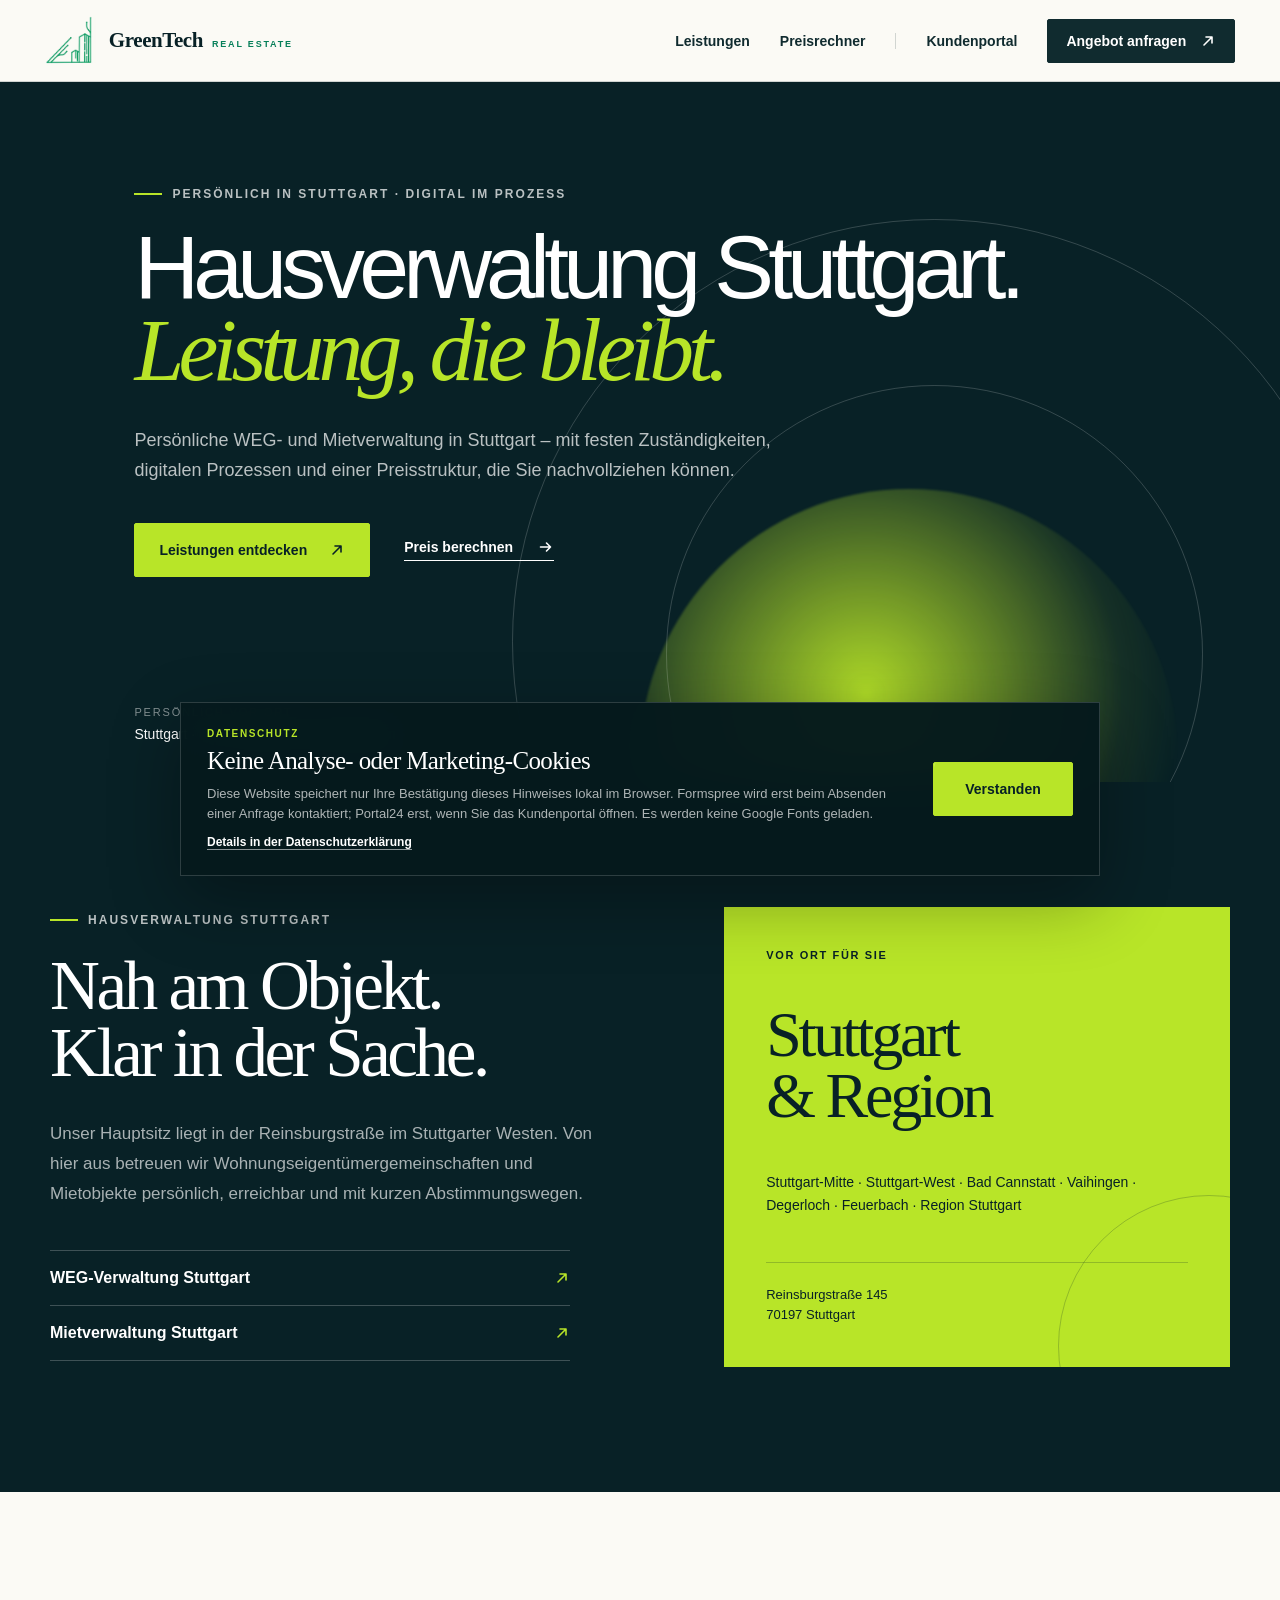
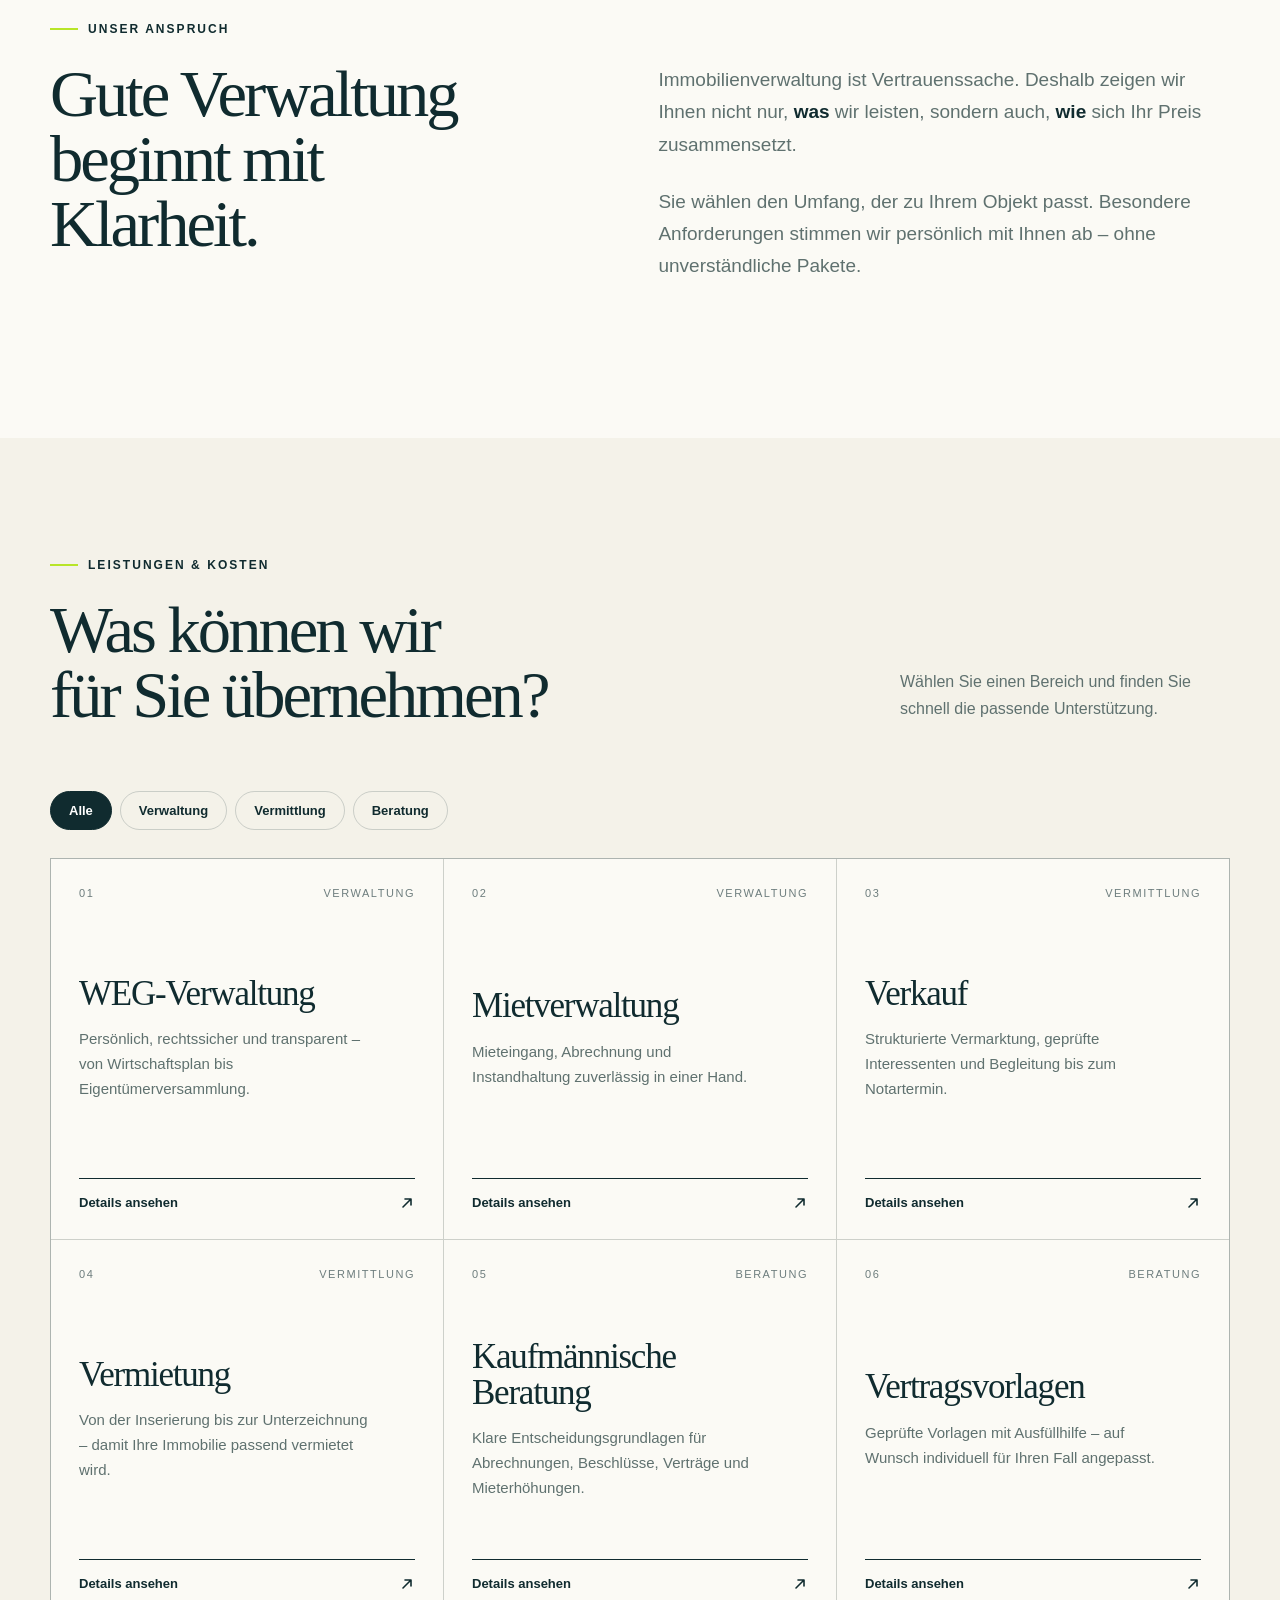
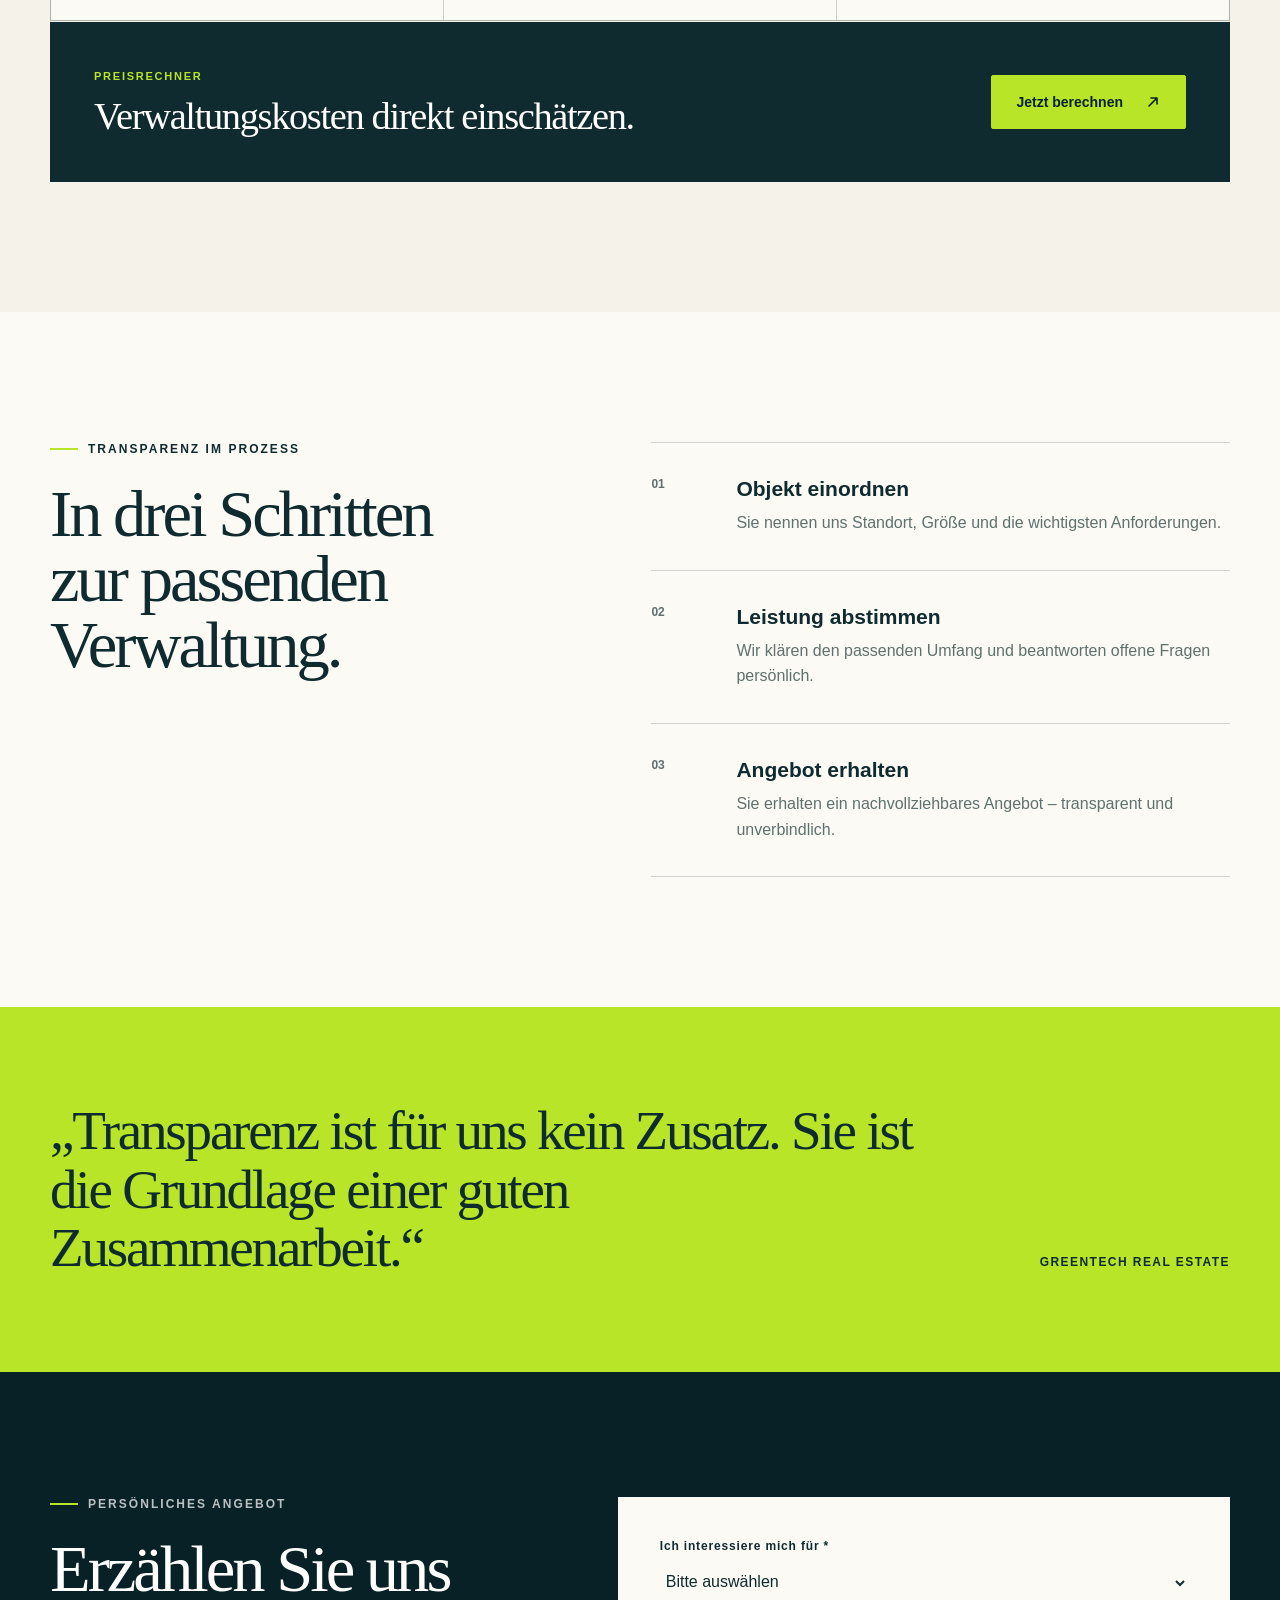
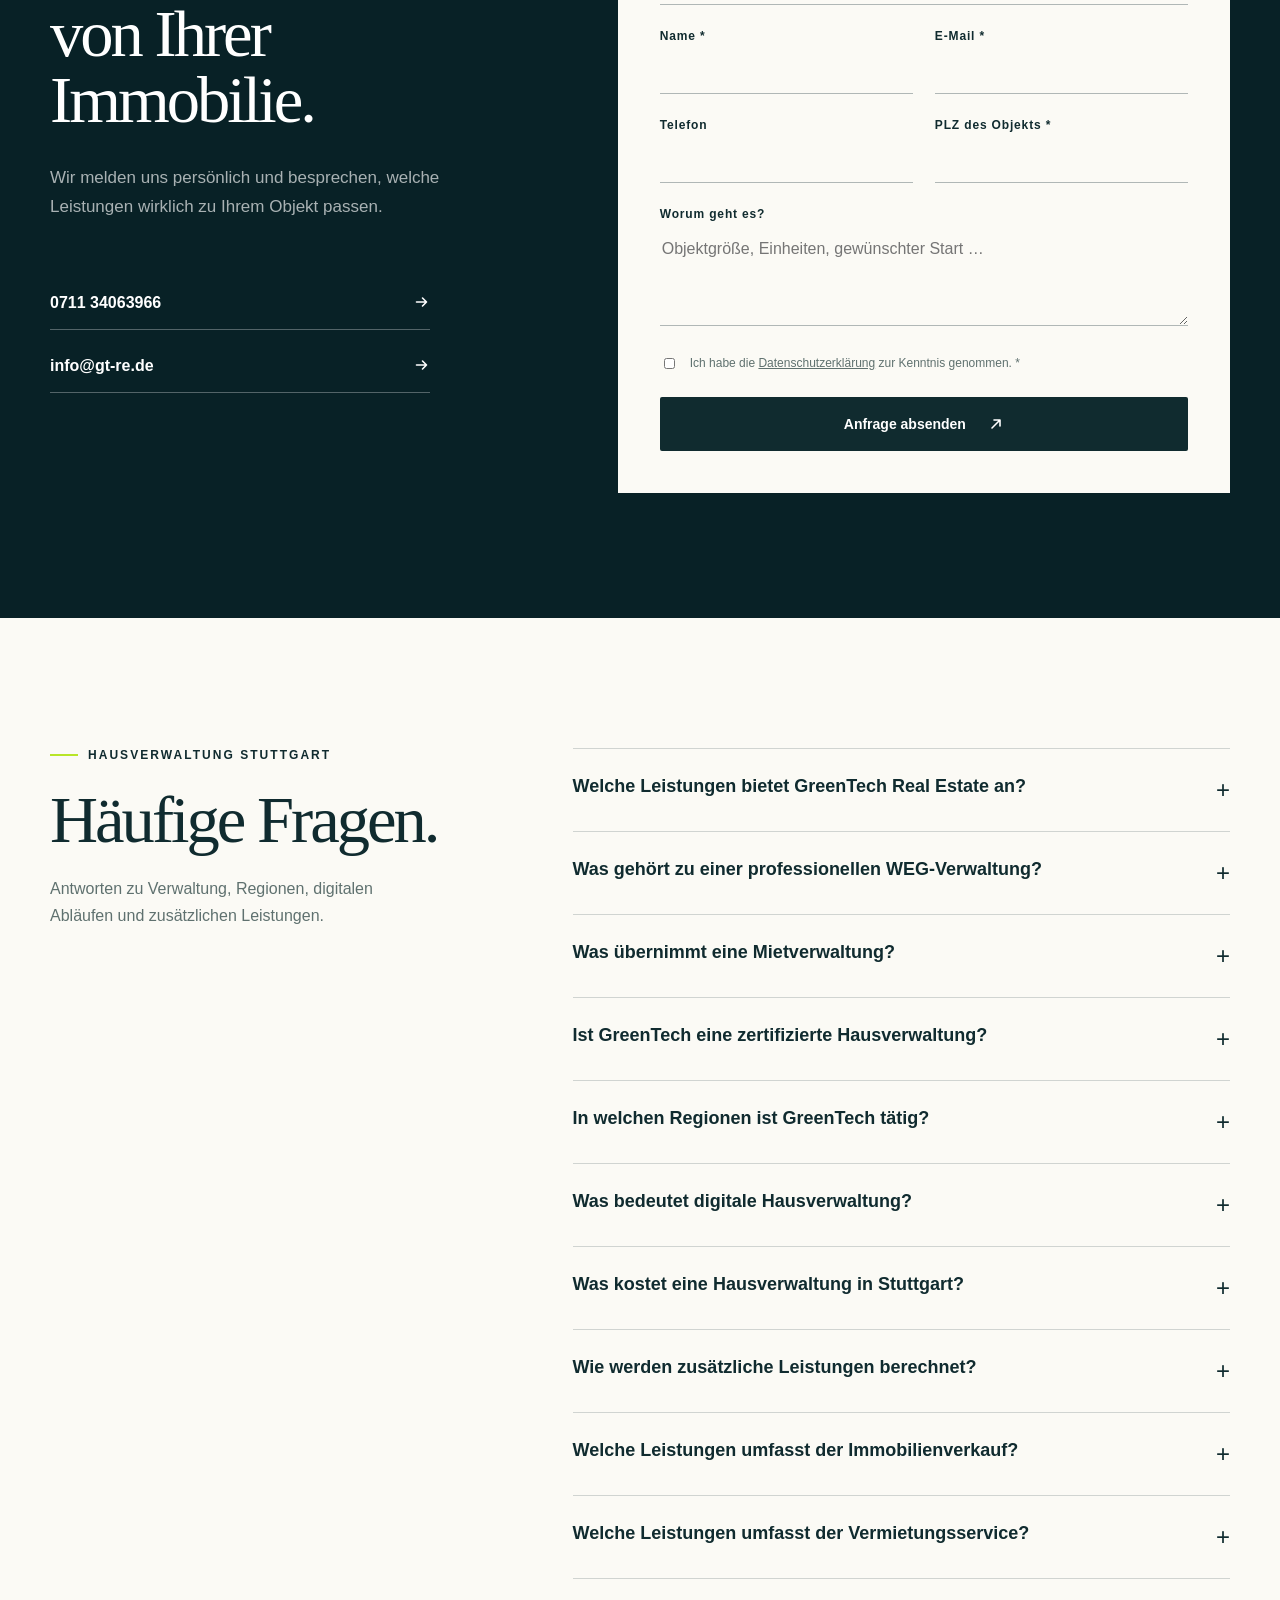
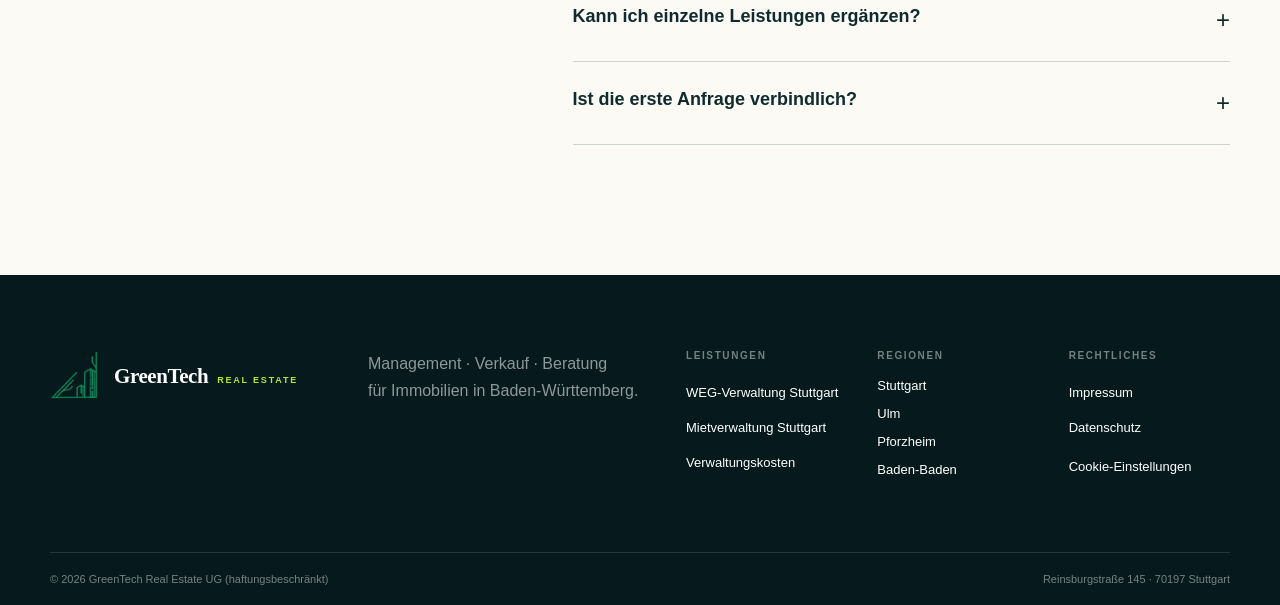
<file: index.html>
<!doctype html>
<html lang="de">
<head>
  <meta charset="utf-8">
  <meta name="viewport" content="width=device-width, initial-scale=1">
  <title>Hausverwaltung Stuttgart | GreenTech Real Estate</title>
  <meta name="description" content="Hausverwaltung in Stuttgart für WEGs und Mietobjekte: persönlich, transparent und digital. Leistungen und Verwaltungskosten direkt vergleichen.">
  <meta name="robots" content="index,follow,max-image-preview:large">
  <link rel="canonical" href="https://www.greentechrealestate.de/">
  <meta property="og:locale" content="de_DE"><meta property="og:type" content="website">
  <meta property="og:title" content="Hausverwaltung Stuttgart | GreenTech Real Estate">
  <meta property="og:description" content="Persönliche und transparente Hausverwaltung für WEGs und Mietobjekte in Stuttgart und der Region.">
  <meta property="og:url" content="https://www.greentechrealestate.de/">
  <script type="application/ld+json">{"@context":"https://schema.org","@type":["RealEstateAgent","LocalBusiness"],"@id":"https://www.greentechrealestate.de/#unternehmen","name":"GreenTech Real Estate UG (haftungsbeschränkt)","url":"https://www.greentechrealestate.de","telephone":"+49 711 34063966","email":"info@gt-re.de","address":{"@type":"PostalAddress","streetAddress":"Reinsburgstraße 145","postalCode":"70197","addressLocality":"Stuttgart","addressRegion":"Baden-Württemberg","addressCountry":"DE"},"areaServed":["Stuttgart","Ulm","Baden-Baden"]}</script>
  <link rel="stylesheet" href="styles.css?v=26">
  <script src="form-config.js" defer></script><script src="script.js" defer></script>
<script id="faq-schema" type="application/ld+json">{"@context":"https://schema.org","@type":"FAQPage","mainEntity":[{"@type":"Question","name":"Welche Leistungen bietet GreenTech Real Estate an?","acceptedAnswer":{"@type":"Answer","text":"Unser Portfolio umfasst WEG-Verwaltung, Mietverwaltung, Immobilienverkauf, Immobilienvermietung, kaufmännische Beratung und Vertragsvorlagen. Den passenden Umfang stimmen wir objektbezogen mit Ihnen ab."}},{"@type":"Question","name":"Was gehört zu einer professionellen WEG-Verwaltung?","acceptedAnswer":{"@type":"Answer","text":"Dazu zählen insbesondere Wirtschaftsplan und Hausgeldabrechnung, Konten- und Rücklagenverwaltung, die Organisation von Eigentümerversammlungen, Dienstleistersteuerung sowie die Begleitung von Instandhaltungs- und Versicherungsangelegenheiten."}},{"@type":"Question","name":"Was übernimmt eine Mietverwaltung?","acceptedAnswer":{"@type":"Answer","text":"Wir übernehmen unter anderem Mieteingangskontrolle, Mahnmanagement, Mietabrechnungen, laufende Kommunikation mit Mietparteien sowie die Koordination notwendiger Instandhaltungsmaßnahmen."}},{"@type":"Question","name":"Ist GreenTech eine zertifizierte Hausverwaltung?","acceptedAnswer":{"@type":"Answer","text":"Ja. Unsere fachliche Qualifikation basiert auf immobilienwirtschaftlichen Ausbildungen und weiterführenden Qualifikationen. Außerdem verfügen wir über die erforderlichen Erlaubnisse nach § 34c Gewerbeordnung für Immobilienmakler und Wohnimmobilienverwalter."}},{"@type":"Question","name":"In welchen Regionen ist GreenTech tätig?","acceptedAnswer":{"@type":"Answer","text":"Unser Hauptsitz ist in Stuttgart. Wir betreuen Immobilien in Baden-Württemberg, insbesondere in Stuttgart und der Region sowie unter anderem in Ulm, Pforzheim und Baden-Baden. Ob Ihr Objekt in unser aktuelles Betreuungsgebiet passt, prüfen wir gerne unverbindlich."}},{"@type":"Question","name":"Was bedeutet digitale Hausverwaltung?","acceptedAnswer":{"@type":"Answer","text":"Dokumente, Abrechnungen und Vorgänge werden strukturiert digital bereitgestellt und bearbeitet. Das schafft nachvollziehbare Abläufe, erleichtert die Kommunikation und ermöglicht Eigentümern einen ortsunabhängigen Zugriff auf wichtige Unterlagen."}},{"@type":"Question","name":"Was kostet eine Hausverwaltung in Stuttgart?","acceptedAnswer":{"@type":"Answer","text":"Der Preis hängt von Anzahl und Art der Einheiten, Alter, Zustand, Nutzung, Rücklagen und Leistungsumfang ab. Unser Preisrechner liefert eine erste unverbindliche Orientierung; anschließend erhalten Sie ein objektbezogenes Angebot."}},{"@type":"Question","name":"Wie werden zusätzliche Leistungen berechnet?","acceptedAnswer":{"@type":"Answer","text":"Zusätzliche Leistungen, die nicht im vereinbarten Grundumfang enthalten sind, werden nach vorheriger Abstimmung mit 119,00 € brutto je Stunde berechnet, sofern im individuellen Angebot nichts Abweichendes vereinbart wurde."}},{"@type":"Question","name":"Welche Leistungen umfasst der Immobilienverkauf?","acceptedAnswer":{"@type":"Answer","text":"Wir begleiten den Prozess von der Wertermittlung und Unterlagenaufbereitung über Exposé, Vermarktung und Interessentenauswahl bis zu Verhandlung, Notartermin und Kaufvertragsabwicklung."}},{"@type":"Question","name":"Welche Leistungen umfasst der Vermietungsservice?","acceptedAnswer":{"@type":"Answer","text":"Wir übernehmen Inserierung, Bearbeitung und Vorauswahl der Anfragen, Solvenzprüfung, Besichtigungskoordination sowie Mietvertragsverhandlung und Vertragsvorbereitung."}},{"@type":"Question","name":"Kann ich einzelne Leistungen ergänzen?","acceptedAnswer":{"@type":"Answer","text":"Ja. Zusätzliche Leistungen werden passend zum Objekt abgestimmt und transparent im Angebot beziehungsweise vor der Beauftragung ausgewiesen."}},{"@type":"Question","name":"Ist die erste Anfrage verbindlich?","acceptedAnswer":{"@type":"Answer","text":"Nein. Die erste Anfrage und das persönliche Kennenlernen sind unverbindlich."}}]}</script></head>
<body>
  <header class="site-header">
    <a class="brand brand-logo" href="index.html" aria-label="GreenTech Real Estate – Startseite"><span class="brand-symbol" aria-hidden="true"><img src="[data-uri]" alt="" width="380" height="132"></span><span class="brand-name"><strong>GreenTech</strong><span>Real Estate</span></span></a>
    <button class="menu-button" type="button" aria-label="Menü öffnen" aria-expanded="false"><span></span><span></span></button>
    <nav class="main-nav" aria-label="Hauptnavigation">
      <a href="#leistungen">Leistungen</a><a href="preise.html">Preisrechner</a>
      <a class="nav-login" href="https://portal.greentechrealestate.de/user/auth/login">Kundenportal</a>
      <a class="button button-small" href="#anfrage">Angebot anfragen <span class="arrow-icon" aria-hidden="true"><svg viewBox="0 0 16 16" focusable="false"><path d="M4 12 12 4M6 4h6v6"></path></svg></span></a>
    </nav><span class="scroll-progress" aria-hidden="true"></span>
  </header>

  <main>
    <section class="hero" id="top">
      <div class="hero-orbit orbit-one"></div><div class="hero-orbit orbit-two"></div>
      <div class="hero-content">
        <p class="eyebrow light"><span></span> Persönlich in Stuttgart · digital im Prozess</p>
        <h1>Hausverwaltung Stuttgart.<br><em>Leistung, die bleibt.</em></h1>
        <p class="hero-copy">Persönliche WEG- und Mietverwaltung in Stuttgart – mit festen Zuständigkeiten, digitalen Prozessen und einer Preisstruktur, die Sie nachvollziehen können.</p>
        <div class="hero-actions">
          <a class="button button-light" href="#leistungen">Leistungen entdecken <span class="arrow-icon" aria-hidden="true"><svg viewBox="0 0 16 16" focusable="false"><path d="M4 12 12 4M6 4h6v6"></path></svg></span></a>
          <a class="text-link light-link" href="preise.html">Preis berechnen <span class="arrow-icon arrow-icon-right" aria-hidden="true"><svg viewBox="0 0 16 16" focusable="false"><path d="M3 8h10M9 4l4 4-4 4"></path></svg></span></a>
        </div>
      </div>
      <div class="hero-meta"><span>Persönlich vor Ort</span><p>Stuttgart · Ulm · Pforzheim · Baden-Baden</p></div>
    </section>

    <section class="location-section" id="stuttgart"><div class="section-shell location-grid">
      <div class="location-copy reveal"><p class="eyebrow light"><span></span> Hausverwaltung Stuttgart</p><h2>Nah am Objekt.<br>Klar in der Sache.</h2><p>Unser Hauptsitz liegt in der Reinsburgstraße im Stuttgarter Westen. Von hier aus betreuen wir Wohnungseigentümergemeinschaften und Mietobjekte persönlich, erreichbar und mit kurzen Abstimmungswegen.</p><div class="location-links"><a href="weg-verwaltung.html">WEG-Verwaltung Stuttgart <span class="arrow-icon" aria-hidden="true"><svg viewBox="0 0 16 16" focusable="false"><path d="M4 12 12 4M6 4h6v6"></path></svg></span></a><a href="mietverwaltung.html">Mietverwaltung Stuttgart <span class="arrow-icon" aria-hidden="true"><svg viewBox="0 0 16 16" focusable="false"><path d="M4 12 12 4M6 4h6v6"></path></svg></span></a></div></div>
      <div class="location-card reveal"><span>Vor Ort für Sie</span><strong>Stuttgart<br>&amp; Region</strong><p>Stuttgart-Mitte · Stuttgart-West · Bad Cannstatt · Vaihingen · Degerloch · Feuerbach · Region Stuttgart</p><address>Reinsburgstraße 145<br>70197 Stuttgart</address></div>
    </div></section>

    <section class="intro section-shell">
      <div><p class="eyebrow"><span></span> Unser Anspruch</p><h2>Gute Verwaltung beginnt mit Klarheit.</h2></div>
      <div class="intro-copy">
        <p>Immobilienverwaltung ist Vertrauenssache. Deshalb zeigen wir Ihnen nicht nur, <strong>was</strong> wir leisten, sondern auch, <strong>wie</strong> sich Ihr Preis zusammensetzt.</p>
        <p>Sie wählen den Umfang, der zu Ihrem Objekt passt. Besondere Anforderungen stimmen wir persönlich mit Ihnen ab – ohne unverständliche Pakete.</p>
      </div>
    </section>

    <section class="services-section" id="leistungen">
      <div class="section-shell">
        <div class="section-heading">
          <div><p class="eyebrow"><span></span> Leistungen &amp; Kosten</p><h2>Was können wir<br>für Sie übernehmen?</h2></div>
          <p>Wählen Sie einen Bereich und finden Sie schnell die passende Unterstützung.</p>
        </div>
        <div class="filter-row" role="group" aria-label="Leistungen filtern" aria-controls="service-results">
          <button class="filter active" type="button" data-filter="Alle" aria-pressed="true">Alle</button>
          <button class="filter" type="button" data-filter="Verwaltung" aria-pressed="false">Verwaltung</button>
          <button class="filter" type="button" data-filter="Vermittlung" aria-pressed="false">Vermittlung</button>
          <button class="filter" type="button" data-filter="Beratung" aria-pressed="false">Beratung</button>
        </div>
        <div class="service-grid" id="service-results" aria-live="polite">
          <article class="service-card featured" data-category="Verwaltung"><div class="card-topline"><span>01</span><span>Verwaltung</span></div><div><h3>WEG-Verwaltung</h3><p>Persönlich, rechtssicher und transparent – von Wirtschaftsplan bis Eigentümerversammlung.</p></div><a href="weg-verwaltung.html">Details ansehen <span class="arrow-icon" aria-hidden="true"><svg viewBox="0 0 16 16" focusable="false"><path d="M4 12 12 4M6 4h6v6"></path></svg></span></a></article>
          <article class="service-card" data-category="Verwaltung"><div class="card-topline"><span>02</span><span>Verwaltung</span></div><div><h3>Mietverwaltung</h3><p>Mieteingang, Abrechnung und Instandhaltung zuverlässig in einer Hand.</p></div><a href="mietverwaltung.html">Details ansehen <span class="arrow-icon" aria-hidden="true"><svg viewBox="0 0 16 16" focusable="false"><path d="M4 12 12 4M6 4h6v6"></path></svg></span></a></article>
          <article class="service-card" data-category="Vermittlung"><div class="card-topline"><span>03</span><span>Vermittlung</span></div><div><h3>Verkauf</h3><p>Strukturierte Vermarktung, geprüfte Interessenten und Begleitung bis zum Notartermin.</p></div><a href="immobilienverkauf.html">Details ansehen <span class="arrow-icon" aria-hidden="true"><svg viewBox="0 0 16 16" focusable="false"><path d="M4 12 12 4M6 4h6v6"></path></svg></span></a></article>
          <article class="service-card" data-category="Vermittlung"><div class="card-topline"><span>04</span><span>Vermittlung</span></div><div><h3>Vermietung</h3><p>Von der Inserierung bis zur Unterzeichnung – damit Ihre Immobilie passend vermietet wird.</p></div><a href="immobilienvermietung.html">Details ansehen <span class="arrow-icon" aria-hidden="true"><svg viewBox="0 0 16 16" focusable="false"><path d="M4 12 12 4M6 4h6v6"></path></svg></span></a></article>
          <article class="service-card" data-category="Beratung"><div class="card-topline"><span>05</span><span>Beratung</span></div><div><h3>Kaufmännische Beratung</h3><p>Klare Entscheidungsgrundlagen für Abrechnungen, Beschlüsse, Verträge und Mieterhöhungen.</p></div><a href="kaufmaennische-beratung.html">Details ansehen <span class="arrow-icon" aria-hidden="true"><svg viewBox="0 0 16 16" focusable="false"><path d="M4 12 12 4M6 4h6v6"></path></svg></span></a></article>
          <article class="service-card" data-category="Beratung"><div class="card-topline"><span>06</span><span>Beratung</span></div><div><h3>Vertragsvorlagen</h3><p>Geprüfte Vorlagen mit Ausfüllhilfe – auf Wunsch individuell für Ihren Fall angepasst.</p></div><a href="vertragsvorlagen.html">Details ansehen <span class="arrow-icon" aria-hidden="true"><svg viewBox="0 0 16 16" focusable="false"><path d="M4 12 12 4M6 4h6v6"></path></svg></span></a></article>
        </div>
        <div class="price-teaser"><div><span>Preisrechner</span><h3>Verwaltungskosten direkt einschätzen.</h3></div><a class="button button-light" href="preise.html">Jetzt berechnen <span class="arrow-icon" aria-hidden="true"><svg viewBox="0 0 16 16" focusable="false"><path d="M4 12 12 4M6 4h6v6"></path></svg></span></a></div>
      </div>
    </section>

    <section class="transparency section-shell" id="ablauf">
      <div><p class="eyebrow"><span></span> Transparenz im Prozess</p><h2>In drei Schritten<br>zur passenden Verwaltung.</h2></div>
      <ol class="steps">
        <li><span>01</span><div><h3>Objekt einordnen</h3><p>Sie nennen uns Standort, Größe und die wichtigsten Anforderungen.</p></div></li>
        <li><span>02</span><div><h3>Leistung abstimmen</h3><p>Wir klären den passenden Umfang und beantworten offene Fragen persönlich.</p></div></li>
        <li><span>03</span><div><h3>Angebot erhalten</h3><p>Sie erhalten ein nachvollziehbares Angebot – transparent und unverbindlich.</p></div></li>
      </ol>
    </section>

    <section class="quote-band"><div class="section-shell quote-inner"><p>„Transparenz ist für uns kein Zusatz. Sie ist die Grundlage einer guten Zusammenarbeit.“</p><span>GreenTech Real Estate</span></div></section>

    <section class="contact-section" id="anfrage">
      <div class="section-shell contact-grid">
        <div class="contact-copy">
          <p class="eyebrow light"><span></span> Persönliches Angebot</p><h2>Erzählen Sie uns<br>von Ihrer Immobilie.</h2>
          <p>Wir melden uns persönlich und besprechen, welche Leistungen wirklich zu Ihrem Objekt passen.</p>
          <div class="contact-direct"><a href="tel:+4971134063966">0711 34063966 <span class="arrow-icon arrow-icon-right" aria-hidden="true"><svg viewBox="0 0 16 16" focusable="false"><path d="M3 8h10M9 4l4 4-4 4"></path></svg></span></a><a href="mailto:info@gt-re.de">info@gt-re.de <span class="arrow-icon arrow-icon-right" aria-hidden="true"><svg viewBox="0 0 16 16" focusable="false"><path d="M3 8h10M9 4l4 4-4 4"></path></svg></span></a></div>
        </div>
        <div class="form-success" data-form-success hidden role="status" tabindex="-1">
          <span class="form-success-icon" aria-hidden="true"><svg viewBox="0 0 24 24" focusable="false"><path d="m5 12.5 4.2 4.2L19 7"></path></svg></span>
          <p class="eyebrow"><span></span> Anfrage gesendet</p>
          <h3>Vielen Dank!</h3>
          <p>Ihre Anfrage wurde erfolgreich übermittelt. Wir melden uns persönlich bei Ihnen.</p>
          <button class="button button-submit" type="button" data-form-reset>Weitere Anfrage senden <span class="arrow-icon arrow-icon-right" aria-hidden="true"><svg viewBox="0 0 16 16" focusable="false"><path d="M3 8h10M9 4l4 4-4 4"></path></svg></span></button>
        </div>
        <form class="inquiry-form" action="https://formspree.io/f/xyezyrjy" method="POST" accept-charset="UTF-8">
          <input type="text" name="_gotcha" class="honeypot" tabindex="-1" autocomplete="off">
          <input type="hidden" name="_subject" value="Neue Anfrage über greentechrealestate.de">
          <label><span>Ich interessiere mich für *</span><select name="Leistung" required><option value="" selected disabled>Bitte auswählen</option><option>WEG-Verwaltung</option><option>Mietverwaltung</option><option>Immobilienverkauf</option><option>Immobilienvermietung</option><option>Kaufmännische Beratung</option><option>Sonstiges</option></select></label>
          <div class="form-row"><label><span>Name *</span><input type="text" name="Name" autocomplete="name" required></label><label><span>E-Mail *</span><input type="email" name="email" autocomplete="email" required></label></div>
          <div class="form-row"><label><span>Telefon</span><input type="tel" name="Telefon" autocomplete="tel"></label><label><span>PLZ des Objekts *</span><input type="text" name="PLZ" inputmode="numeric" pattern="[0-9]{5}" required></label></div>
          <label><span>Worum geht es?</span><textarea name="Nachricht" rows="4" placeholder="Objektgröße, Einheiten, gewünschter Start …"></textarea></label>
          <label class="checkbox-label"><input type="checkbox" name="Datenschutz" value="zur Kenntnis genommen" required><span>Ich habe die <a href="datenschutz.html">Datenschutzerklärung</a> zur Kenntnis genommen. *</span></label>
          <button class="button button-submit" type="submit"><span data-submit-text>Anfrage absenden</span> <span class="arrow-icon" aria-hidden="true"><svg viewBox="0 0 16 16" focusable="false"><path d="M4 12 12 4M6 4h6v6"></path></svg></span></button>
          <p class="form-error" data-form-error role="alert" hidden>Die Anfrage konnte gerade nicht gesendet werden. Bitte versuchen Sie es erneut oder schreiben Sie uns an <a href="mailto:info@gt-re.de">info@gt-re.de</a>.</p>
        </form>
      </div>
    </section>

    <section class="faq-section section-shell" id="faq"><div><p class="eyebrow"><span></span> Hausverwaltung Stuttgart</p><h2>Häufige Fragen.</h2><p class="faq-intro">Antworten zu Verwaltung, Regionen, digitalen Abläufen und zusätzlichen Leistungen.</p></div><div class="faq-list"><details><summary>Welche Leistungen bietet GreenTech Real Estate an?<span>+</span></summary><p>Unser Portfolio umfasst WEG-Verwaltung, Mietverwaltung, Immobilienverkauf, Immobilienvermietung, kaufmännische Beratung und Vertragsvorlagen. Den passenden Umfang stimmen wir objektbezogen mit Ihnen ab.</p></details><details><summary>Was gehört zu einer professionellen WEG-Verwaltung?<span>+</span></summary><p>Dazu zählen insbesondere Wirtschaftsplan und Hausgeldabrechnung, Konten- und Rücklagenverwaltung, die Organisation von Eigentümerversammlungen, Dienstleistersteuerung sowie die Begleitung von Instandhaltungs- und Versicherungsangelegenheiten.</p></details><details><summary>Was übernimmt eine Mietverwaltung?<span>+</span></summary><p>Wir übernehmen unter anderem Mieteingangskontrolle, Mahnmanagement, Mietabrechnungen, laufende Kommunikation mit Mietparteien sowie die Koordination notwendiger Instandhaltungsmaßnahmen.</p></details><details><summary>Ist GreenTech eine zertifizierte Hausverwaltung?<span>+</span></summary><p>Ja. Unsere fachliche Qualifikation basiert auf immobilienwirtschaftlichen Ausbildungen und weiterführenden Qualifikationen. Außerdem verfügen wir über die erforderlichen Erlaubnisse nach § 34c Gewerbeordnung für Immobilienmakler und Wohnimmobilienverwalter.</p></details><details><summary>In welchen Regionen ist GreenTech tätig?<span>+</span></summary><p>Unser Hauptsitz ist in Stuttgart. Wir betreuen Immobilien in Baden-Württemberg, insbesondere in Stuttgart und der Region sowie unter anderem in Ulm, Pforzheim und Baden-Baden. Ob Ihr Objekt in unser aktuelles Betreuungsgebiet passt, prüfen wir gerne unverbindlich.</p></details><details><summary>Was bedeutet digitale Hausverwaltung?<span>+</span></summary><p>Dokumente, Abrechnungen und Vorgänge werden strukturiert digital bereitgestellt und bearbeitet. Das schafft nachvollziehbare Abläufe, erleichtert die Kommunikation und ermöglicht Eigentümern einen ortsunabhängigen Zugriff auf wichtige Unterlagen.</p></details><details><summary>Was kostet eine Hausverwaltung in Stuttgart?<span>+</span></summary><p>Der Preis hängt von Anzahl und Art der Einheiten, Alter, Zustand, Nutzung, Rücklagen und Leistungsumfang ab. Unser Preisrechner liefert eine erste unverbindliche Orientierung; anschließend erhalten Sie ein objektbezogenes Angebot.</p></details><details><summary>Wie werden zusätzliche Leistungen berechnet?<span>+</span></summary><p>Zusätzliche Leistungen, die nicht im vereinbarten Grundumfang enthalten sind, werden nach vorheriger Abstimmung mit 119,00 € brutto je Stunde berechnet, sofern im individuellen Angebot nichts Abweichendes vereinbart wurde.</p></details><details><summary>Welche Leistungen umfasst der Immobilienverkauf?<span>+</span></summary><p>Wir begleiten den Prozess von der Wertermittlung und Unterlagenaufbereitung über Exposé, Vermarktung und Interessentenauswahl bis zu Verhandlung, Notartermin und Kaufvertragsabwicklung.</p></details><details><summary>Welche Leistungen umfasst der Vermietungsservice?<span>+</span></summary><p>Wir übernehmen Inserierung, Bearbeitung und Vorauswahl der Anfragen, Solvenzprüfung, Besichtigungskoordination sowie Mietvertragsverhandlung und Vertragsvorbereitung.</p></details><details><summary>Kann ich einzelne Leistungen ergänzen?<span>+</span></summary><p>Ja. Zusätzliche Leistungen werden passend zum Objekt abgestimmt und transparent im Angebot beziehungsweise vor der Beauftragung ausgewiesen.</p></details><details><summary>Ist die erste Anfrage verbindlich?<span>+</span></summary><p>Nein. Die erste Anfrage und das persönliche Kennenlernen sind unverbindlich.</p></details></div></section>
  </main>

  <footer>
    <div class="footer-top section-shell">
      <a class="brand brand-logo footer-logo" href="index.html" aria-label="GreenTech Real Estate – Startseite"><span class="brand-symbol" aria-hidden="true"><img src="[data-uri]" alt="" width="380" height="132"></span><span class="brand-name"><strong>GreenTech</strong><span>Real Estate</span></span></a>
      <p>Management · Verkauf · Beratung<br>für Immobilien in Baden-Württemberg.</p>
      <div class="footer-navigation"><nav class="footer-links" aria-label="Leistungen"><strong>Leistungen</strong><a href="weg-verwaltung.html">WEG-Verwaltung Stuttgart</a><a href="mietverwaltung.html">Mietverwaltung Stuttgart</a><a href="preise.html">Verwaltungskosten</a></nav><nav class="footer-links" aria-label="Regionen"><strong>Regionen</strong><a href="index.html#stuttgart">Stuttgart</a><a href="hausverwaltung-ulm.html">Ulm</a><a href="hausverwaltung-pforzheim.html">Pforzheim</a><a href="hausverwaltung-baden-baden.html">Baden-Baden</a></nav><nav class="footer-links" aria-label="Rechtliches"><strong>Rechtliches</strong><a href="impressum.html">Impressum</a><a href="datenschutz.html">Datenschutz</a><button class="footer-cookie-button" type="button" data-cookie-settings>Cookie-Einstellungen</button></nav></div>
    </div>
    <div class="footer-bottom section-shell"><span>© 2026 GreenTech Real Estate UG (haftungsbeschränkt)</span><span>Reinsburgstraße 145 · 70197 Stuttgart</span></div>
  </footer>
</body>
</html>
</file>
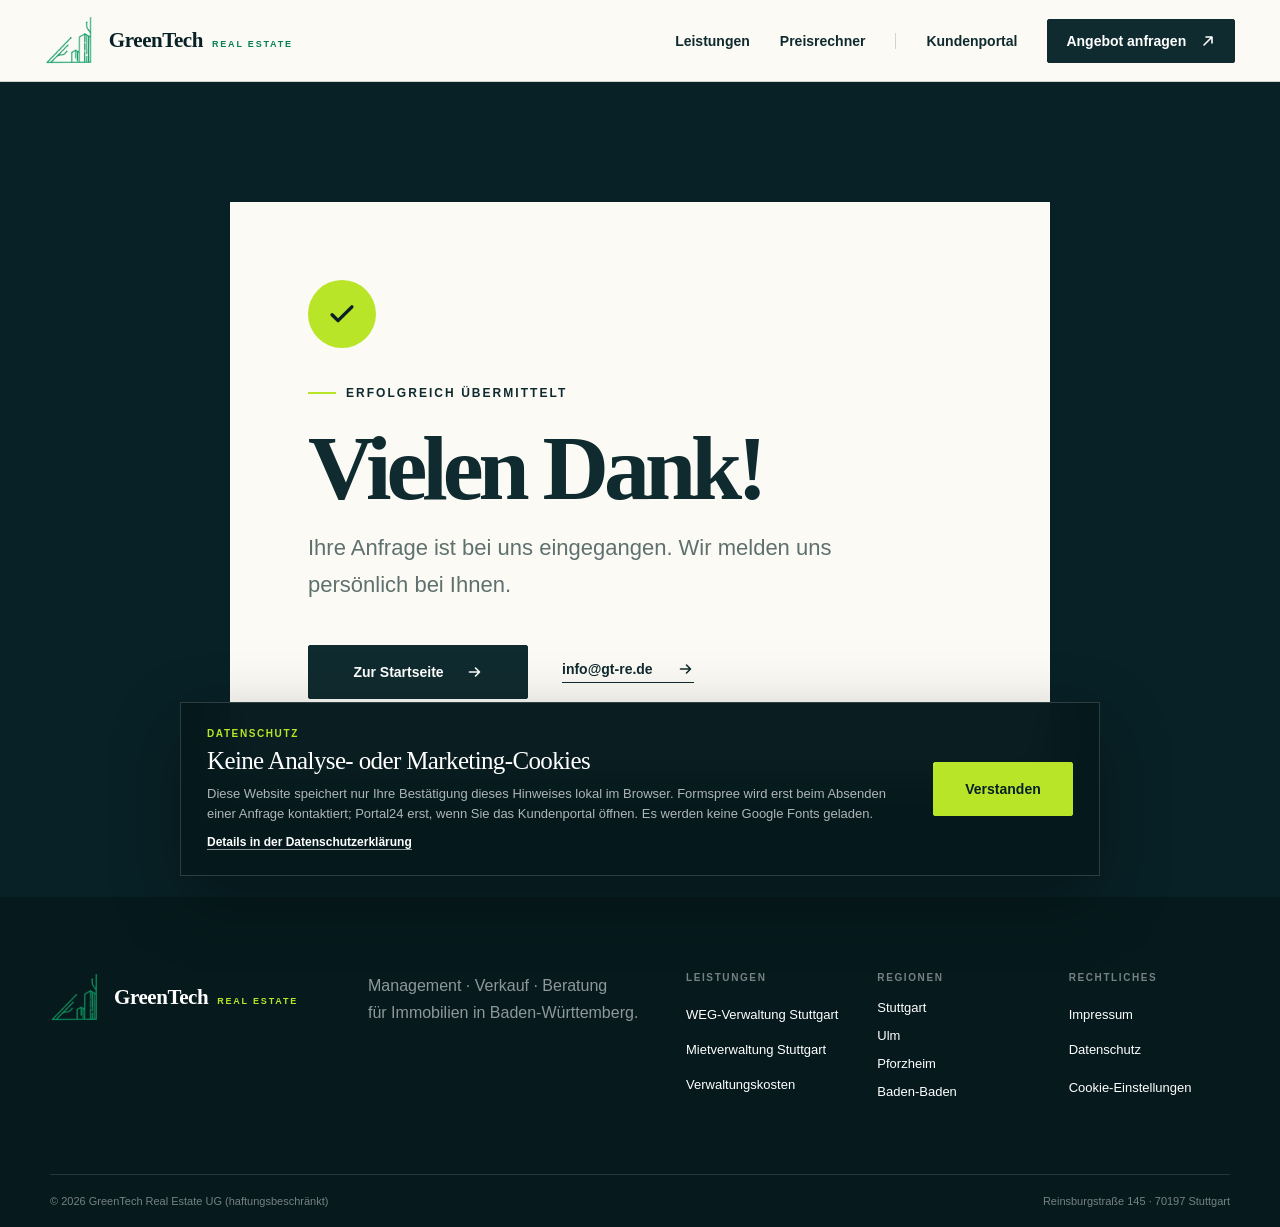
<file: danke.html>
<!doctype html><html lang="de"><head><meta charset="utf-8"><meta name="viewport" content="width=device-width,initial-scale=1"><title>Vielen Dank für Ihre Anfrage | GreenTech Real Estate</title><meta name="description" content="Ihre Anfrage an GreenTech Real Estate wurde erfolgreich übermittelt."><meta name="robots" content="noindex,follow"><link rel="canonical" href="https://www.greentechrealestate.de/danke.html"><meta property="og:locale" content="de_DE"><meta property="og:type" content="website"><meta property="og:title" content="Vielen Dank für Ihre Anfrage | GreenTech Real Estate"><meta property="og:description" content="Ihre Anfrage an GreenTech Real Estate wurde erfolgreich übermittelt."><meta property="og:url" content="https://www.greentechrealestate.de/danke.html"><script type="application/ld+json">{"@context":"https://schema.org","@type":["RealEstateAgent","LocalBusiness"],"@id":"https://www.greentechrealestate.de/#unternehmen","name":"GreenTech Real Estate UG (haftungsbeschränkt)","url":"https://www.greentechrealestate.de","logo":"https://www.greentechrealestate.de/assets/greentech-logo.png","telephone":"+49 711 34063966","email":"info@gt-re.de","address":{"@type":"PostalAddress","streetAddress":"Reinsburgstraße 145","postalCode":"70197","addressLocality":"Stuttgart","addressRegion":"Baden-Württemberg","addressCountry":"DE"},"areaServed":["Stuttgart","Ulm","Pforzheim","Baden-Baden"]}</script><link rel="stylesheet" href="styles.css?v=26"><style>@media(max-width:960px){.calculator-layout{gap:0!important;row-gap:0!important}.calculator-controls{margin-bottom:0!important}.result-card{margin-top:0!important}}</style><script src="form-config.js" defer></script><script src="script.js" defer></script></head><body><header class="site-header"><a class="brand brand-logo" href="index.html" aria-label="GreenTech Real Estate – Startseite"><span class="brand-symbol" aria-hidden="true"><img src="[data-uri]" alt="" width="380" height="132"></span><span class="brand-name"><strong>GreenTech</strong><span>Real Estate</span></span></a><button class="menu-button" type="button" aria-label="Menü öffnen" aria-expanded="false"><span></span><span></span></button><nav class="main-nav"><a href="index.html#leistungen">Leistungen</a><a href="preise.html">Preisrechner</a><a class="nav-login" href="https://portal.greentechrealestate.de/user/auth/login">Kundenportal</a><a class="button button-small" href="index.html#anfrage">Angebot anfragen <span class="arrow-icon" aria-hidden="true"><svg viewBox="0 0 16 16" focusable="false"><path d="M4 12 12 4M6 4h6v6"></path></svg></span></a></nav><span class="scroll-progress" aria-hidden="true"></span></header><main class="page-transition"><section class="thank-you-page"><div class="thank-you-section section-shell"><div class="thank-you-card"><span class="thank-you-icon" aria-hidden="true"><svg viewBox="0 0 24 24" focusable="false"><path d="m5 12.5 4.2 4.2L19 7"></path></svg></span><p class="eyebrow"><span></span> Erfolgreich übermittelt</p><h1>Vielen Dank!</h1><p class="thank-you-lead">Ihre Anfrage ist bei uns eingegangen. Wir melden uns persönlich bei Ihnen.</p><div class="thank-you-actions"><a class="button" href="index.html">Zur Startseite <span class="arrow-icon arrow-icon-right" aria-hidden="true"><svg viewBox="0 0 16 16" focusable="false"><path d="M3 8h10M9 4l4 4-4 4"></path></svg></span></a><a class="text-link" href="mailto:info@gt-re.de">info@gt-re.de <span class="arrow-icon arrow-icon-right" aria-hidden="true"><svg viewBox="0 0 16 16" focusable="false"><path d="M3 8h10M9 4l4 4-4 4"></path></svg></span></a></div></div></div></section></main><footer><div class="footer-top section-shell"><a class="brand brand-logo footer-logo" href="index.html" aria-label="GreenTech Real Estate – Startseite"><span class="brand-symbol" aria-hidden="true"><img src="[data-uri]" alt="" width="380" height="132"></span><span class="brand-name"><strong>GreenTech</strong><span>Real Estate</span></span></a><p>Management · Verkauf · Beratung<br>für Immobilien in Baden-Württemberg.</p><div class="footer-navigation"><nav class="footer-links" aria-label="Leistungen"><strong>Leistungen</strong><a href="weg-verwaltung.html">WEG-Verwaltung Stuttgart</a><a href="mietverwaltung.html">Mietverwaltung Stuttgart</a><a href="preise.html">Verwaltungskosten</a></nav><nav class="footer-links" aria-label="Regionen"><strong>Regionen</strong><a href="index.html#stuttgart">Stuttgart</a><a href="hausverwaltung-ulm.html">Ulm</a><a href="hausverwaltung-pforzheim.html">Pforzheim</a><a href="hausverwaltung-baden-baden.html">Baden-Baden</a></nav><nav class="footer-links" aria-label="Rechtliches"><strong>Rechtliches</strong><a href="impressum.html">Impressum</a><a href="datenschutz.html">Datenschutz</a><button class="footer-cookie-button" type="button" data-cookie-settings>Cookie-Einstellungen</button></nav></div></div><div class="footer-bottom section-shell"><span>© 2026 GreenTech Real Estate UG (haftungsbeschränkt)</span><span>Reinsburgstraße 145 · 70197 Stuttgart</span></div></footer></body></html>
</file>
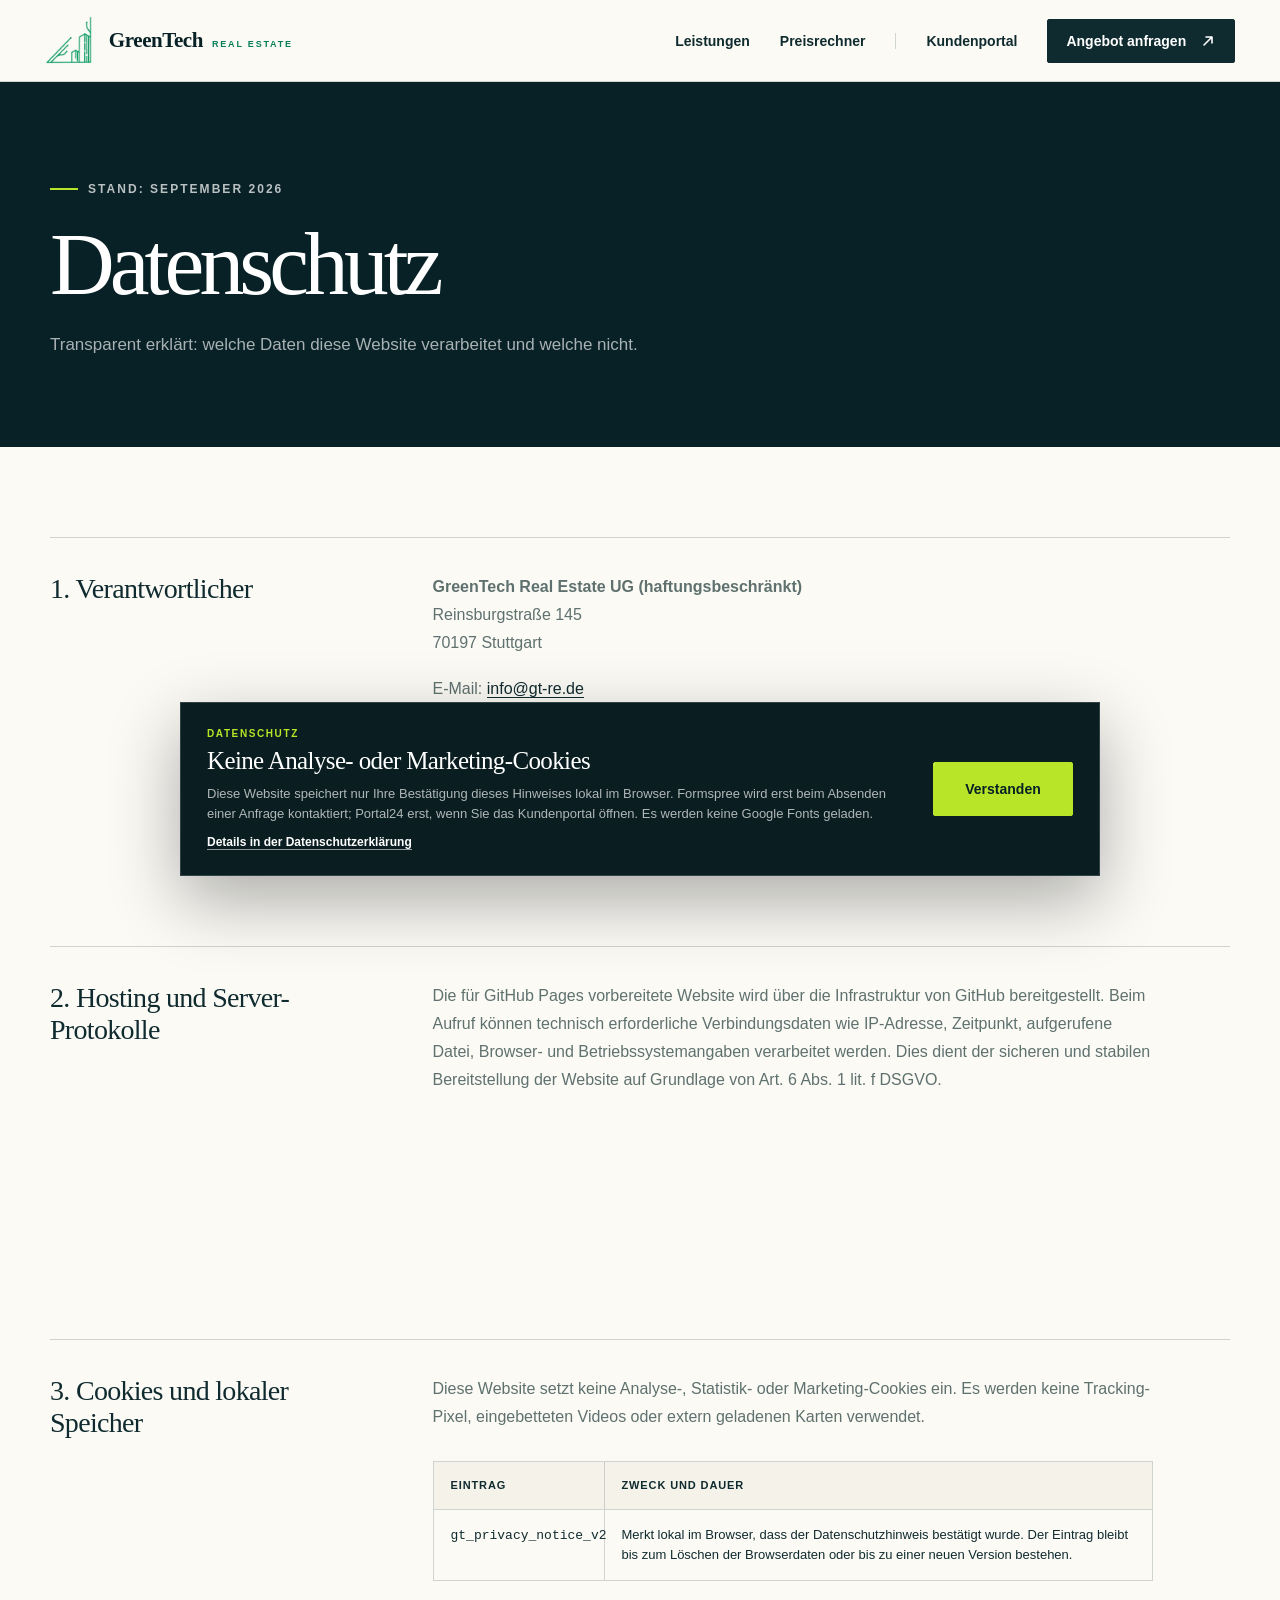
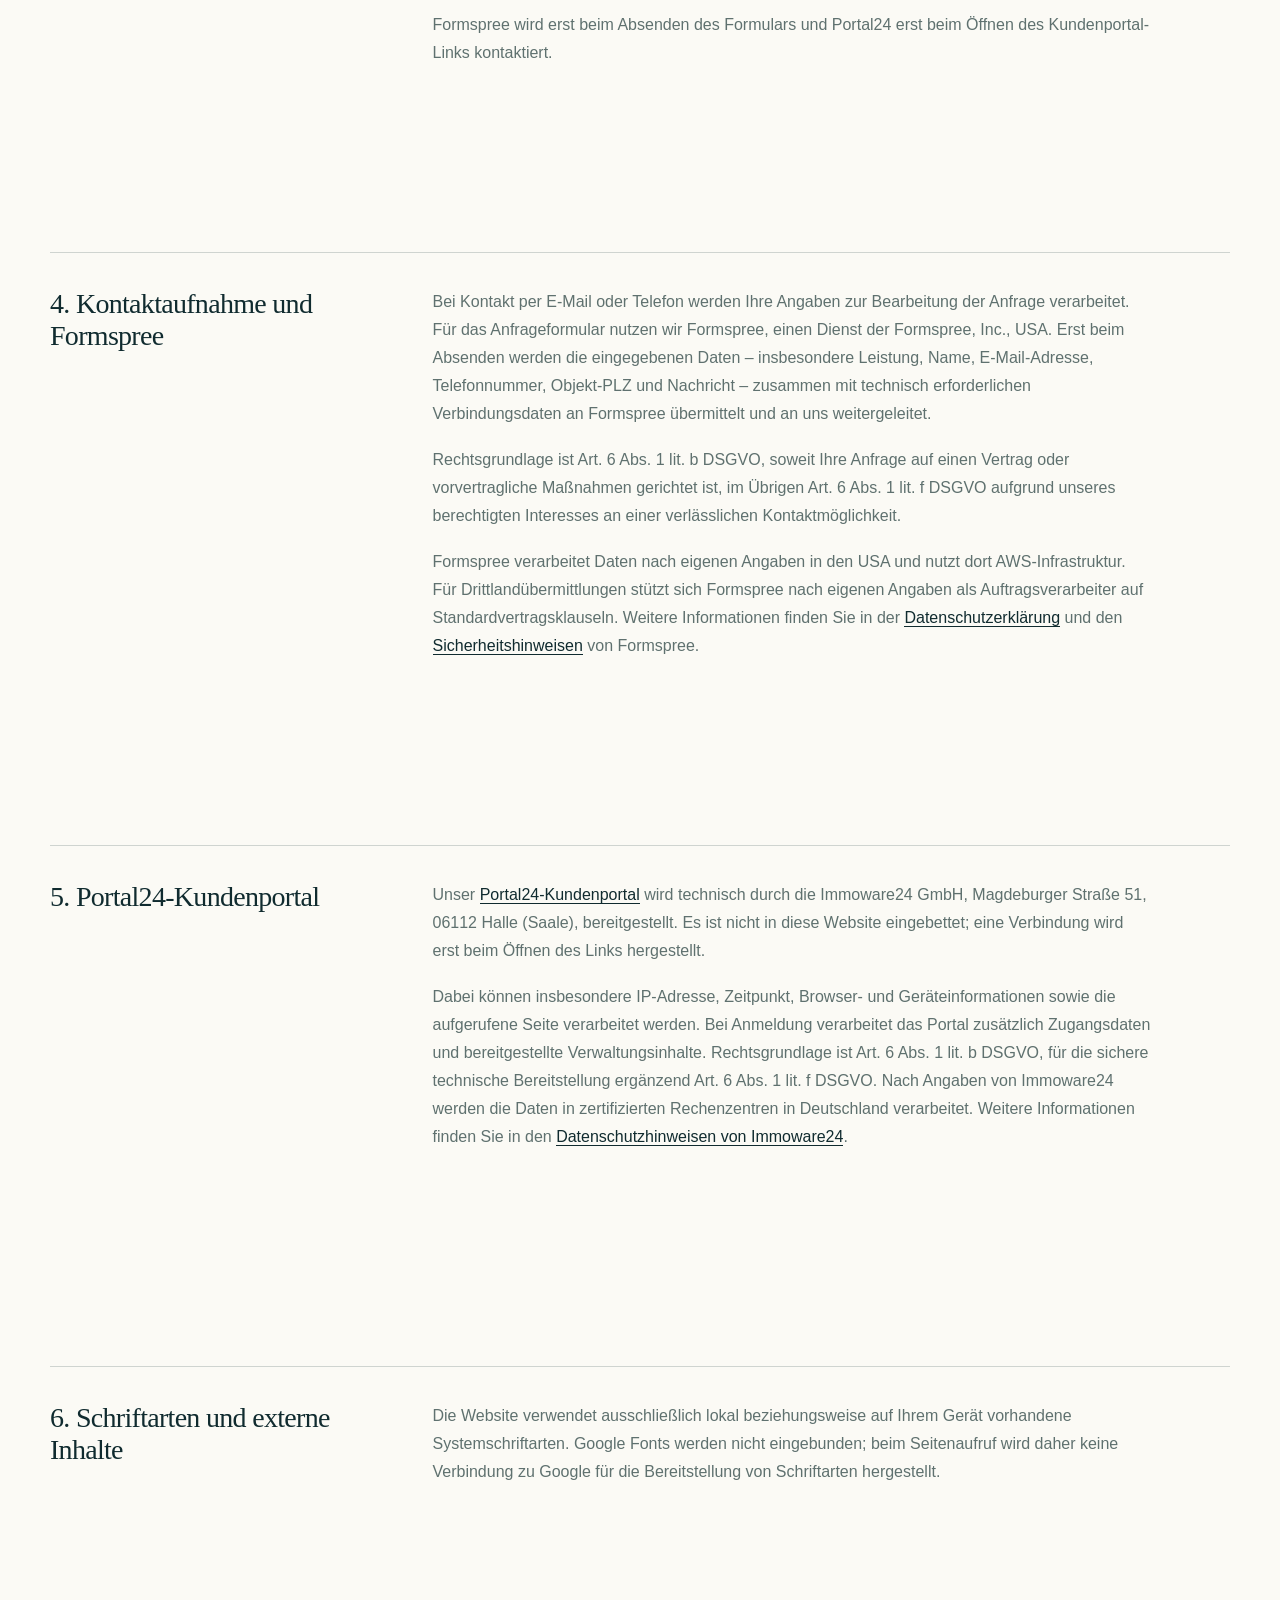
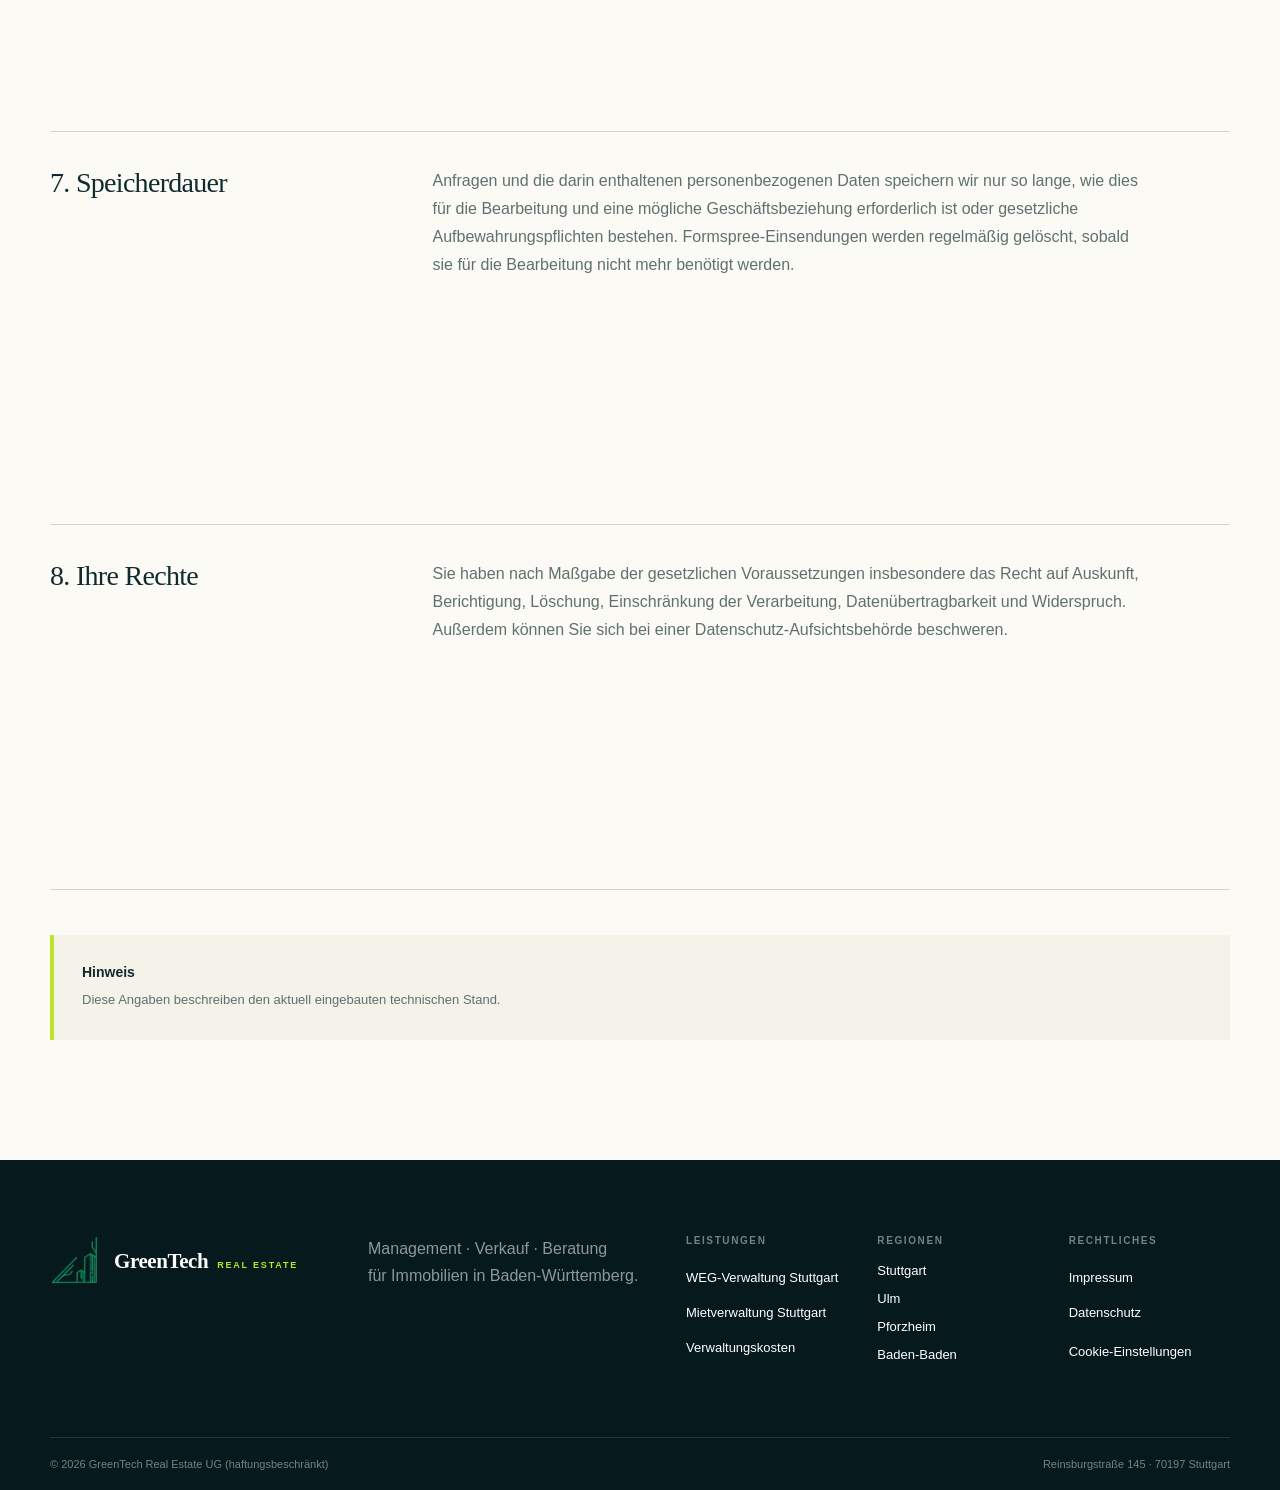
<file: datenschutz.html>
<!doctype html><html lang="de"><head><meta charset="utf-8"><meta name="viewport" content="width=device-width,initial-scale=1"><title>Datenschutz | GreenTech Real Estate</title><meta name="description" content="Transparent erklärt: welche Daten diese Website verarbeitet und welche nicht."><meta name="robots" content="index,follow,max-image-preview:large"><link rel="canonical" href="https://www.greentechrealestate.de/datenschutz.html"><meta property="og:locale" content="de_DE"><meta property="og:type" content="website"><meta property="og:title" content="Datenschutz | GreenTech Real Estate"><meta property="og:description" content="Transparent erklärt: welche Daten diese Website verarbeitet und welche nicht."><meta property="og:url" content="https://www.greentechrealestate.de/datenschutz.html"><script type="application/ld+json">{"@context":"https://schema.org","@type":["RealEstateAgent","LocalBusiness"],"@id":"https://www.greentechrealestate.de/#unternehmen","name":"GreenTech Real Estate UG (haftungsbeschränkt)","url":"https://www.greentechrealestate.de","logo":"https://www.greentechrealestate.de/assets/greentech-logo.png","telephone":"+49 711 34063966","email":"info@gt-re.de","address":{"@type":"PostalAddress","streetAddress":"Reinsburgstraße 145","postalCode":"70197","addressLocality":"Stuttgart","addressRegion":"Baden-Württemberg","addressCountry":"DE"},"areaServed":["Stuttgart","Ulm","Pforzheim","Baden-Baden"]}</script><link rel="stylesheet" href="styles.css?v=26"><style>@media(max-width:960px){.calculator-layout{gap:0!important;row-gap:0!important}.calculator-controls{margin-bottom:0!important}.result-card{margin-top:0!important}}</style><script src="form-config.js" defer></script><script src="script.js" defer></script></head><body><header class="site-header"><a class="brand brand-logo" href="index.html" aria-label="GreenTech Real Estate – Startseite"><span class="brand-symbol" aria-hidden="true"><img src="[data-uri]" alt="" width="380" height="132"></span><span class="brand-name"><strong>GreenTech</strong><span>Real Estate</span></span></a><button class="menu-button" type="button" aria-label="Menü öffnen" aria-expanded="false"><span></span><span></span></button><nav class="main-nav"><a href="index.html#leistungen">Leistungen</a><a href="preise.html">Preisrechner</a><a class="nav-login" href="https://portal.greentechrealestate.de/user/auth/login">Kundenportal</a><a class="button button-small" href="index.html#anfrage">Angebot anfragen <span class="arrow-icon" aria-hidden="true"><svg viewBox="0 0 16 16" focusable="false"><path d="M4 12 12 4M6 4h6v6"></path></svg></span></a></nav><span class="scroll-progress" aria-hidden="true"></span></header><main class="page-transition"><header class="legal-hero"><div class="section-shell"><p class="eyebrow light"><span></span>Stand: September 2026</p><h1>Datenschutz</h1><p>Transparent erklärt: welche Daten diese Website verarbeitet und welche nicht.</p></div></header><article class="legal-content section-shell"><section><h2>1. Verantwortlicher</h2><p><strong>GreenTech Real Estate UG (haftungsbeschränkt)</strong><br>Reinsburgstraße 145<br>70197 Stuttgart</p><p>E-Mail: <a href="mailto:info@gt-re.de">info@gt-re.de</a><br>Telefon: <a href="tel:+4971134063966">+49 711 34063966</a></p></section><section><h2>2. Hosting und Server-Protokolle</h2><p>Die für GitHub Pages vorbereitete Website wird über die Infrastruktur von GitHub bereitgestellt. Beim Aufruf können technisch erforderliche Verbindungsdaten wie IP-Adresse, Zeitpunkt, aufgerufene Datei, Browser- und Betriebssystemangaben verarbeitet werden. Dies dient der sicheren und stabilen Bereitstellung der Website auf Grundlage von Art. 6 Abs. 1 lit. f DSGVO.</p></section><section><h2>3. Cookies und lokaler Speicher</h2><p>Diese Website setzt keine Analyse-, Statistik- oder Marketing-Cookies ein. Es werden keine Tracking-Pixel, eingebetteten Videos oder extern geladenen Karten verwendet.</p><div class="legal-table"><div><strong>Eintrag</strong><strong>Zweck und Dauer</strong></div><div><span><code>gt_privacy_notice_v2</code></span><span>Merkt lokal im Browser, dass der Datenschutzhinweis bestätigt wurde. Der Eintrag bleibt bis zum Löschen der Browserdaten oder bis zu einer neuen Version bestehen.</span></div></div><p>Formspree wird erst beim Absenden des Formulars und Portal24 erst beim Öffnen des Kundenportal-Links kontaktiert.</p></section><section><h2>4. Kontaktaufnahme und Formspree</h2><p>Bei Kontakt per E-Mail oder Telefon werden Ihre Angaben zur Bearbeitung der Anfrage verarbeitet. Für das Anfrageformular nutzen wir Formspree, einen Dienst der Formspree, Inc., USA. Erst beim Absenden werden die eingegebenen Daten – insbesondere Leistung, Name, E-Mail-Adresse, Telefonnummer, Objekt-PLZ und Nachricht – zusammen mit technisch erforderlichen Verbindungsdaten an Formspree übermittelt und an uns weitergeleitet.</p><p>Rechtsgrundlage ist Art. 6 Abs. 1 lit. b DSGVO, soweit Ihre Anfrage auf einen Vertrag oder vorvertragliche Maßnahmen gerichtet ist, im Übrigen Art. 6 Abs. 1 lit. f DSGVO aufgrund unseres berechtigten Interesses an einer verlässlichen Kontaktmöglichkeit.</p><p>Formspree verarbeitet Daten nach eigenen Angaben in den USA und nutzt dort AWS-Infrastruktur. Für Drittlandübermittlungen stützt sich Formspree nach eigenen Angaben als Auftragsverarbeiter auf Standardvertragsklauseln. Weitere Informationen finden Sie in der <a href="https://formspree.io/legal/privacy-policy/">Datenschutzerklärung</a> und den <a href="https://formspree.io/security/">Sicherheitshinweisen</a> von Formspree.</p></section><section><h2>5. Portal24-Kundenportal</h2><p>Unser <a href="https://portal.greentechrealestate.de/user/auth/login">Portal24-Kundenportal</a> wird technisch durch die Immoware24 GmbH, Magdeburger Straße 51, 06112 Halle (Saale), bereitgestellt. Es ist nicht in diese Website eingebettet; eine Verbindung wird erst beim Öffnen des Links hergestellt.</p><p>Dabei können insbesondere IP-Adresse, Zeitpunkt, Browser- und Geräteinformationen sowie die aufgerufene Seite verarbeitet werden. Bei Anmeldung verarbeitet das Portal zusätzlich Zugangsdaten und bereitgestellte Verwaltungsinhalte. Rechtsgrundlage ist Art. 6 Abs. 1 lit. b DSGVO, für die sichere technische Bereitstellung ergänzend Art. 6 Abs. 1 lit. f DSGVO. Nach Angaben von Immoware24 werden die Daten in zertifizierten Rechenzentren in Deutschland verarbeitet. Weitere Informationen finden Sie in den <a href="https://www.immoware24.de/datenschutz/">Datenschutzhinweisen von Immoware24</a>.</p></section><section><h2>6. Schriftarten und externe Inhalte</h2><p>Die Website verwendet ausschließlich lokal beziehungsweise auf Ihrem Gerät vorhandene Systemschriftarten. Google Fonts werden nicht eingebunden; beim Seitenaufruf wird daher keine Verbindung zu Google für die Bereitstellung von Schriftarten hergestellt.</p></section><section><h2>7. Speicherdauer</h2><p>Anfragen und die darin enthaltenen personenbezogenen Daten speichern wir nur so lange, wie dies für die Bearbeitung und eine mögliche Geschäftsbeziehung erforderlich ist oder gesetzliche Aufbewahrungspflichten bestehen. Formspree-Einsendungen werden regelmäßig gelöscht, sobald sie für die Bearbeitung nicht mehr benötigt werden.</p></section><section><h2>8. Ihre Rechte</h2><p>Sie haben nach Maßgabe der gesetzlichen Voraussetzungen insbesondere das Recht auf Auskunft, Berichtigung, Löschung, Einschränkung der Verarbeitung, Datenübertragbarkeit und Widerspruch. Außerdem können Sie sich bei einer Datenschutz-Aufsichtsbehörde beschweren.</p></section><aside class="legal-note"><strong>Hinweis</strong><p>Diese Angaben beschreiben den aktuell eingebauten technischen Stand.</p></aside></article></main><footer><div class="footer-top section-shell"><a class="brand brand-logo footer-logo" href="index.html" aria-label="GreenTech Real Estate – Startseite"><span class="brand-symbol" aria-hidden="true"><img src="[data-uri]" alt="" width="380" height="132"></span><span class="brand-name"><strong>GreenTech</strong><span>Real Estate</span></span></a><p>Management · Verkauf · Beratung<br>für Immobilien in Baden-Württemberg.</p><div class="footer-navigation"><nav class="footer-links" aria-label="Leistungen"><strong>Leistungen</strong><a href="weg-verwaltung.html">WEG-Verwaltung Stuttgart</a><a href="mietverwaltung.html">Mietverwaltung Stuttgart</a><a href="preise.html">Verwaltungskosten</a></nav><nav class="footer-links" aria-label="Regionen"><strong>Regionen</strong><a href="index.html#stuttgart">Stuttgart</a><a href="hausverwaltung-ulm.html">Ulm</a><a href="hausverwaltung-pforzheim.html">Pforzheim</a><a href="hausverwaltung-baden-baden.html">Baden-Baden</a></nav><nav class="footer-links" aria-label="Rechtliches"><strong>Rechtliches</strong><a href="impressum.html">Impressum</a><a href="datenschutz.html">Datenschutz</a><button class="footer-cookie-button" type="button" data-cookie-settings>Cookie-Einstellungen</button></nav></div></div><div class="footer-bottom section-shell"><span>© 2026 GreenTech Real Estate UG (haftungsbeschränkt)</span><span>Reinsburgstraße 145 · 70197 Stuttgart</span></div></footer></body></html>
</file>
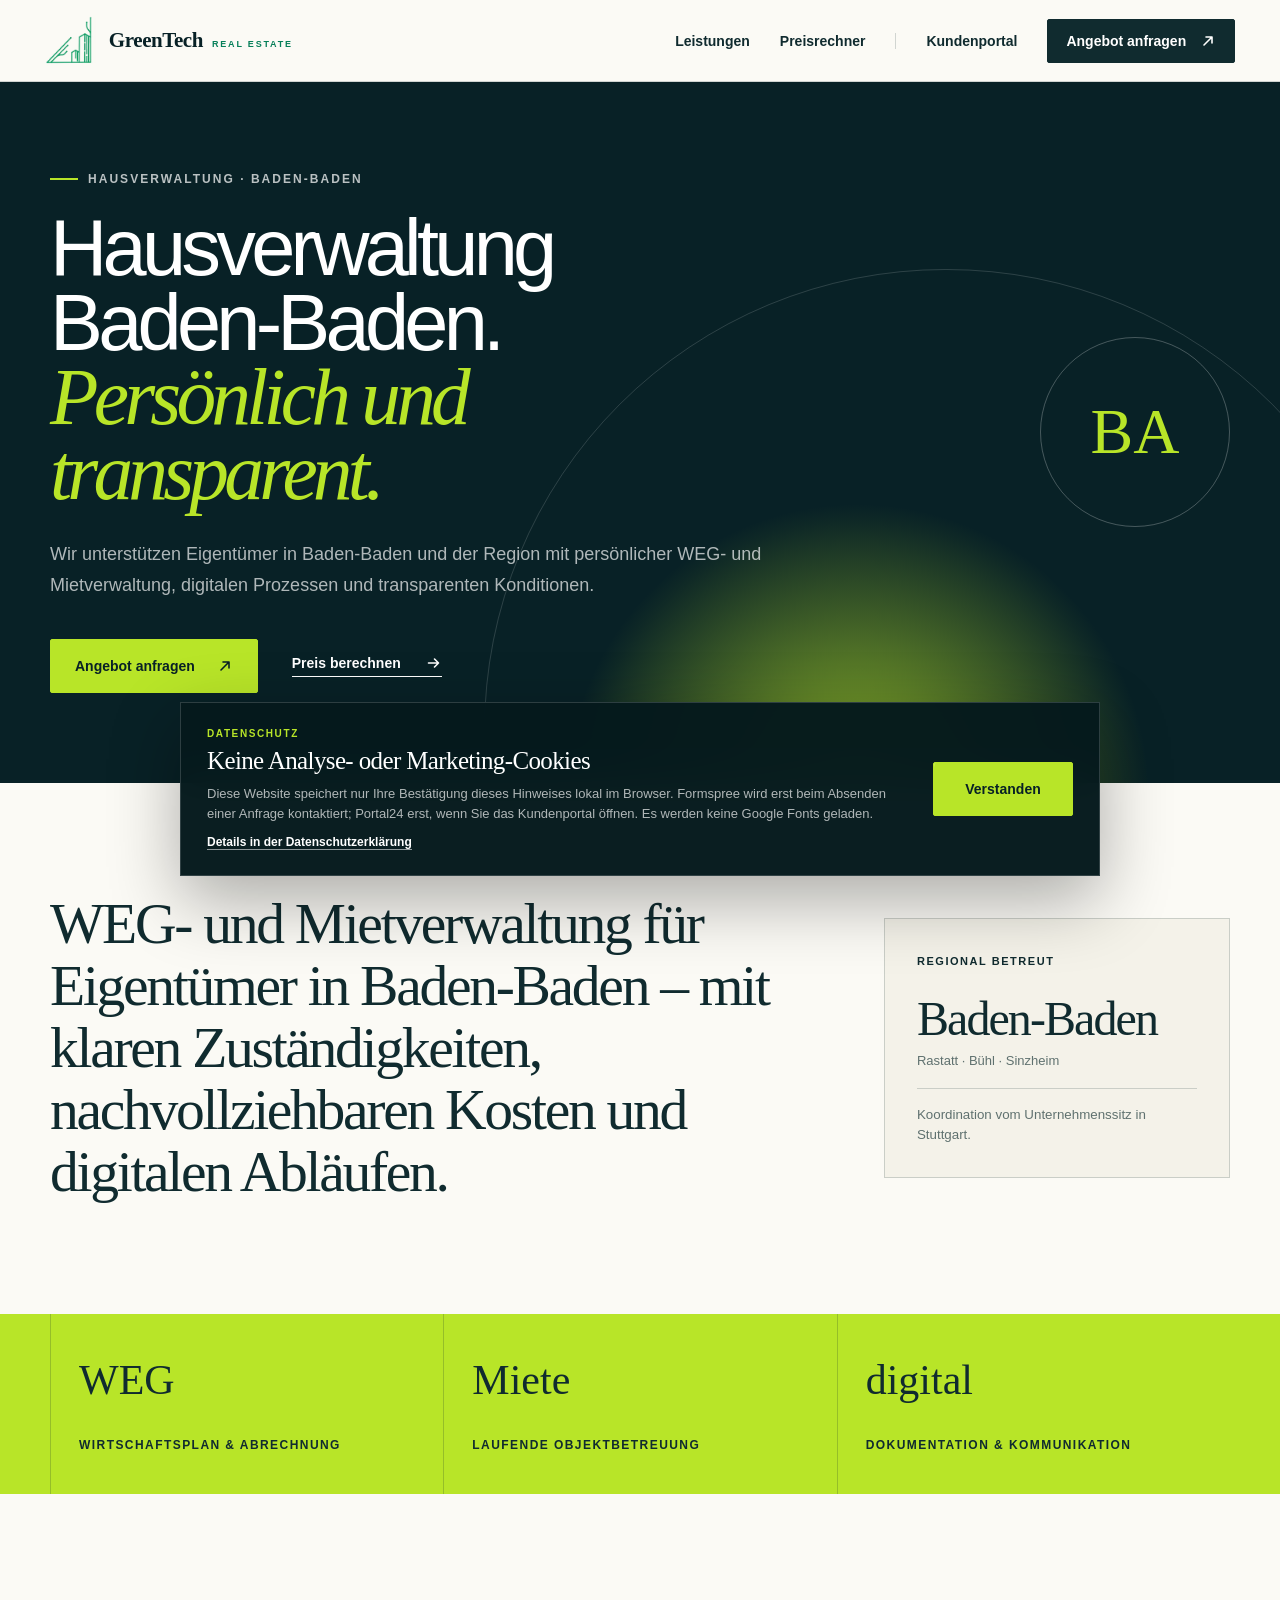
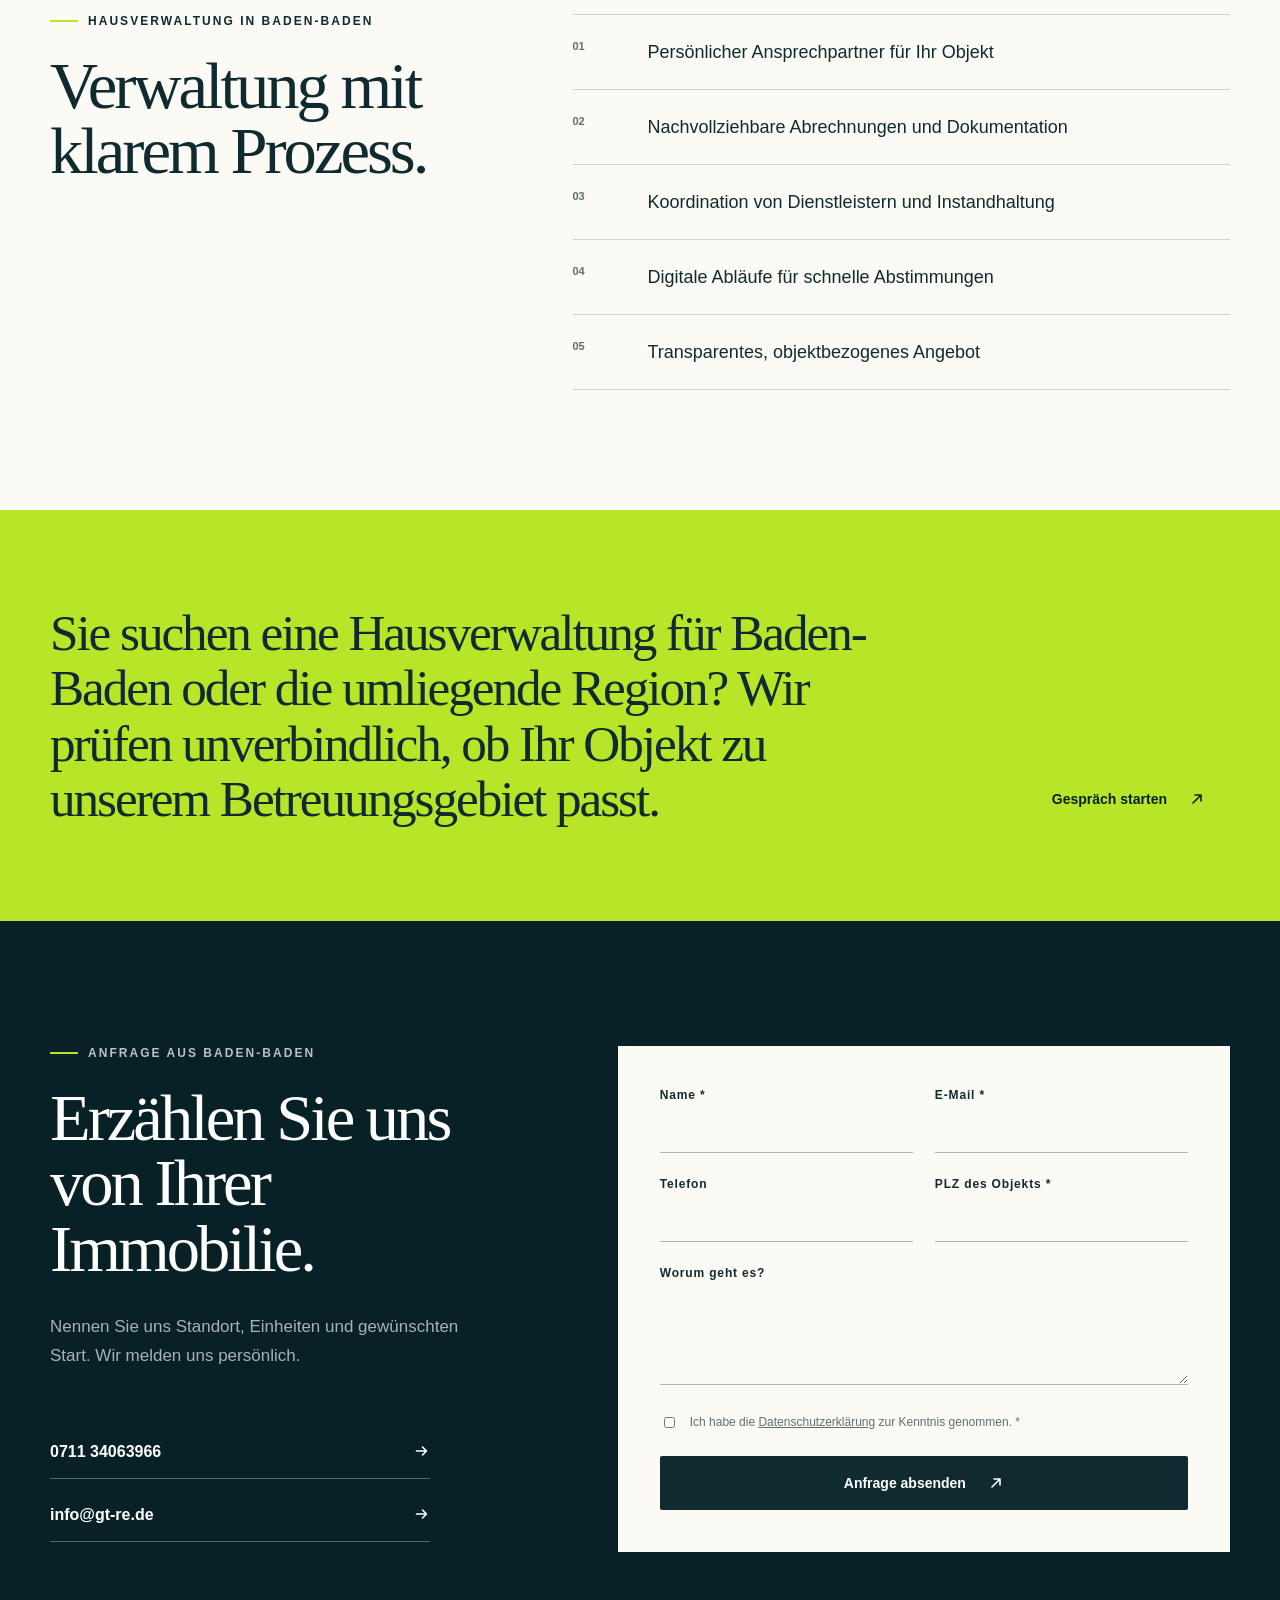
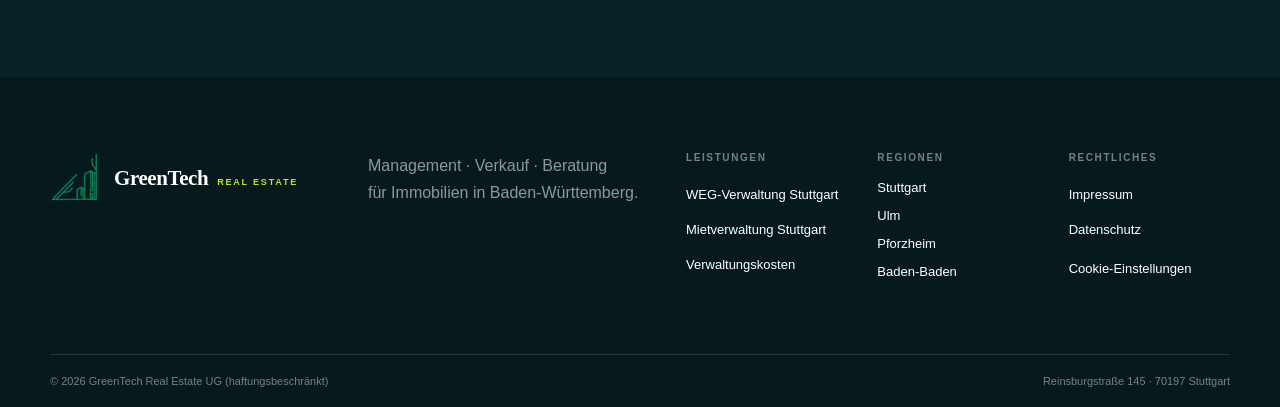
<file: hausverwaltung-baden-baden.html>
<!doctype html><html lang="de"><head><meta charset="utf-8"><meta name="viewport" content="width=device-width,initial-scale=1"><title>Hausverwaltung Baden-Baden | GreenTech Real Estate</title><meta name="description" content="Hausverwaltung in Baden-Baden und Umgebung für WEGs und Mietobjekte. Persönliche Betreuung, digitale Abläufe und transparente Kosten."><meta name="robots" content="index,follow,max-image-preview:large"><link rel="canonical" href="https://www.greentechrealestate.de/hausverwaltung-baden-baden.html"><meta property="og:locale" content="de_DE"><meta property="og:type" content="website"><meta property="og:title" content="Hausverwaltung Baden-Baden | GreenTech Real Estate"><meta property="og:description" content="Hausverwaltung in Baden-Baden und Umgebung für WEGs und Mietobjekte. Persönliche Betreuung, digitale Abläufe und transparente Kosten."><meta property="og:url" content="https://www.greentechrealestate.de/hausverwaltung-baden-baden.html"><script type="application/ld+json">{"@context":"https://schema.org","@type":["RealEstateAgent","LocalBusiness"],"@id":"https://www.greentechrealestate.de/#unternehmen","name":"GreenTech Real Estate UG (haftungsbeschränkt)","url":"https://www.greentechrealestate.de","logo":"https://www.greentechrealestate.de/assets/greentech-logo.png","telephone":"+49 711 34063966","email":"info@gt-re.de","address":{"@type":"PostalAddress","streetAddress":"Reinsburgstraße 145","postalCode":"70197","addressLocality":"Stuttgart","addressRegion":"Baden-Württemberg","addressCountry":"DE"},"areaServed":["Stuttgart","Ulm","Pforzheim","Baden-Baden"]}</script><link rel="stylesheet" href="styles.css?v=26"><style>@media(max-width:960px){.calculator-layout{gap:0!important;row-gap:0!important}.calculator-controls{margin-bottom:0!important}.result-card{margin-top:0!important}}</style><script src="form-config.js" defer></script><script src="script.js" defer></script></head><body><header class="site-header"><a class="brand brand-logo" href="index.html" aria-label="GreenTech Real Estate – Startseite"><span class="brand-symbol" aria-hidden="true"><img src="[data-uri]" alt="" width="380" height="132"></span><span class="brand-name"><strong>GreenTech</strong><span>Real Estate</span></span></a><button class="menu-button" type="button" aria-label="Menü öffnen" aria-expanded="false"><span></span><span></span></button><nav class="main-nav"><a href="index.html#leistungen">Leistungen</a><a href="preise.html">Preisrechner</a><a class="nav-login" href="https://portal.greentechrealestate.de/user/auth/login">Kundenportal</a><a class="button button-small" href="index.html#anfrage">Angebot anfragen <span class="arrow-icon" aria-hidden="true"><svg viewBox="0 0 16 16" focusable="false"><path d="M4 12 12 4M6 4h6v6"></path></svg></span></a></nav><span class="scroll-progress" aria-hidden="true"></span></header><main class="page-transition"><script type="application/ld+json">{"@context":"https://schema.org","@type":"Service","name":"Hausverwaltung Baden-Baden","serviceType":["WEG-Verwaltung","Mietverwaltung"],"provider":{"@id":"https://www.greentechrealestate.de/#unternehmen"},"areaServed":["Baden-Baden","Rastatt","Bühl","Sinzheim"]}</script><section class="subhero"><div class="subhero-grid section-shell"><div class="subhero-copy"><p class="eyebrow light"><span></span> Hausverwaltung · Baden-Baden</p><h1>Hausverwaltung Baden-Baden.<br><em>Persönlich und transparent.</em></h1><p>Wir unterstützen Eigentümer in Baden-Baden und der Region mit persönlicher WEG- und Mietverwaltung, digitalen Prozessen und transparenten Konditionen.</p><div class="hero-actions"><a class="button button-light" href="#anfrage">Angebot anfragen <span class="arrow-icon" aria-hidden="true"><svg viewBox="0 0 16 16" focusable="false"><path d="M4 12 12 4M6 4h6v6"></path></svg></span></a><a class="text-link light-link" href="preise.html">Preis berechnen <span class="arrow-icon arrow-icon-right" aria-hidden="true"><svg viewBox="0 0 16 16" focusable="false"><path d="M3 8h10M9 4l4 4-4 4"></path></svg></span></a></div></div><div class="subhero-mark"><span>BA</span></div></div></section><section class="service-intro section-shell"><p class="lead-quote">WEG- und Mietverwaltung für Eigentümer in Baden-Baden – mit klaren Zuständigkeiten, nachvollziehbaren Kosten und digitalen Abläufen.</p><div class="price-callout"><span>Regional betreut</span><strong>Baden-Baden</strong><p>Rastatt · Bühl · Sinzheim</p><small>Koordination vom Unternehmenssitz in Stuttgart.</small></div></section><section class="facts-band"><div class="section-shell facts-grid"><div class="fact"><strong>WEG</strong><span>Wirtschaftsplan &amp; Abrechnung</span></div><div class="fact"><strong>Miete</strong><span>Laufende Objektbetreuung</span></div><div class="fact"><strong>digital</strong><span>Dokumentation &amp; Kommunikation</span></div></div></section><section class="detail-section section-shell"><div><p class="eyebrow"><span></span> Hausverwaltung in Baden-Baden</p><h2>Verwaltung mit<br>klarem Prozess.</h2></div><ul class="feature-list"><li><span>01</span>Persönlicher Ansprechpartner für Ihr Objekt</li><li><span>02</span>Nachvollziehbare Abrechnungen und Dokumentation</li><li><span>03</span>Koordination von Dienstleistern und Instandhaltung</li><li><span>04</span>Digitale Abläufe für schnelle Abstimmungen</li><li><span>05</span>Transparentes, objektbezogenes Angebot</li></ul></section><section class="detail-closing"><div class="section-shell"><p>Sie suchen eine Hausverwaltung für Baden-Baden oder die umliegende Region? Wir prüfen unverbindlich, ob Ihr Objekt zu unserem Betreuungsgebiet passt.</p><a class="button button-light" href="#anfrage">Gespräch starten <span class="arrow-icon" aria-hidden="true"><svg viewBox="0 0 16 16" focusable="false"><path d="M4 12 12 4M6 4h6v6"></path></svg></span></a></div></section><section class="contact-section" id="anfrage"><div class="section-shell contact-grid"><div class="contact-copy"><p class="eyebrow light"><span></span> Anfrage aus Baden-Baden</p><h2>Erzählen Sie uns<br>von Ihrer Immobilie.</h2><p>Nennen Sie uns Standort, Einheiten und gewünschten Start. Wir melden uns persönlich.</p><div class="contact-direct"><a href="tel:+4971134063966">0711 34063966 <span class="arrow-icon arrow-icon-right" aria-hidden="true"><svg viewBox="0 0 16 16" focusable="false"><path d="M3 8h10M9 4l4 4-4 4"></path></svg></span></a><a href="mailto:info@gt-re.de">info@gt-re.de <span class="arrow-icon arrow-icon-right" aria-hidden="true"><svg viewBox="0 0 16 16" focusable="false"><path d="M3 8h10M9 4l4 4-4 4"></path></svg></span></a></div></div><div class="form-success" data-form-success hidden role="status" tabindex="-1"><span class="form-success-icon" aria-hidden="true"><svg viewBox="0 0 24 24" focusable="false"><path d="m5 12.5 4.2 4.2L19 7"></path></svg></span><p class="eyebrow"><span></span> Anfrage gesendet</p><h3>Vielen Dank!</h3><p>Ihre Anfrage wurde erfolgreich übermittelt. Wir melden uns persönlich bei Ihnen.</p><button class="button button-submit" type="button" data-form-reset>Weitere Anfrage senden <span class="arrow-icon arrow-icon-right" aria-hidden="true"><svg viewBox="0 0 16 16" focusable="false"><path d="M3 8h10M9 4l4 4-4 4"></path></svg></span></button></div><form class="inquiry-form" action="https://formspree.io/f/xyezyrjy" method="POST" accept-charset="UTF-8"><input type="text" name="_gotcha" class="honeypot" tabindex="-1" autocomplete="off"><input type="hidden" name="_subject" value="Neue Anfrage über greentechrealestate.de"><input type="hidden" name="Leistung" value="WEG-Verwaltung"><div class="form-row"><label><span>Name *</span><input type="text" name="Name" autocomplete="name" required></label><label><span>E-Mail *</span><input type="email" name="email" autocomplete="email" required></label></div><div class="form-row"><label><span>Telefon</span><input type="tel" name="Telefon" autocomplete="tel"></label><label><span>PLZ des Objekts *</span><input type="text" name="PLZ" inputmode="numeric" pattern="[0-9]{5}" required></label></div><label><span>Worum geht es?</span><textarea name="Nachricht" rows="4"></textarea></label><label class="checkbox-label"><input type="checkbox" name="Datenschutz" value="zur Kenntnis genommen" required><span>Ich habe die <a href="datenschutz.html">Datenschutzerklärung</a> zur Kenntnis genommen. *</span></label><button class="button button-submit" type="submit"><span data-submit-text>Anfrage absenden</span> <span class="arrow-icon" aria-hidden="true"><svg viewBox="0 0 16 16" focusable="false"><path d="M4 12 12 4M6 4h6v6"></path></svg></span></button><p class="form-error" data-form-error role="alert" hidden>Die Anfrage konnte gerade nicht gesendet werden. Bitte versuchen Sie es erneut oder schreiben Sie uns an <a href="mailto:info@gt-re.de">info@gt-re.de</a>.</p></form></div></section></main><footer><div class="footer-top section-shell"><a class="brand brand-logo footer-logo" href="index.html" aria-label="GreenTech Real Estate – Startseite"><span class="brand-symbol" aria-hidden="true"><img src="[data-uri]" alt="" width="380" height="132"></span><span class="brand-name"><strong>GreenTech</strong><span>Real Estate</span></span></a><p>Management · Verkauf · Beratung<br>für Immobilien in Baden-Württemberg.</p><div class="footer-navigation"><nav class="footer-links" aria-label="Leistungen"><strong>Leistungen</strong><a href="weg-verwaltung.html">WEG-Verwaltung Stuttgart</a><a href="mietverwaltung.html">Mietverwaltung Stuttgart</a><a href="preise.html">Verwaltungskosten</a></nav><nav class="footer-links" aria-label="Regionen"><strong>Regionen</strong><a href="index.html#stuttgart">Stuttgart</a><a href="hausverwaltung-ulm.html">Ulm</a><a href="hausverwaltung-pforzheim.html">Pforzheim</a><a href="hausverwaltung-baden-baden.html">Baden-Baden</a></nav><nav class="footer-links" aria-label="Rechtliches"><strong>Rechtliches</strong><a href="impressum.html">Impressum</a><a href="datenschutz.html">Datenschutz</a><button class="footer-cookie-button" type="button" data-cookie-settings>Cookie-Einstellungen</button></nav></div></div><div class="footer-bottom section-shell"><span>© 2026 GreenTech Real Estate UG (haftungsbeschränkt)</span><span>Reinsburgstraße 145 · 70197 Stuttgart</span></div></footer></body></html>
</file>
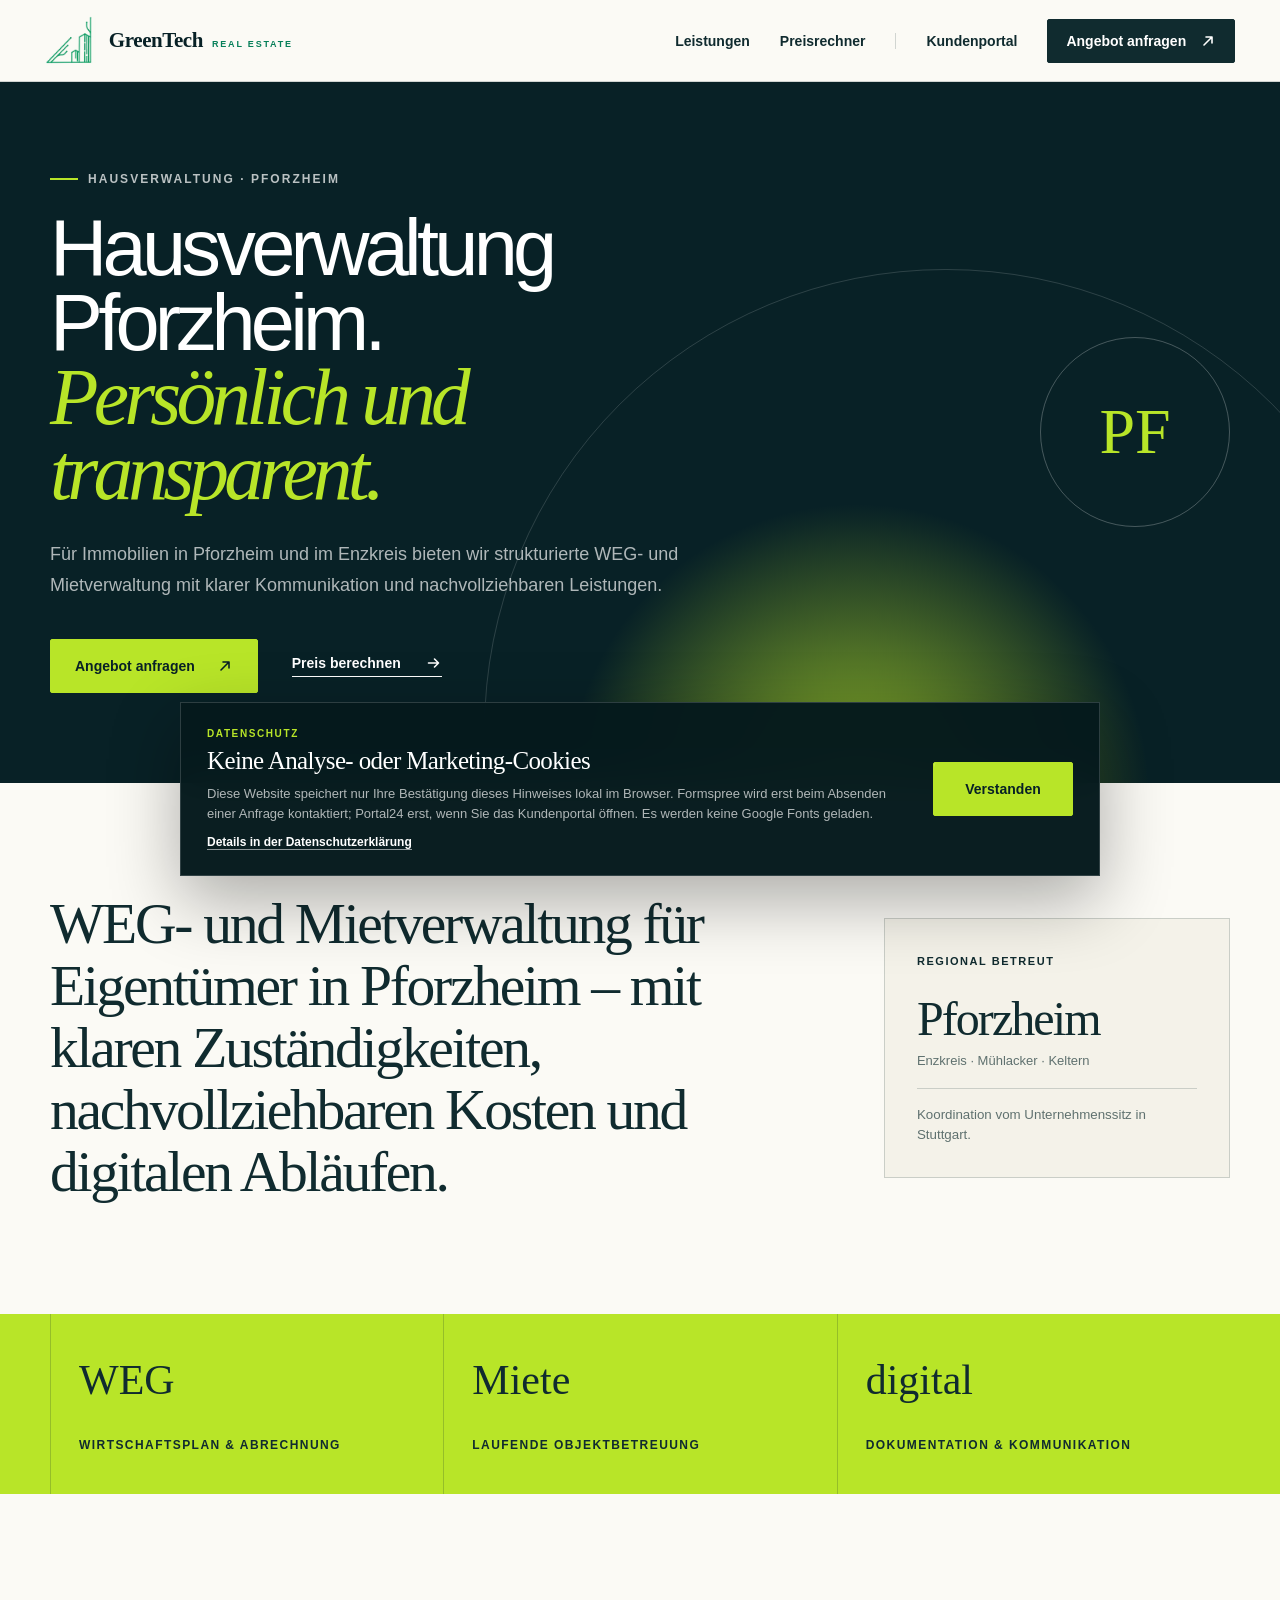
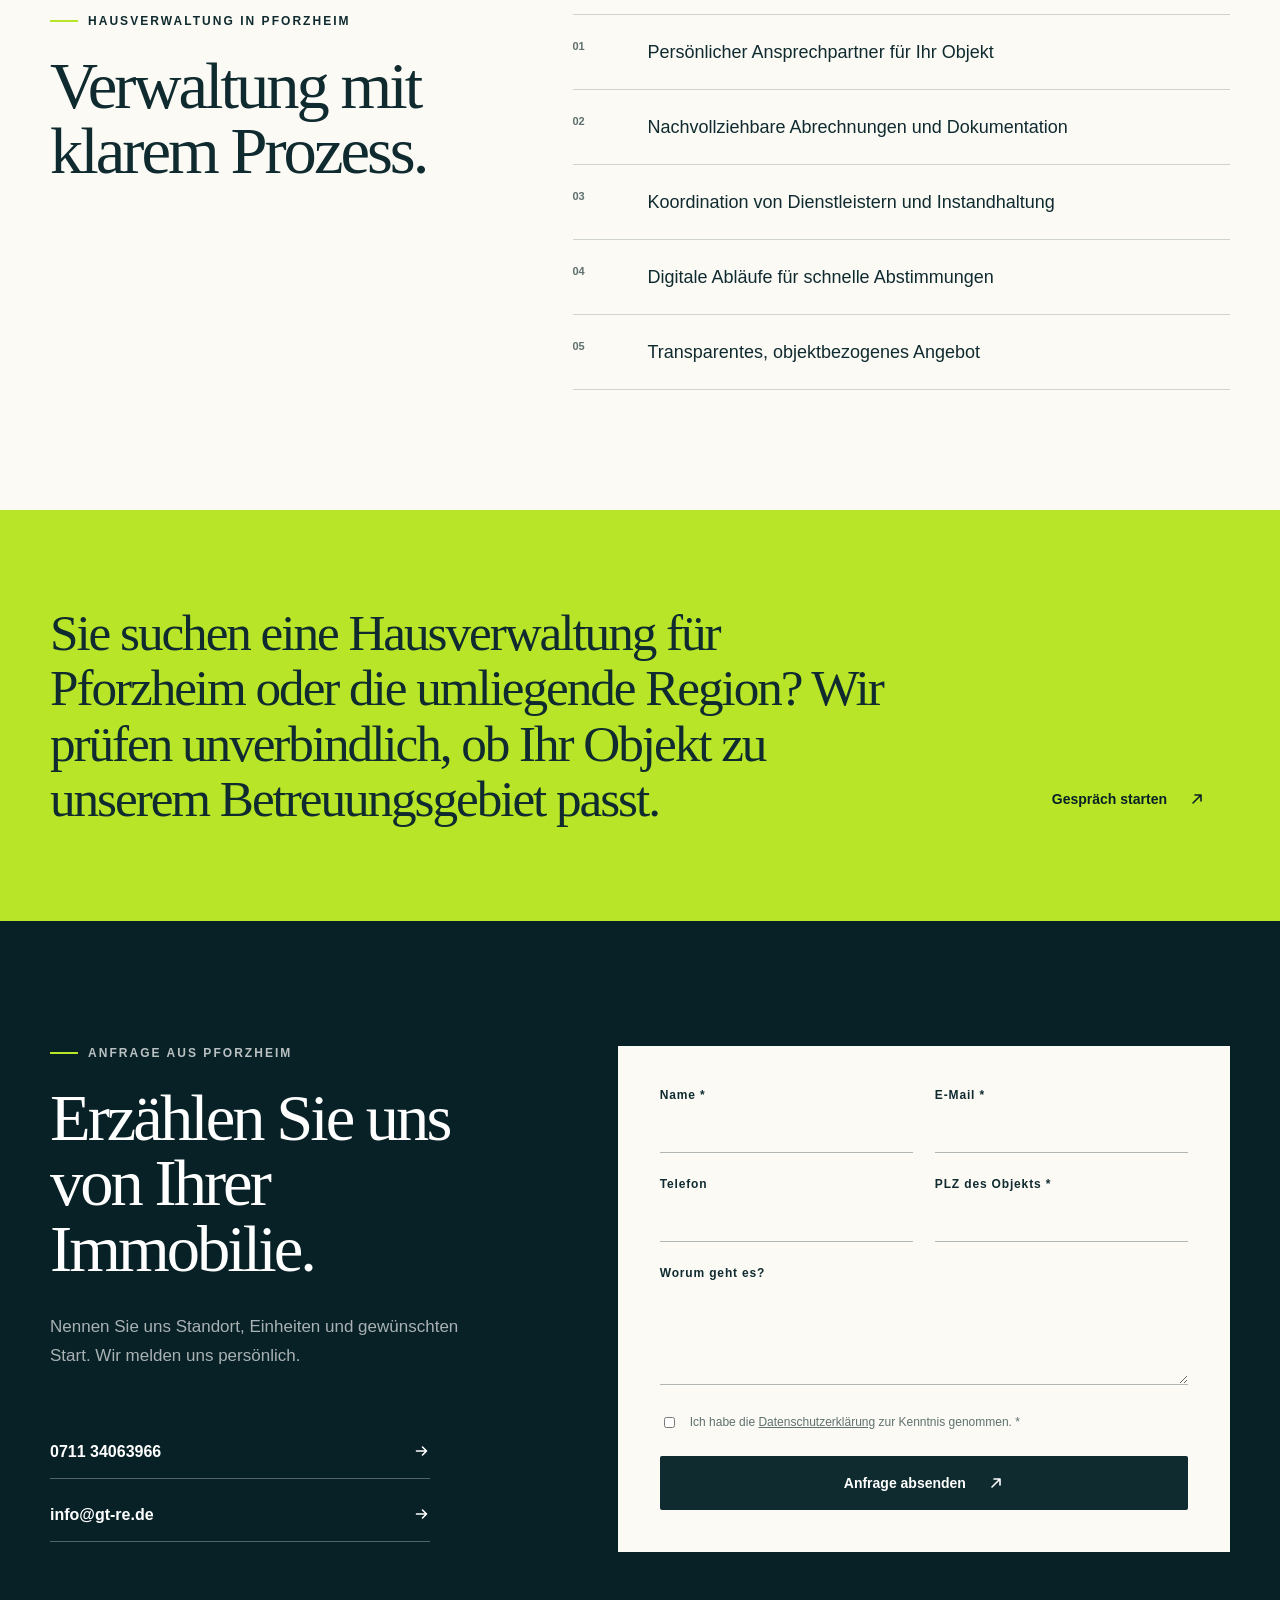
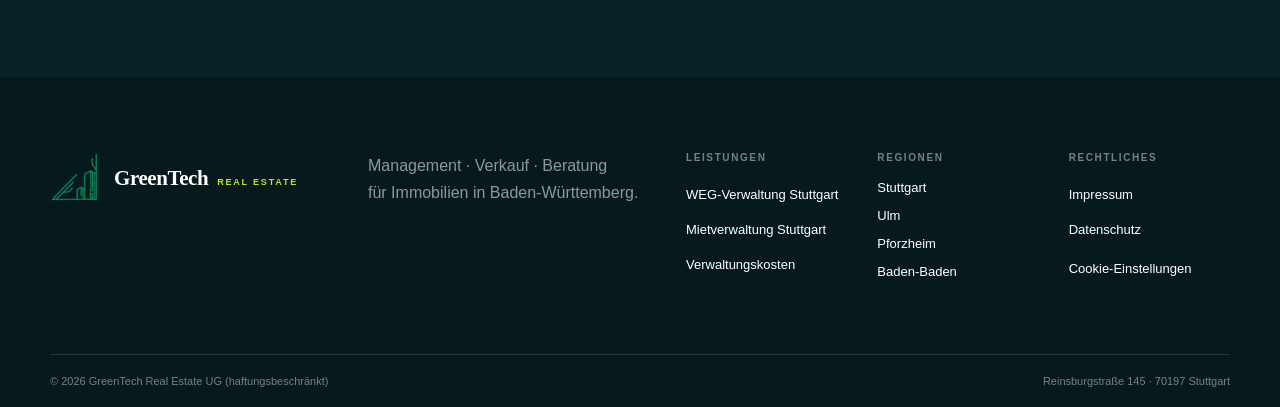
<file: hausverwaltung-pforzheim.html>
<!doctype html><html lang="de"><head><meta charset="utf-8"><meta name="viewport" content="width=device-width,initial-scale=1"><title>Hausverwaltung Pforzheim | GreenTech Real Estate</title><meta name="description" content="Hausverwaltung in Pforzheim und Umgebung für WEGs und Mietobjekte. Persönliche Betreuung, digitale Abläufe und transparente Kosten."><meta name="robots" content="index,follow,max-image-preview:large"><link rel="canonical" href="https://www.greentechrealestate.de/hausverwaltung-pforzheim.html"><meta property="og:locale" content="de_DE"><meta property="og:type" content="website"><meta property="og:title" content="Hausverwaltung Pforzheim | GreenTech Real Estate"><meta property="og:description" content="Hausverwaltung in Pforzheim und Umgebung für WEGs und Mietobjekte. Persönliche Betreuung, digitale Abläufe und transparente Kosten."><meta property="og:url" content="https://www.greentechrealestate.de/hausverwaltung-pforzheim.html"><script type="application/ld+json">{"@context":"https://schema.org","@type":["RealEstateAgent","LocalBusiness"],"@id":"https://www.greentechrealestate.de/#unternehmen","name":"GreenTech Real Estate UG (haftungsbeschränkt)","url":"https://www.greentechrealestate.de","logo":"https://www.greentechrealestate.de/assets/greentech-logo.png","telephone":"+49 711 34063966","email":"info@gt-re.de","address":{"@type":"PostalAddress","streetAddress":"Reinsburgstraße 145","postalCode":"70197","addressLocality":"Stuttgart","addressRegion":"Baden-Württemberg","addressCountry":"DE"},"areaServed":["Stuttgart","Ulm","Pforzheim","Baden-Baden"]}</script><link rel="stylesheet" href="styles.css?v=26"><style>@media(max-width:960px){.calculator-layout{gap:0!important;row-gap:0!important}.calculator-controls{margin-bottom:0!important}.result-card{margin-top:0!important}}</style><script src="form-config.js" defer></script><script src="script.js" defer></script></head><body><header class="site-header"><a class="brand brand-logo" href="index.html" aria-label="GreenTech Real Estate – Startseite"><span class="brand-symbol" aria-hidden="true"><img src="[data-uri]" alt="" width="380" height="132"></span><span class="brand-name"><strong>GreenTech</strong><span>Real Estate</span></span></a><button class="menu-button" type="button" aria-label="Menü öffnen" aria-expanded="false"><span></span><span></span></button><nav class="main-nav"><a href="index.html#leistungen">Leistungen</a><a href="preise.html">Preisrechner</a><a class="nav-login" href="https://portal.greentechrealestate.de/user/auth/login">Kundenportal</a><a class="button button-small" href="index.html#anfrage">Angebot anfragen <span class="arrow-icon" aria-hidden="true"><svg viewBox="0 0 16 16" focusable="false"><path d="M4 12 12 4M6 4h6v6"></path></svg></span></a></nav><span class="scroll-progress" aria-hidden="true"></span></header><main class="page-transition"><script type="application/ld+json">{"@context":"https://schema.org","@type":"Service","name":"Hausverwaltung Pforzheim","serviceType":["WEG-Verwaltung","Mietverwaltung"],"provider":{"@id":"https://www.greentechrealestate.de/#unternehmen"},"areaServed":["Pforzheim","Enzkreis","Mühlacker","Keltern"]}</script><section class="subhero"><div class="subhero-grid section-shell"><div class="subhero-copy"><p class="eyebrow light"><span></span> Hausverwaltung · Pforzheim</p><h1>Hausverwaltung Pforzheim.<br><em>Persönlich und transparent.</em></h1><p>Für Immobilien in Pforzheim und im Enzkreis bieten wir strukturierte WEG- und Mietverwaltung mit klarer Kommunikation und nachvollziehbaren Leistungen.</p><div class="hero-actions"><a class="button button-light" href="#anfrage">Angebot anfragen <span class="arrow-icon" aria-hidden="true"><svg viewBox="0 0 16 16" focusable="false"><path d="M4 12 12 4M6 4h6v6"></path></svg></span></a><a class="text-link light-link" href="preise.html">Preis berechnen <span class="arrow-icon arrow-icon-right" aria-hidden="true"><svg viewBox="0 0 16 16" focusable="false"><path d="M3 8h10M9 4l4 4-4 4"></path></svg></span></a></div></div><div class="subhero-mark"><span>PF</span></div></div></section><section class="service-intro section-shell"><p class="lead-quote">WEG- und Mietverwaltung für Eigentümer in Pforzheim – mit klaren Zuständigkeiten, nachvollziehbaren Kosten und digitalen Abläufen.</p><div class="price-callout"><span>Regional betreut</span><strong>Pforzheim</strong><p>Enzkreis · Mühlacker · Keltern</p><small>Koordination vom Unternehmenssitz in Stuttgart.</small></div></section><section class="facts-band"><div class="section-shell facts-grid"><div class="fact"><strong>WEG</strong><span>Wirtschaftsplan &amp; Abrechnung</span></div><div class="fact"><strong>Miete</strong><span>Laufende Objektbetreuung</span></div><div class="fact"><strong>digital</strong><span>Dokumentation &amp; Kommunikation</span></div></div></section><section class="detail-section section-shell"><div><p class="eyebrow"><span></span> Hausverwaltung in Pforzheim</p><h2>Verwaltung mit<br>klarem Prozess.</h2></div><ul class="feature-list"><li><span>01</span>Persönlicher Ansprechpartner für Ihr Objekt</li><li><span>02</span>Nachvollziehbare Abrechnungen und Dokumentation</li><li><span>03</span>Koordination von Dienstleistern und Instandhaltung</li><li><span>04</span>Digitale Abläufe für schnelle Abstimmungen</li><li><span>05</span>Transparentes, objektbezogenes Angebot</li></ul></section><section class="detail-closing"><div class="section-shell"><p>Sie suchen eine Hausverwaltung für Pforzheim oder die umliegende Region? Wir prüfen unverbindlich, ob Ihr Objekt zu unserem Betreuungsgebiet passt.</p><a class="button button-light" href="#anfrage">Gespräch starten <span class="arrow-icon" aria-hidden="true"><svg viewBox="0 0 16 16" focusable="false"><path d="M4 12 12 4M6 4h6v6"></path></svg></span></a></div></section><section class="contact-section" id="anfrage"><div class="section-shell contact-grid"><div class="contact-copy"><p class="eyebrow light"><span></span> Anfrage aus Pforzheim</p><h2>Erzählen Sie uns<br>von Ihrer Immobilie.</h2><p>Nennen Sie uns Standort, Einheiten und gewünschten Start. Wir melden uns persönlich.</p><div class="contact-direct"><a href="tel:+4971134063966">0711 34063966 <span class="arrow-icon arrow-icon-right" aria-hidden="true"><svg viewBox="0 0 16 16" focusable="false"><path d="M3 8h10M9 4l4 4-4 4"></path></svg></span></a><a href="mailto:info@gt-re.de">info@gt-re.de <span class="arrow-icon arrow-icon-right" aria-hidden="true"><svg viewBox="0 0 16 16" focusable="false"><path d="M3 8h10M9 4l4 4-4 4"></path></svg></span></a></div></div><div class="form-success" data-form-success hidden role="status" tabindex="-1"><span class="form-success-icon" aria-hidden="true"><svg viewBox="0 0 24 24" focusable="false"><path d="m5 12.5 4.2 4.2L19 7"></path></svg></span><p class="eyebrow"><span></span> Anfrage gesendet</p><h3>Vielen Dank!</h3><p>Ihre Anfrage wurde erfolgreich übermittelt. Wir melden uns persönlich bei Ihnen.</p><button class="button button-submit" type="button" data-form-reset>Weitere Anfrage senden <span class="arrow-icon arrow-icon-right" aria-hidden="true"><svg viewBox="0 0 16 16" focusable="false"><path d="M3 8h10M9 4l4 4-4 4"></path></svg></span></button></div><form class="inquiry-form" action="https://formspree.io/f/xyezyrjy" method="POST" accept-charset="UTF-8"><input type="text" name="_gotcha" class="honeypot" tabindex="-1" autocomplete="off"><input type="hidden" name="_subject" value="Neue Anfrage über greentechrealestate.de"><input type="hidden" name="Leistung" value="WEG-Verwaltung"><div class="form-row"><label><span>Name *</span><input type="text" name="Name" autocomplete="name" required></label><label><span>E-Mail *</span><input type="email" name="email" autocomplete="email" required></label></div><div class="form-row"><label><span>Telefon</span><input type="tel" name="Telefon" autocomplete="tel"></label><label><span>PLZ des Objekts *</span><input type="text" name="PLZ" inputmode="numeric" pattern="[0-9]{5}" required></label></div><label><span>Worum geht es?</span><textarea name="Nachricht" rows="4"></textarea></label><label class="checkbox-label"><input type="checkbox" name="Datenschutz" value="zur Kenntnis genommen" required><span>Ich habe die <a href="datenschutz.html">Datenschutzerklärung</a> zur Kenntnis genommen. *</span></label><button class="button button-submit" type="submit"><span data-submit-text>Anfrage absenden</span> <span class="arrow-icon" aria-hidden="true"><svg viewBox="0 0 16 16" focusable="false"><path d="M4 12 12 4M6 4h6v6"></path></svg></span></button><p class="form-error" data-form-error role="alert" hidden>Die Anfrage konnte gerade nicht gesendet werden. Bitte versuchen Sie es erneut oder schreiben Sie uns an <a href="mailto:info@gt-re.de">info@gt-re.de</a>.</p></form></div></section></main><footer><div class="footer-top section-shell"><a class="brand brand-logo footer-logo" href="index.html" aria-label="GreenTech Real Estate – Startseite"><span class="brand-symbol" aria-hidden="true"><img src="[data-uri]" alt="" width="380" height="132"></span><span class="brand-name"><strong>GreenTech</strong><span>Real Estate</span></span></a><p>Management · Verkauf · Beratung<br>für Immobilien in Baden-Württemberg.</p><div class="footer-navigation"><nav class="footer-links" aria-label="Leistungen"><strong>Leistungen</strong><a href="weg-verwaltung.html">WEG-Verwaltung Stuttgart</a><a href="mietverwaltung.html">Mietverwaltung Stuttgart</a><a href="preise.html">Verwaltungskosten</a></nav><nav class="footer-links" aria-label="Regionen"><strong>Regionen</strong><a href="index.html#stuttgart">Stuttgart</a><a href="hausverwaltung-ulm.html">Ulm</a><a href="hausverwaltung-pforzheim.html">Pforzheim</a><a href="hausverwaltung-baden-baden.html">Baden-Baden</a></nav><nav class="footer-links" aria-label="Rechtliches"><strong>Rechtliches</strong><a href="impressum.html">Impressum</a><a href="datenschutz.html">Datenschutz</a><button class="footer-cookie-button" type="button" data-cookie-settings>Cookie-Einstellungen</button></nav></div></div><div class="footer-bottom section-shell"><span>© 2026 GreenTech Real Estate UG (haftungsbeschränkt)</span><span>Reinsburgstraße 145 · 70197 Stuttgart</span></div></footer></body></html>
</file>
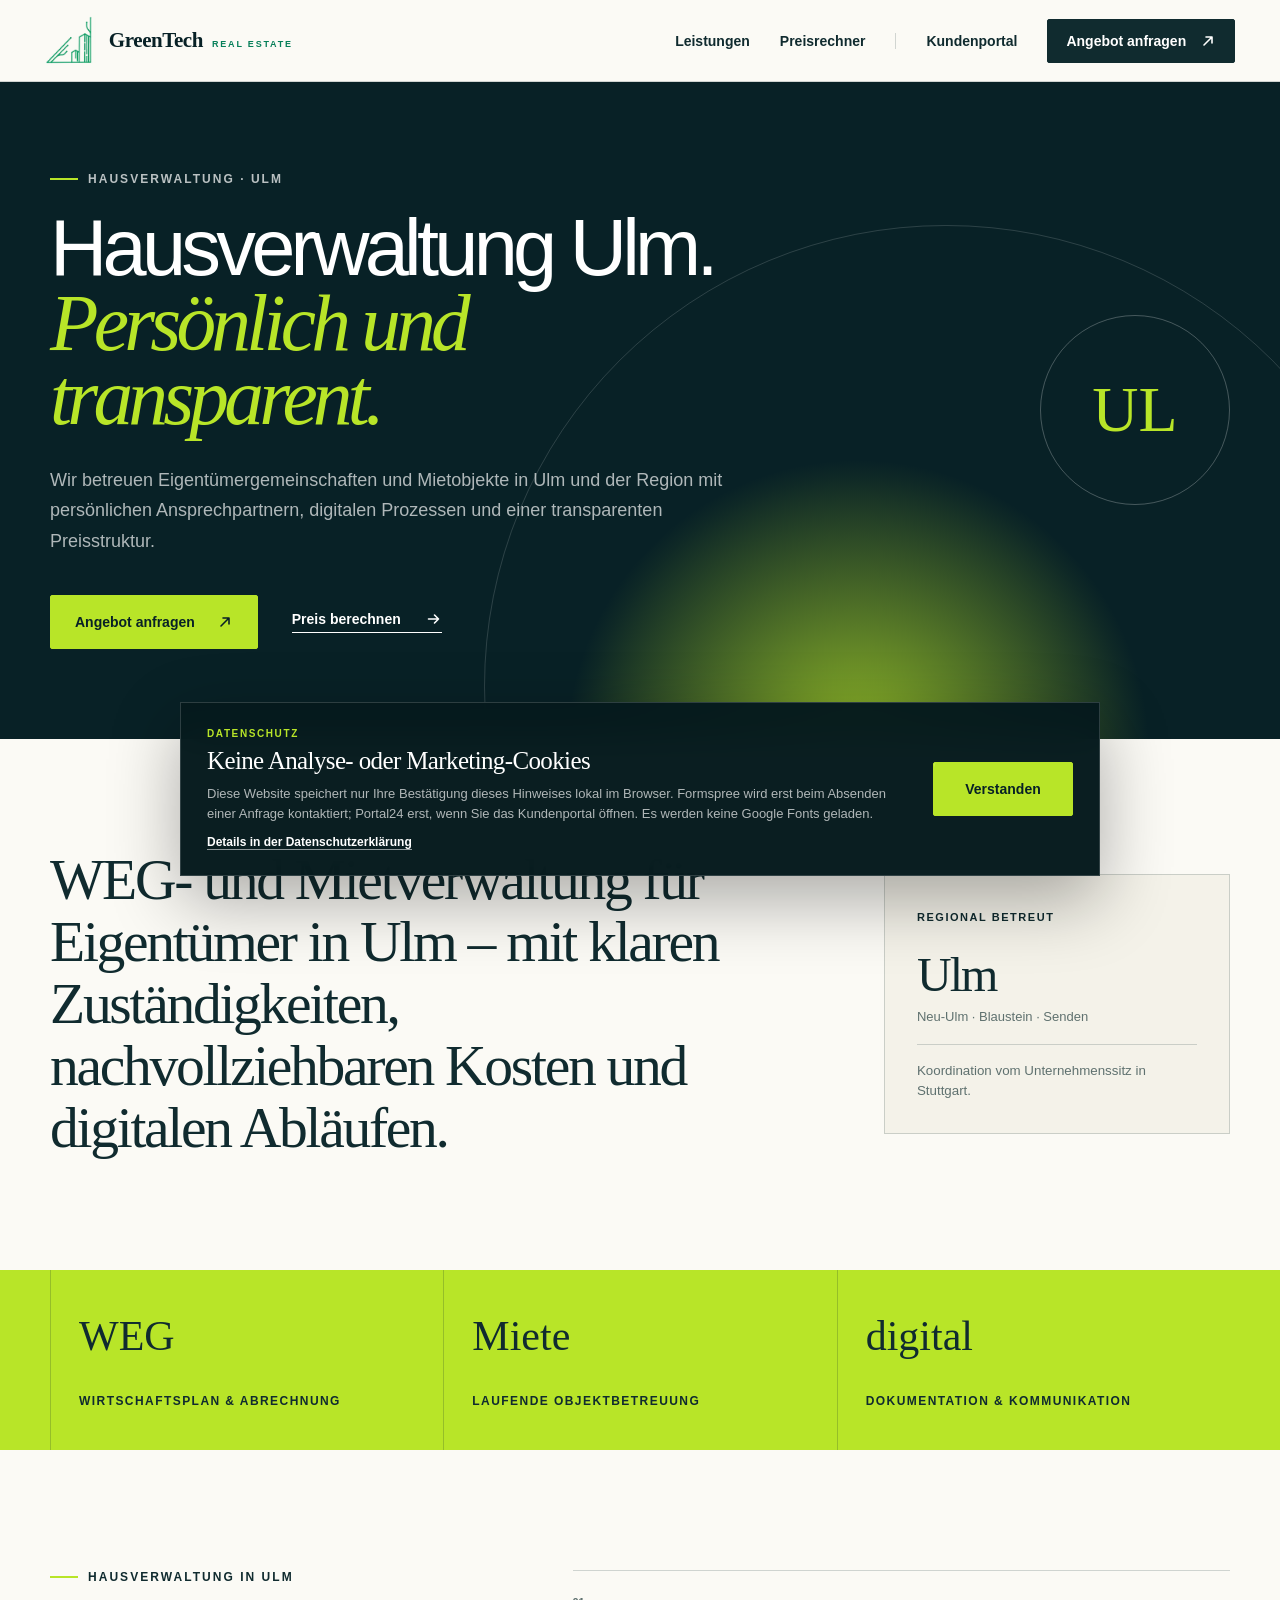
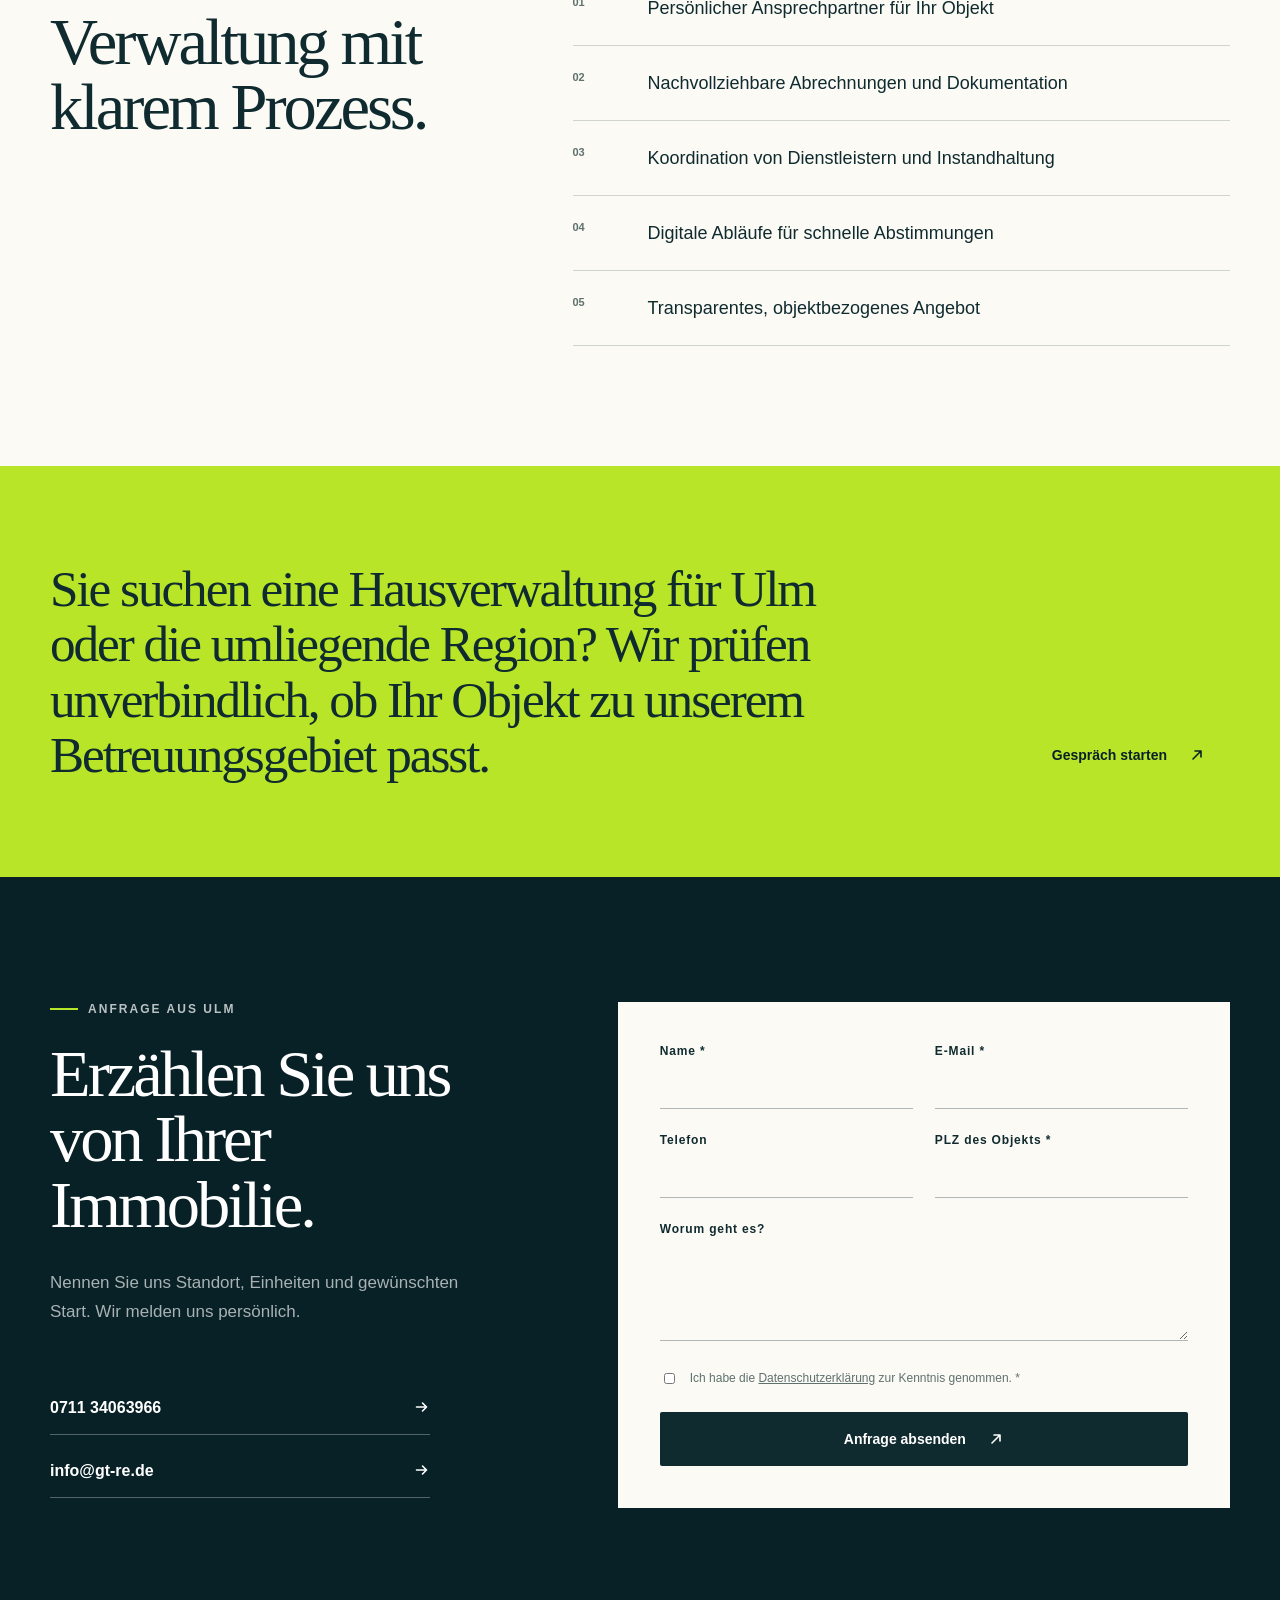
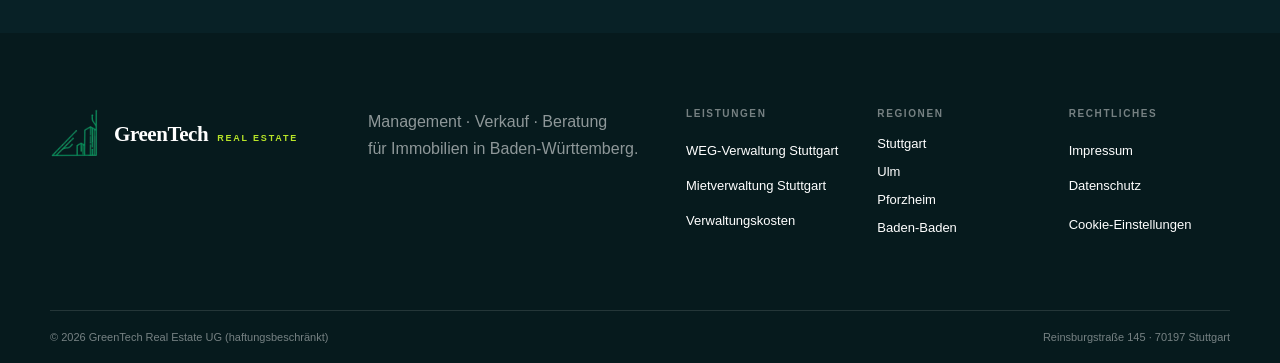
<file: hausverwaltung-ulm.html>
<!doctype html><html lang="de"><head><meta charset="utf-8"><meta name="viewport" content="width=device-width,initial-scale=1"><title>Hausverwaltung Ulm | GreenTech Real Estate</title><meta name="description" content="Hausverwaltung in Ulm und Umgebung für WEGs und Mietobjekte. Persönliche Betreuung, digitale Abläufe und transparente Kosten."><meta name="robots" content="index,follow,max-image-preview:large"><link rel="canonical" href="https://www.greentechrealestate.de/hausverwaltung-ulm.html"><meta property="og:locale" content="de_DE"><meta property="og:type" content="website"><meta property="og:title" content="Hausverwaltung Ulm | GreenTech Real Estate"><meta property="og:description" content="Hausverwaltung in Ulm und Umgebung für WEGs und Mietobjekte. Persönliche Betreuung, digitale Abläufe und transparente Kosten."><meta property="og:url" content="https://www.greentechrealestate.de/hausverwaltung-ulm.html"><script type="application/ld+json">{"@context":"https://schema.org","@type":["RealEstateAgent","LocalBusiness"],"@id":"https://www.greentechrealestate.de/#unternehmen","name":"GreenTech Real Estate UG (haftungsbeschränkt)","url":"https://www.greentechrealestate.de","logo":"https://www.greentechrealestate.de/assets/greentech-logo.png","telephone":"+49 711 34063966","email":"info@gt-re.de","address":{"@type":"PostalAddress","streetAddress":"Reinsburgstraße 145","postalCode":"70197","addressLocality":"Stuttgart","addressRegion":"Baden-Württemberg","addressCountry":"DE"},"areaServed":["Stuttgart","Ulm","Pforzheim","Baden-Baden"]}</script><link rel="stylesheet" href="styles.css?v=26"><style>@media(max-width:960px){.calculator-layout{gap:0!important;row-gap:0!important}.calculator-controls{margin-bottom:0!important}.result-card{margin-top:0!important}}</style><script src="form-config.js" defer></script><script src="script.js" defer></script></head><body><header class="site-header"><a class="brand brand-logo" href="index.html" aria-label="GreenTech Real Estate – Startseite"><span class="brand-symbol" aria-hidden="true"><img src="[data-uri]" alt="" width="380" height="132"></span><span class="brand-name"><strong>GreenTech</strong><span>Real Estate</span></span></a><button class="menu-button" type="button" aria-label="Menü öffnen" aria-expanded="false"><span></span><span></span></button><nav class="main-nav"><a href="index.html#leistungen">Leistungen</a><a href="preise.html">Preisrechner</a><a class="nav-login" href="https://portal.greentechrealestate.de/user/auth/login">Kundenportal</a><a class="button button-small" href="index.html#anfrage">Angebot anfragen <span class="arrow-icon" aria-hidden="true"><svg viewBox="0 0 16 16" focusable="false"><path d="M4 12 12 4M6 4h6v6"></path></svg></span></a></nav><span class="scroll-progress" aria-hidden="true"></span></header><main class="page-transition"><script type="application/ld+json">{"@context":"https://schema.org","@type":"Service","name":"Hausverwaltung Ulm","serviceType":["WEG-Verwaltung","Mietverwaltung"],"provider":{"@id":"https://www.greentechrealestate.de/#unternehmen"},"areaServed":["Ulm","Neu-Ulm","Blaustein","Senden"]}</script><section class="subhero"><div class="subhero-grid section-shell"><div class="subhero-copy"><p class="eyebrow light"><span></span> Hausverwaltung · Ulm</p><h1>Hausverwaltung Ulm.<br><em>Persönlich und transparent.</em></h1><p>Wir betreuen Eigentümergemeinschaften und Mietobjekte in Ulm und der Region mit persönlichen Ansprechpartnern, digitalen Prozessen und einer transparenten Preisstruktur.</p><div class="hero-actions"><a class="button button-light" href="#anfrage">Angebot anfragen <span class="arrow-icon" aria-hidden="true"><svg viewBox="0 0 16 16" focusable="false"><path d="M4 12 12 4M6 4h6v6"></path></svg></span></a><a class="text-link light-link" href="preise.html">Preis berechnen <span class="arrow-icon arrow-icon-right" aria-hidden="true"><svg viewBox="0 0 16 16" focusable="false"><path d="M3 8h10M9 4l4 4-4 4"></path></svg></span></a></div></div><div class="subhero-mark"><span>UL</span></div></div></section><section class="service-intro section-shell"><p class="lead-quote">WEG- und Mietverwaltung für Eigentümer in Ulm – mit klaren Zuständigkeiten, nachvollziehbaren Kosten und digitalen Abläufen.</p><div class="price-callout"><span>Regional betreut</span><strong>Ulm</strong><p>Neu-Ulm · Blaustein · Senden</p><small>Koordination vom Unternehmenssitz in Stuttgart.</small></div></section><section class="facts-band"><div class="section-shell facts-grid"><div class="fact"><strong>WEG</strong><span>Wirtschaftsplan &amp; Abrechnung</span></div><div class="fact"><strong>Miete</strong><span>Laufende Objektbetreuung</span></div><div class="fact"><strong>digital</strong><span>Dokumentation &amp; Kommunikation</span></div></div></section><section class="detail-section section-shell"><div><p class="eyebrow"><span></span> Hausverwaltung in Ulm</p><h2>Verwaltung mit<br>klarem Prozess.</h2></div><ul class="feature-list"><li><span>01</span>Persönlicher Ansprechpartner für Ihr Objekt</li><li><span>02</span>Nachvollziehbare Abrechnungen und Dokumentation</li><li><span>03</span>Koordination von Dienstleistern und Instandhaltung</li><li><span>04</span>Digitale Abläufe für schnelle Abstimmungen</li><li><span>05</span>Transparentes, objektbezogenes Angebot</li></ul></section><section class="detail-closing"><div class="section-shell"><p>Sie suchen eine Hausverwaltung für Ulm oder die umliegende Region? Wir prüfen unverbindlich, ob Ihr Objekt zu unserem Betreuungsgebiet passt.</p><a class="button button-light" href="#anfrage">Gespräch starten <span class="arrow-icon" aria-hidden="true"><svg viewBox="0 0 16 16" focusable="false"><path d="M4 12 12 4M6 4h6v6"></path></svg></span></a></div></section><section class="contact-section" id="anfrage"><div class="section-shell contact-grid"><div class="contact-copy"><p class="eyebrow light"><span></span> Anfrage aus Ulm</p><h2>Erzählen Sie uns<br>von Ihrer Immobilie.</h2><p>Nennen Sie uns Standort, Einheiten und gewünschten Start. Wir melden uns persönlich.</p><div class="contact-direct"><a href="tel:+4971134063966">0711 34063966 <span class="arrow-icon arrow-icon-right" aria-hidden="true"><svg viewBox="0 0 16 16" focusable="false"><path d="M3 8h10M9 4l4 4-4 4"></path></svg></span></a><a href="mailto:info@gt-re.de">info@gt-re.de <span class="arrow-icon arrow-icon-right" aria-hidden="true"><svg viewBox="0 0 16 16" focusable="false"><path d="M3 8h10M9 4l4 4-4 4"></path></svg></span></a></div></div><div class="form-success" data-form-success hidden role="status" tabindex="-1"><span class="form-success-icon" aria-hidden="true"><svg viewBox="0 0 24 24" focusable="false"><path d="m5 12.5 4.2 4.2L19 7"></path></svg></span><p class="eyebrow"><span></span> Anfrage gesendet</p><h3>Vielen Dank!</h3><p>Ihre Anfrage wurde erfolgreich übermittelt. Wir melden uns persönlich bei Ihnen.</p><button class="button button-submit" type="button" data-form-reset>Weitere Anfrage senden <span class="arrow-icon arrow-icon-right" aria-hidden="true"><svg viewBox="0 0 16 16" focusable="false"><path d="M3 8h10M9 4l4 4-4 4"></path></svg></span></button></div><form class="inquiry-form" action="https://formspree.io/f/xyezyrjy" method="POST" accept-charset="UTF-8"><input type="text" name="_gotcha" class="honeypot" tabindex="-1" autocomplete="off"><input type="hidden" name="_subject" value="Neue Anfrage über greentechrealestate.de"><input type="hidden" name="Leistung" value="WEG-Verwaltung"><div class="form-row"><label><span>Name *</span><input type="text" name="Name" autocomplete="name" required></label><label><span>E-Mail *</span><input type="email" name="email" autocomplete="email" required></label></div><div class="form-row"><label><span>Telefon</span><input type="tel" name="Telefon" autocomplete="tel"></label><label><span>PLZ des Objekts *</span><input type="text" name="PLZ" inputmode="numeric" pattern="[0-9]{5}" required></label></div><label><span>Worum geht es?</span><textarea name="Nachricht" rows="4"></textarea></label><label class="checkbox-label"><input type="checkbox" name="Datenschutz" value="zur Kenntnis genommen" required><span>Ich habe die <a href="datenschutz.html">Datenschutzerklärung</a> zur Kenntnis genommen. *</span></label><button class="button button-submit" type="submit"><span data-submit-text>Anfrage absenden</span> <span class="arrow-icon" aria-hidden="true"><svg viewBox="0 0 16 16" focusable="false"><path d="M4 12 12 4M6 4h6v6"></path></svg></span></button><p class="form-error" data-form-error role="alert" hidden>Die Anfrage konnte gerade nicht gesendet werden. Bitte versuchen Sie es erneut oder schreiben Sie uns an <a href="mailto:info@gt-re.de">info@gt-re.de</a>.</p></form></div></section></main><footer><div class="footer-top section-shell"><a class="brand brand-logo footer-logo" href="index.html" aria-label="GreenTech Real Estate – Startseite"><span class="brand-symbol" aria-hidden="true"><img src="[data-uri]" alt="" width="380" height="132"></span><span class="brand-name"><strong>GreenTech</strong><span>Real Estate</span></span></a><p>Management · Verkauf · Beratung<br>für Immobilien in Baden-Württemberg.</p><div class="footer-navigation"><nav class="footer-links" aria-label="Leistungen"><strong>Leistungen</strong><a href="weg-verwaltung.html">WEG-Verwaltung Stuttgart</a><a href="mietverwaltung.html">Mietverwaltung Stuttgart</a><a href="preise.html">Verwaltungskosten</a></nav><nav class="footer-links" aria-label="Regionen"><strong>Regionen</strong><a href="index.html#stuttgart">Stuttgart</a><a href="hausverwaltung-ulm.html">Ulm</a><a href="hausverwaltung-pforzheim.html">Pforzheim</a><a href="hausverwaltung-baden-baden.html">Baden-Baden</a></nav><nav class="footer-links" aria-label="Rechtliches"><strong>Rechtliches</strong><a href="impressum.html">Impressum</a><a href="datenschutz.html">Datenschutz</a><button class="footer-cookie-button" type="button" data-cookie-settings>Cookie-Einstellungen</button></nav></div></div><div class="footer-bottom section-shell"><span>© 2026 GreenTech Real Estate UG (haftungsbeschränkt)</span><span>Reinsburgstraße 145 · 70197 Stuttgart</span></div></footer></body></html>
</file>
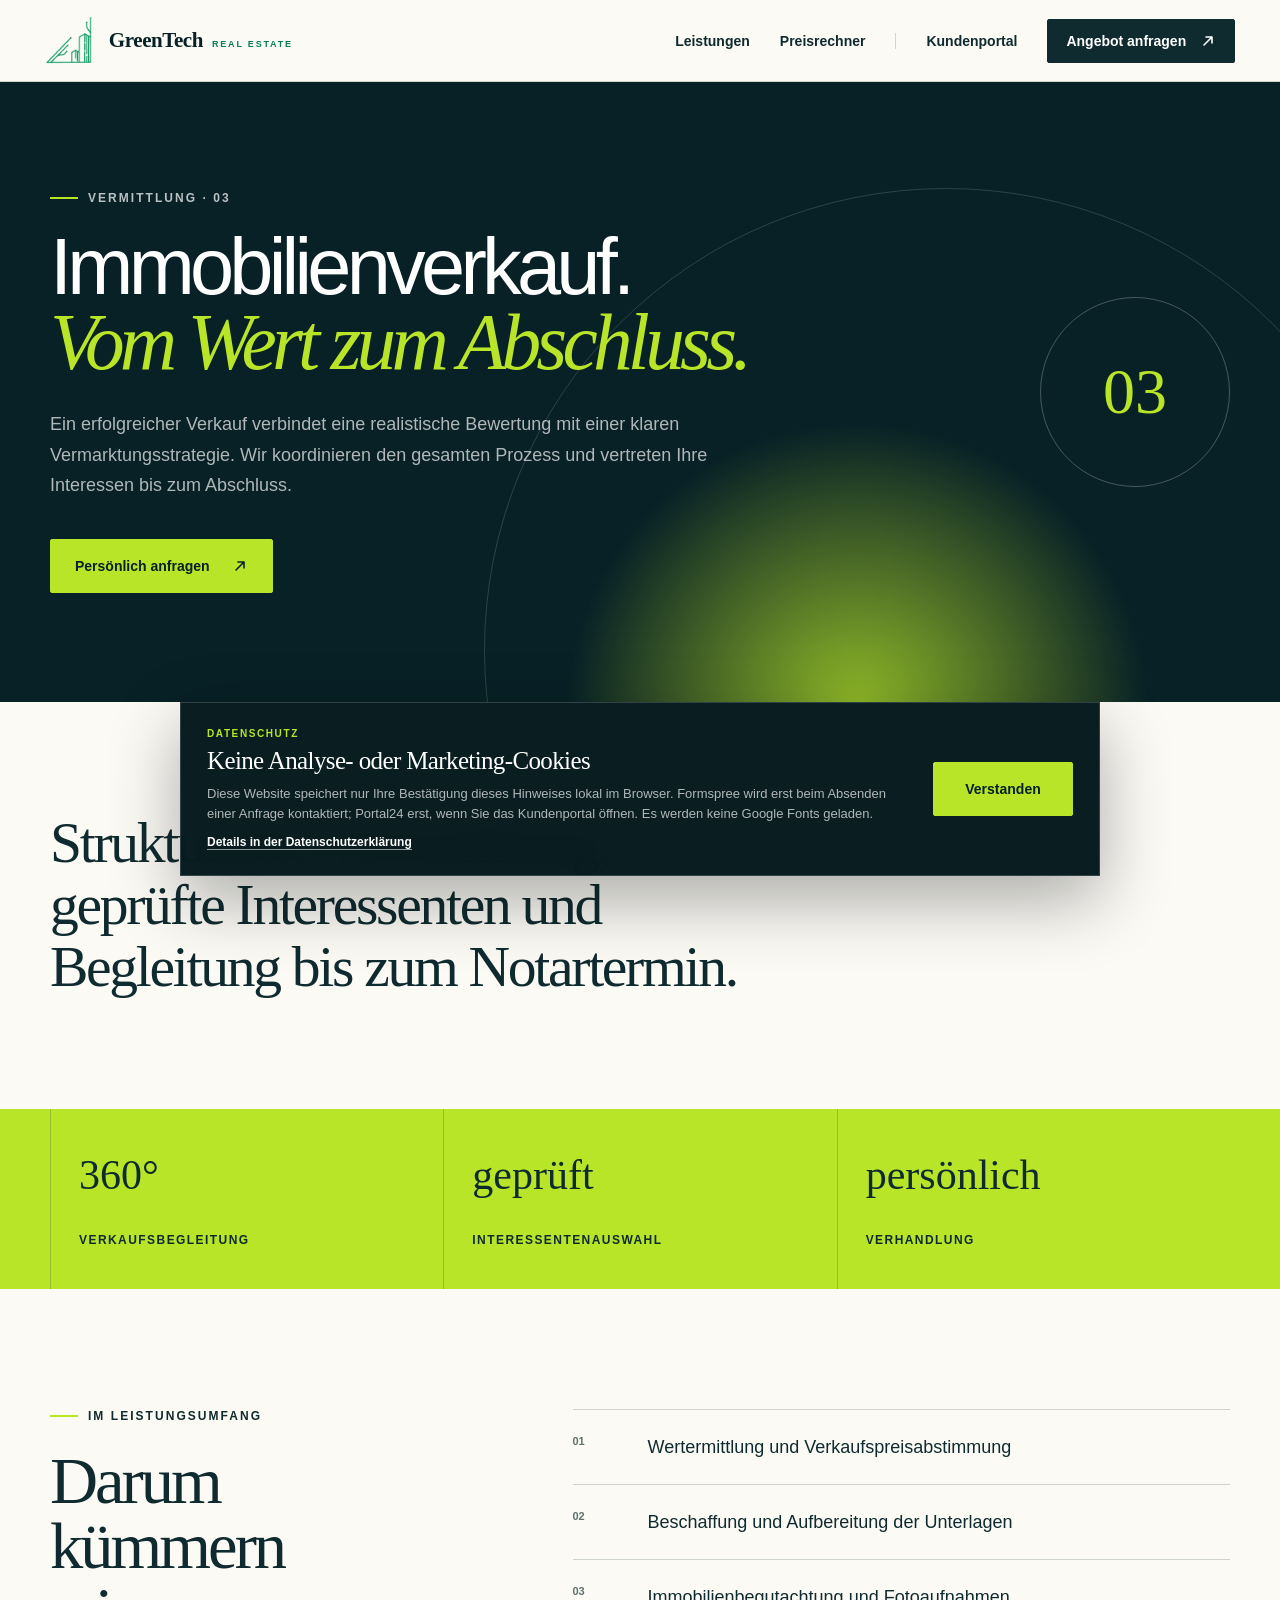
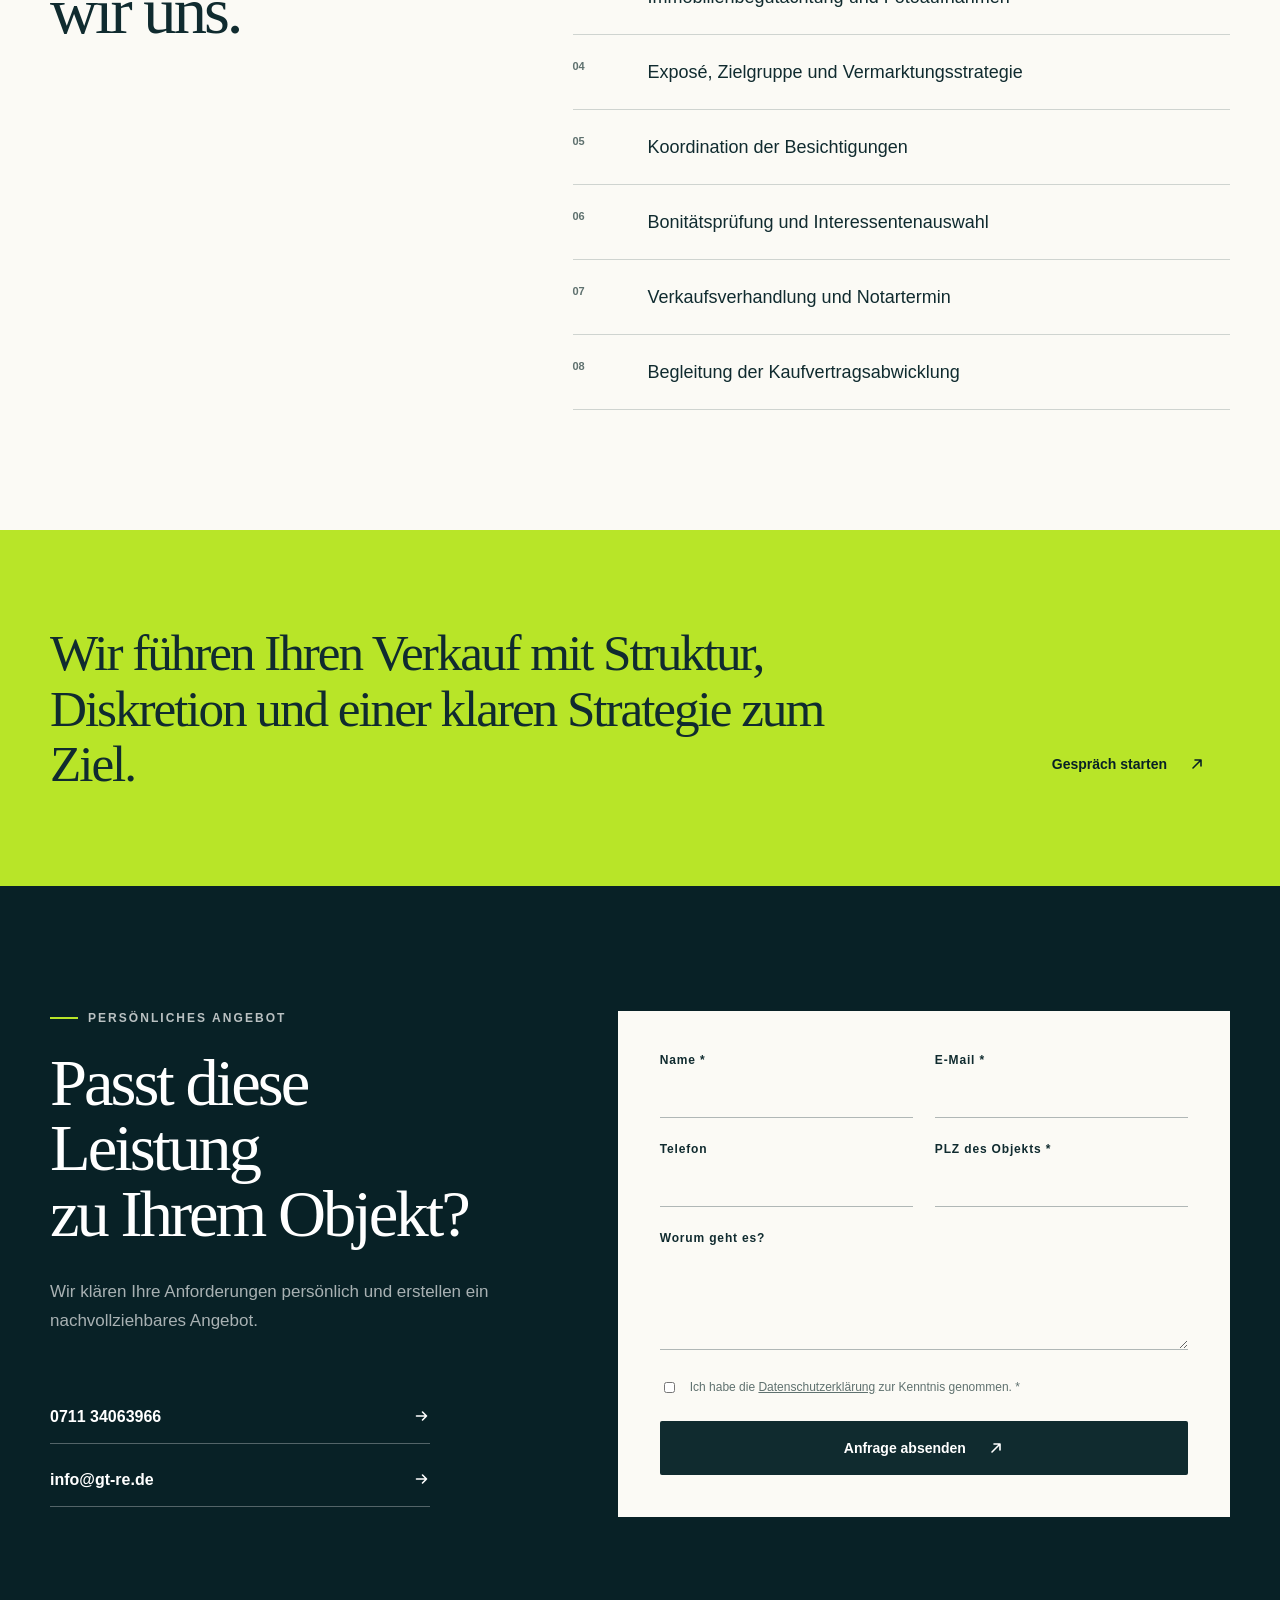
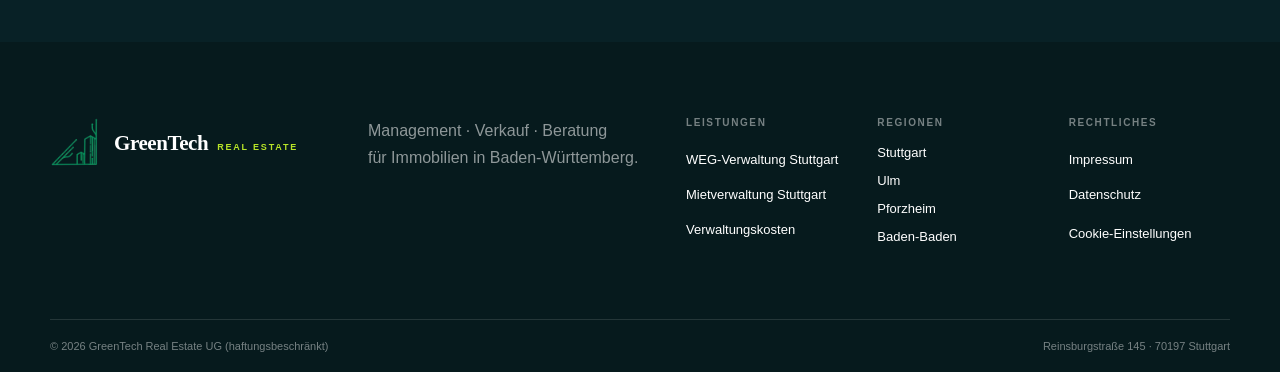
<file: immobilienverkauf.html>
<!doctype html><html lang="de"><head><meta charset="utf-8"><meta name="viewport" content="width=device-width,initial-scale=1"><title>Immobilienverkauf | GreenTech Real Estate</title><meta name="description" content="Ein erfolgreicher Verkauf verbindet eine realistische Bewertung mit einer klaren Vermarktungsstrategie. Wir koordinieren den gesamten Prozess und vertreten Ihre Interessen bis zum Abschluss."><meta name="robots" content="index,follow,max-image-preview:large"><link rel="canonical" href="https://www.greentechrealestate.de/immobilienverkauf.html"><meta property="og:locale" content="de_DE"><meta property="og:type" content="website"><meta property="og:title" content="Immobilienverkauf | GreenTech Real Estate"><meta property="og:description" content="Ein erfolgreicher Verkauf verbindet eine realistische Bewertung mit einer klaren Vermarktungsstrategie. Wir koordinieren den gesamten Prozess und vertreten Ihre Interessen bis zum Abschluss."><meta property="og:url" content="https://www.greentechrealestate.de/immobilienverkauf.html"><script type="application/ld+json">{"@context":"https://schema.org","@type":["RealEstateAgent","LocalBusiness"],"@id":"https://www.greentechrealestate.de/#unternehmen","name":"GreenTech Real Estate UG (haftungsbeschränkt)","url":"https://www.greentechrealestate.de","logo":"https://www.greentechrealestate.de/assets/greentech-logo.png","telephone":"+49 711 34063966","email":"info@gt-re.de","address":{"@type":"PostalAddress","streetAddress":"Reinsburgstraße 145","postalCode":"70197","addressLocality":"Stuttgart","addressRegion":"Baden-Württemberg","addressCountry":"DE"},"areaServed":["Stuttgart","Ulm","Pforzheim","Baden-Baden"]}</script><link rel="stylesheet" href="styles.css?v=26"><style>@media(max-width:960px){.calculator-layout{gap:0!important;row-gap:0!important}.calculator-controls{margin-bottom:0!important}.result-card{margin-top:0!important}}</style><script src="form-config.js" defer></script><script src="script.js" defer></script></head><body><header class="site-header"><a class="brand brand-logo" href="index.html" aria-label="GreenTech Real Estate – Startseite"><span class="brand-symbol" aria-hidden="true"><img src="[data-uri]" alt="" width="380" height="132"></span><span class="brand-name"><strong>GreenTech</strong><span>Real Estate</span></span></a><button class="menu-button" type="button" aria-label="Menü öffnen" aria-expanded="false"><span></span><span></span></button><nav class="main-nav"><a href="index.html#leistungen">Leistungen</a><a href="preise.html">Preisrechner</a><a class="nav-login" href="https://portal.greentechrealestate.de/user/auth/login">Kundenportal</a><a class="button button-small" href="index.html#anfrage">Angebot anfragen <span class="arrow-icon" aria-hidden="true"><svg viewBox="0 0 16 16" focusable="false"><path d="M4 12 12 4M6 4h6v6"></path></svg></span></a></nav><span class="scroll-progress" aria-hidden="true"></span></header><main class="page-transition"><script type="application/ld+json">{"@context":"https://schema.org","@type":"Service","name":"Immobilienverkauf","description":"Ein erfolgreicher Verkauf verbindet eine realistische Bewertung mit einer klaren Vermarktungsstrategie. Wir koordinieren den gesamten Prozess und vertreten Ihre Interessen bis zum Abschluss.","provider":{"@id":"https://www.greentechrealestate.de/#unternehmen"},"areaServed":{"@type":"City","name":"Stuttgart"},"url":"https://www.greentechrealestate.de/immobilienverkauf.html"}</script><section class="subhero"><div class="subhero-grid section-shell"><div class="subhero-copy"><p class="eyebrow light"><span></span> Vermittlung · 03</p><h1>Immobilienverkauf.<br><em>Vom Wert zum Abschluss.</em></h1><p>Ein erfolgreicher Verkauf verbindet eine realistische Bewertung mit einer klaren Vermarktungsstrategie. Wir koordinieren den gesamten Prozess und vertreten Ihre Interessen bis zum Abschluss.</p><div class="hero-actions"><a class="button button-light" href="#anfrage">Persönlich anfragen <span class="arrow-icon" aria-hidden="true"><svg viewBox="0 0 16 16" focusable="false"><path d="M4 12 12 4M6 4h6v6"></path></svg></span></a></div></div><div class="subhero-mark"><span>03</span></div></div></section><section class="service-intro section-shell reveal"><p class="lead-quote">Strukturierte Vermarktung, geprüfte Interessenten und Begleitung bis zum Notartermin.</p></section><section class="facts-band"><div class="section-shell facts-grid"><div class="fact"><strong>360°</strong><span>Verkaufsbegleitung</span></div><div class="fact"><strong>geprüft</strong><span>Interessentenauswahl</span></div><div class="fact"><strong>persönlich</strong><span>Verhandlung</span></div></div></section><section class="detail-section section-shell reveal"><div><p class="eyebrow"><span></span> Im Leistungsumfang</p><h2>Darum kümmern<br>wir uns.</h2></div><ul class="feature-list"><li><span>01</span>Wertermittlung und Verkaufspreisabstimmung</li><li><span>02</span>Beschaffung und Aufbereitung der Unterlagen</li><li><span>03</span>Immobilienbegutachtung und Fotoaufnahmen</li><li><span>04</span>Exposé, Zielgruppe und Vermarktungsstrategie</li><li><span>05</span>Koordination der Besichtigungen</li><li><span>06</span>Bonitätsprüfung und Interessentenauswahl</li><li><span>07</span>Verkaufsverhandlung und Notartermin</li><li><span>08</span>Begleitung der Kaufvertragsabwicklung</li></ul></section><section class="detail-closing"><div class="section-shell"><p>Wir führen Ihren Verkauf mit Struktur, Diskretion und einer klaren Strategie zum Ziel.</p><a class="button button-light" href="#anfrage">Gespräch starten <span class="arrow-icon" aria-hidden="true"><svg viewBox="0 0 16 16" focusable="false"><path d="M4 12 12 4M6 4h6v6"></path></svg></span></a></div></section><section class="contact-section" id="anfrage"><div class="section-shell contact-grid"><div class="contact-copy"><p class="eyebrow light"><span></span> Persönliches Angebot</p><h2>Passt diese Leistung<br>zu Ihrem Objekt?</h2><p>Wir klären Ihre Anforderungen persönlich und erstellen ein nachvollziehbares Angebot.</p><div class="contact-direct"><a href="tel:+4971134063966">0711 34063966 <span class="arrow-icon arrow-icon-right" aria-hidden="true"><svg viewBox="0 0 16 16" focusable="false"><path d="M3 8h10M9 4l4 4-4 4"></path></svg></span></a><a href="mailto:info@gt-re.de">info@gt-re.de <span class="arrow-icon arrow-icon-right" aria-hidden="true"><svg viewBox="0 0 16 16" focusable="false"><path d="M3 8h10M9 4l4 4-4 4"></path></svg></span></a></div></div><div class="form-success" data-form-success hidden role="status" tabindex="-1"><span class="form-success-icon" aria-hidden="true"><svg viewBox="0 0 24 24" focusable="false"><path d="m5 12.5 4.2 4.2L19 7"></path></svg></span><p class="eyebrow"><span></span> Anfrage gesendet</p><h3>Vielen Dank!</h3><p>Ihre Anfrage wurde erfolgreich übermittelt. Wir melden uns persönlich bei Ihnen.</p><button class="button button-submit" type="button" data-form-reset>Weitere Anfrage senden <span class="arrow-icon arrow-icon-right" aria-hidden="true"><svg viewBox="0 0 16 16" focusable="false"><path d="M3 8h10M9 4l4 4-4 4"></path></svg></span></button></div><form class="inquiry-form" action="https://formspree.io/f/xyezyrjy" method="POST" accept-charset="UTF-8"><input type="text" name="_gotcha" class="honeypot" tabindex="-1" autocomplete="off"><input type="hidden" name="_subject" value="Neue Anfrage über greentechrealestate.de"><input type="hidden" name="Leistung" value="Immobilienverkauf"><div class="form-row"><label><span>Name *</span><input type="text" name="Name" autocomplete="name" required></label><label><span>E-Mail *</span><input type="email" name="email" autocomplete="email" required></label></div><div class="form-row"><label><span>Telefon</span><input type="tel" name="Telefon" autocomplete="tel"></label><label><span>PLZ des Objekts *</span><input type="text" name="PLZ" inputmode="numeric" pattern="[0-9]{5}" required></label></div><label><span>Worum geht es?</span><textarea name="Nachricht" rows="4"></textarea></label><label class="checkbox-label"><input type="checkbox" name="Datenschutz" value="zur Kenntnis genommen" required><span>Ich habe die <a href="datenschutz.html">Datenschutzerklärung</a> zur Kenntnis genommen. *</span></label><button class="button button-submit" type="submit"><span data-submit-text>Anfrage absenden</span> <span class="arrow-icon" aria-hidden="true"><svg viewBox="0 0 16 16" focusable="false"><path d="M4 12 12 4M6 4h6v6"></path></svg></span></button><p class="form-error" data-form-error role="alert" hidden>Die Anfrage konnte gerade nicht gesendet werden. Bitte versuchen Sie es erneut oder schreiben Sie uns an <a href="mailto:info@gt-re.de">info@gt-re.de</a>.</p></form></div></section></main><footer><div class="footer-top section-shell"><a class="brand brand-logo footer-logo" href="index.html" aria-label="GreenTech Real Estate – Startseite"><span class="brand-symbol" aria-hidden="true"><img src="[data-uri]" alt="" width="380" height="132"></span><span class="brand-name"><strong>GreenTech</strong><span>Real Estate</span></span></a><p>Management · Verkauf · Beratung<br>für Immobilien in Baden-Württemberg.</p><div class="footer-navigation"><nav class="footer-links" aria-label="Leistungen"><strong>Leistungen</strong><a href="weg-verwaltung.html">WEG-Verwaltung Stuttgart</a><a href="mietverwaltung.html">Mietverwaltung Stuttgart</a><a href="preise.html">Verwaltungskosten</a></nav><nav class="footer-links" aria-label="Regionen"><strong>Regionen</strong><a href="index.html#stuttgart">Stuttgart</a><a href="hausverwaltung-ulm.html">Ulm</a><a href="hausverwaltung-pforzheim.html">Pforzheim</a><a href="hausverwaltung-baden-baden.html">Baden-Baden</a></nav><nav class="footer-links" aria-label="Rechtliches"><strong>Rechtliches</strong><a href="impressum.html">Impressum</a><a href="datenschutz.html">Datenschutz</a><button class="footer-cookie-button" type="button" data-cookie-settings>Cookie-Einstellungen</button></nav></div></div><div class="footer-bottom section-shell"><span>© 2026 GreenTech Real Estate UG (haftungsbeschränkt)</span><span>Reinsburgstraße 145 · 70197 Stuttgart</span></div></footer></body></html>
</file>
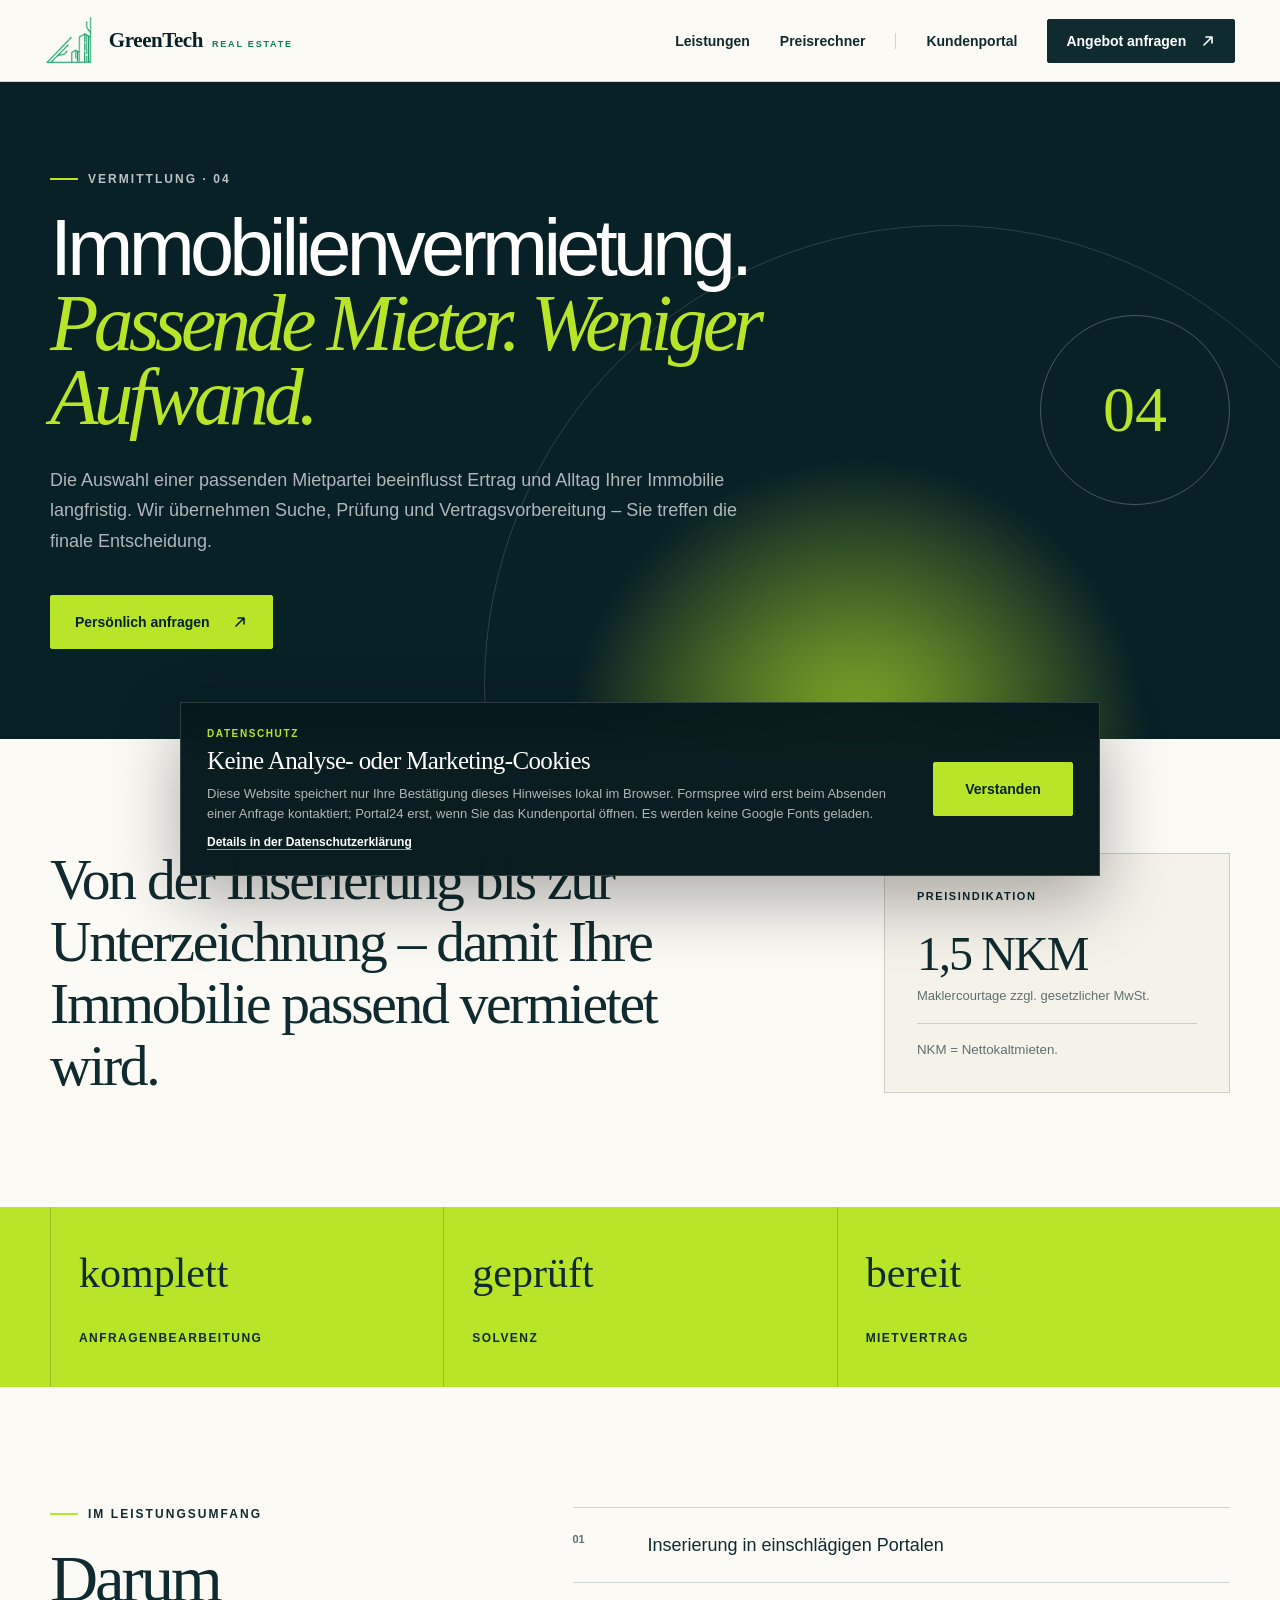
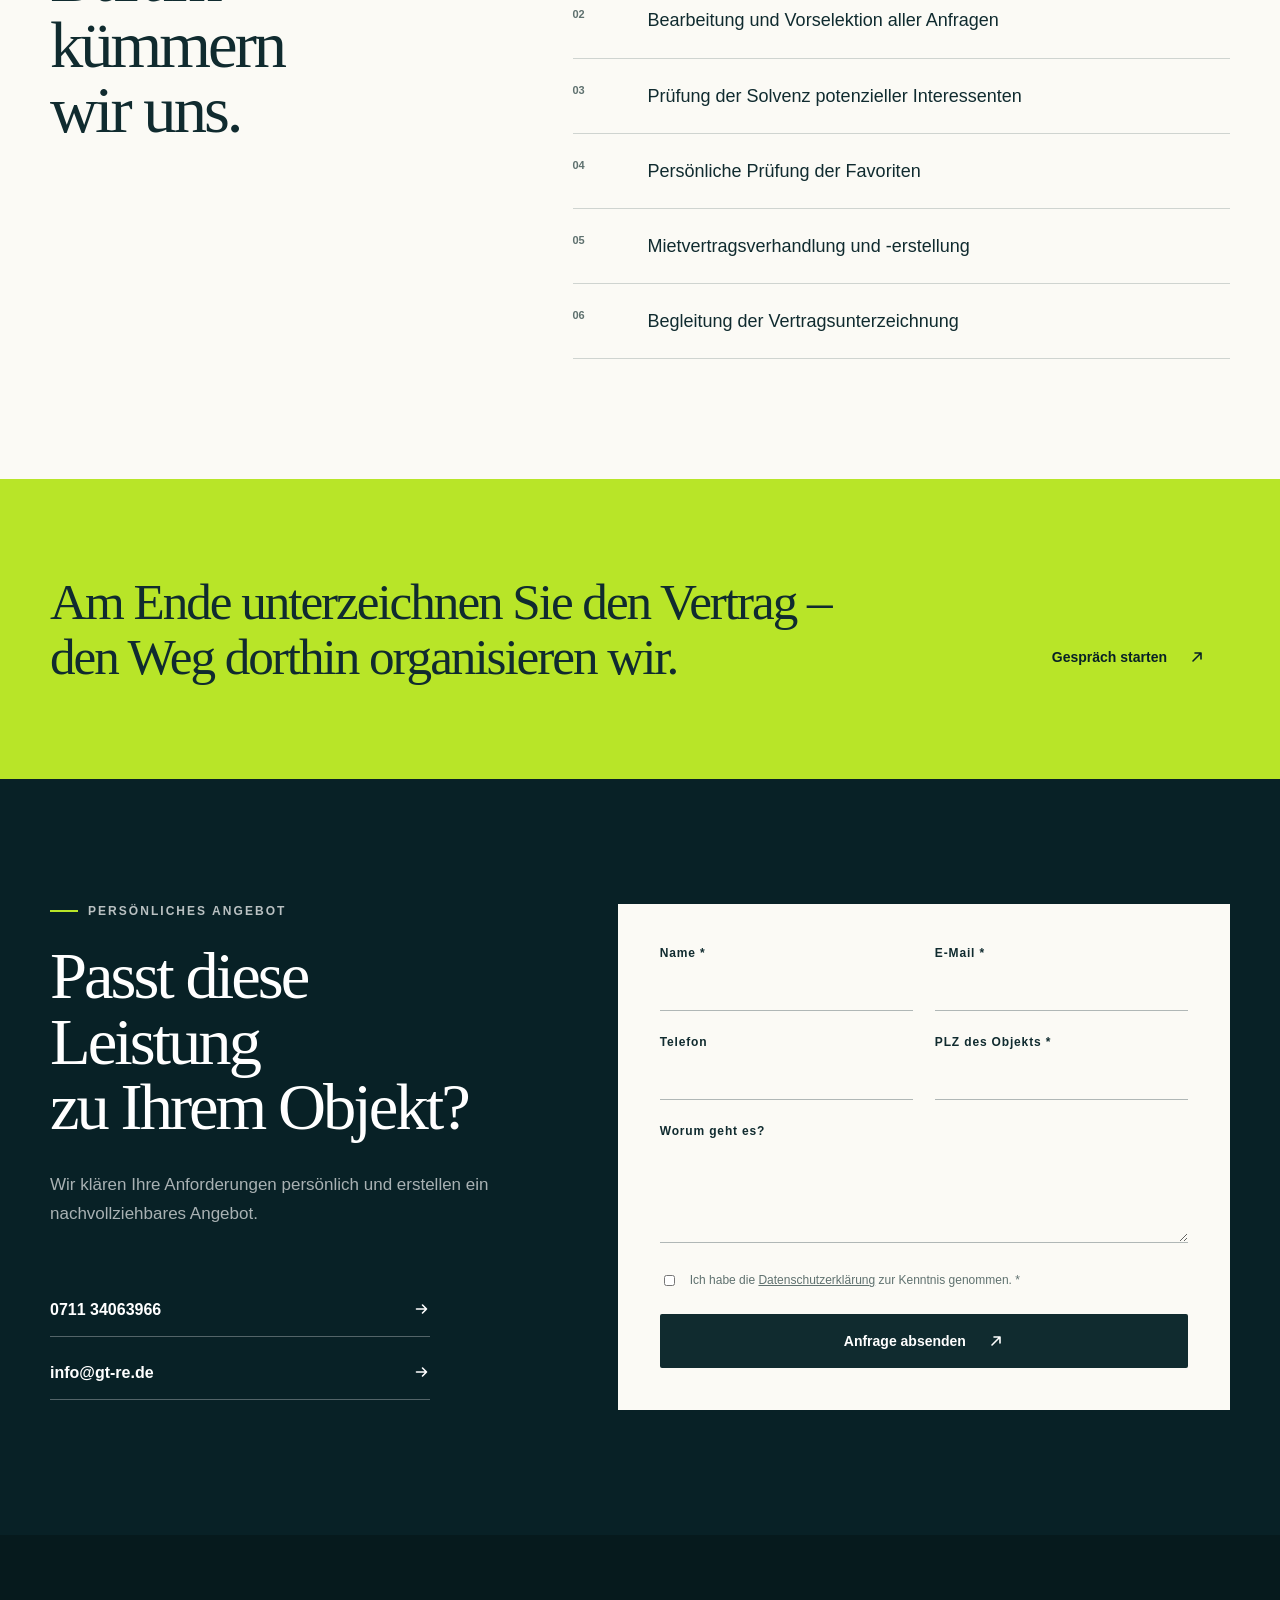
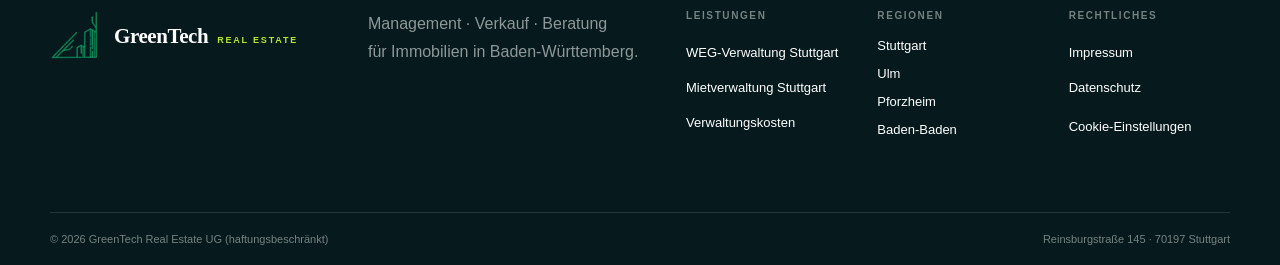
<file: immobilienvermietung.html>
<!doctype html><html lang="de"><head><meta charset="utf-8"><meta name="viewport" content="width=device-width,initial-scale=1"><title>Immobilienvermietung | GreenTech Real Estate</title><meta name="description" content="Die Auswahl einer passenden Mietpartei beeinflusst Ertrag und Alltag Ihrer Immobilie langfristig. Wir übernehmen Suche, Prüfung und Vertragsvorbereitung – Sie treffen die finale Entscheidung."><meta name="robots" content="index,follow,max-image-preview:large"><link rel="canonical" href="https://www.greentechrealestate.de/immobilienvermietung.html"><meta property="og:locale" content="de_DE"><meta property="og:type" content="website"><meta property="og:title" content="Immobilienvermietung | GreenTech Real Estate"><meta property="og:description" content="Die Auswahl einer passenden Mietpartei beeinflusst Ertrag und Alltag Ihrer Immobilie langfristig. Wir übernehmen Suche, Prüfung und Vertragsvorbereitung – Sie treffen die finale Entscheidung."><meta property="og:url" content="https://www.greentechrealestate.de/immobilienvermietung.html"><script type="application/ld+json">{"@context":"https://schema.org","@type":["RealEstateAgent","LocalBusiness"],"@id":"https://www.greentechrealestate.de/#unternehmen","name":"GreenTech Real Estate UG (haftungsbeschränkt)","url":"https://www.greentechrealestate.de","logo":"https://www.greentechrealestate.de/assets/greentech-logo.png","telephone":"+49 711 34063966","email":"info@gt-re.de","address":{"@type":"PostalAddress","streetAddress":"Reinsburgstraße 145","postalCode":"70197","addressLocality":"Stuttgart","addressRegion":"Baden-Württemberg","addressCountry":"DE"},"areaServed":["Stuttgart","Ulm","Pforzheim","Baden-Baden"]}</script><link rel="stylesheet" href="styles.css?v=26"><style>@media(max-width:960px){.calculator-layout{gap:0!important;row-gap:0!important}.calculator-controls{margin-bottom:0!important}.result-card{margin-top:0!important}}</style><script src="form-config.js" defer></script><script src="script.js" defer></script></head><body><header class="site-header"><a class="brand brand-logo" href="index.html" aria-label="GreenTech Real Estate – Startseite"><span class="brand-symbol" aria-hidden="true"><img src="[data-uri]" alt="" width="380" height="132"></span><span class="brand-name"><strong>GreenTech</strong><span>Real Estate</span></span></a><button class="menu-button" type="button" aria-label="Menü öffnen" aria-expanded="false"><span></span><span></span></button><nav class="main-nav"><a href="index.html#leistungen">Leistungen</a><a href="preise.html">Preisrechner</a><a class="nav-login" href="https://portal.greentechrealestate.de/user/auth/login">Kundenportal</a><a class="button button-small" href="index.html#anfrage">Angebot anfragen <span class="arrow-icon" aria-hidden="true"><svg viewBox="0 0 16 16" focusable="false"><path d="M4 12 12 4M6 4h6v6"></path></svg></span></a></nav><span class="scroll-progress" aria-hidden="true"></span></header><main class="page-transition"><script type="application/ld+json">{"@context":"https://schema.org","@type":"Service","name":"Immobilienvermietung","description":"Die Auswahl einer passenden Mietpartei beeinflusst Ertrag und Alltag Ihrer Immobilie langfristig. Wir übernehmen Suche, Prüfung und Vertragsvorbereitung – Sie treffen die finale Entscheidung.","provider":{"@id":"https://www.greentechrealestate.de/#unternehmen"},"areaServed":{"@type":"City","name":"Stuttgart"},"url":"https://www.greentechrealestate.de/immobilienvermietung.html"}</script><section class="subhero"><div class="subhero-grid section-shell"><div class="subhero-copy"><p class="eyebrow light"><span></span> Vermittlung · 04</p><h1>Immobilienvermietung.<br><em>Passende Mieter. Weniger Aufwand.</em></h1><p>Die Auswahl einer passenden Mietpartei beeinflusst Ertrag und Alltag Ihrer Immobilie langfristig. Wir übernehmen Suche, Prüfung und Vertragsvorbereitung – Sie treffen die finale Entscheidung.</p><div class="hero-actions"><a class="button button-light" href="#anfrage">Persönlich anfragen <span class="arrow-icon" aria-hidden="true"><svg viewBox="0 0 16 16" focusable="false"><path d="M4 12 12 4M6 4h6v6"></path></svg></span></a></div></div><div class="subhero-mark"><span>04</span></div></div></section><section class="service-intro section-shell reveal"><p class="lead-quote">Von der Inserierung bis zur Unterzeichnung – damit Ihre Immobilie passend vermietet wird.</p><div class="price-callout"><span>Preisindikation</span><strong>1,5 NKM</strong><p>Maklercourtage zzgl. gesetzlicher MwSt.</p><small>NKM = Nettokaltmieten.</small></div></section><section class="facts-band"><div class="section-shell facts-grid"><div class="fact"><strong>komplett</strong><span>Anfragenbearbeitung</span></div><div class="fact"><strong>geprüft</strong><span>Solvenz</span></div><div class="fact"><strong>bereit</strong><span>Mietvertrag</span></div></div></section><section class="detail-section section-shell reveal"><div><p class="eyebrow"><span></span> Im Leistungsumfang</p><h2>Darum kümmern<br>wir uns.</h2></div><ul class="feature-list"><li><span>01</span>Inserierung in einschlägigen Portalen</li><li><span>02</span>Bearbeitung und Vorselektion aller Anfragen</li><li><span>03</span>Prüfung der Solvenz potenzieller Interessenten</li><li><span>04</span>Persönliche Prüfung der Favoriten</li><li><span>05</span>Mietvertragsverhandlung und -erstellung</li><li><span>06</span>Begleitung der Vertragsunterzeichnung</li></ul></section><section class="detail-closing"><div class="section-shell"><p>Am Ende unterzeichnen Sie den Vertrag – den Weg dorthin organisieren wir.</p><a class="button button-light" href="#anfrage">Gespräch starten <span class="arrow-icon" aria-hidden="true"><svg viewBox="0 0 16 16" focusable="false"><path d="M4 12 12 4M6 4h6v6"></path></svg></span></a></div></section><section class="contact-section" id="anfrage"><div class="section-shell contact-grid"><div class="contact-copy"><p class="eyebrow light"><span></span> Persönliches Angebot</p><h2>Passt diese Leistung<br>zu Ihrem Objekt?</h2><p>Wir klären Ihre Anforderungen persönlich und erstellen ein nachvollziehbares Angebot.</p><div class="contact-direct"><a href="tel:+4971134063966">0711 34063966 <span class="arrow-icon arrow-icon-right" aria-hidden="true"><svg viewBox="0 0 16 16" focusable="false"><path d="M3 8h10M9 4l4 4-4 4"></path></svg></span></a><a href="mailto:info@gt-re.de">info@gt-re.de <span class="arrow-icon arrow-icon-right" aria-hidden="true"><svg viewBox="0 0 16 16" focusable="false"><path d="M3 8h10M9 4l4 4-4 4"></path></svg></span></a></div></div><div class="form-success" data-form-success hidden role="status" tabindex="-1"><span class="form-success-icon" aria-hidden="true"><svg viewBox="0 0 24 24" focusable="false"><path d="m5 12.5 4.2 4.2L19 7"></path></svg></span><p class="eyebrow"><span></span> Anfrage gesendet</p><h3>Vielen Dank!</h3><p>Ihre Anfrage wurde erfolgreich übermittelt. Wir melden uns persönlich bei Ihnen.</p><button class="button button-submit" type="button" data-form-reset>Weitere Anfrage senden <span class="arrow-icon arrow-icon-right" aria-hidden="true"><svg viewBox="0 0 16 16" focusable="false"><path d="M3 8h10M9 4l4 4-4 4"></path></svg></span></button></div><form class="inquiry-form" action="https://formspree.io/f/xyezyrjy" method="POST" accept-charset="UTF-8"><input type="text" name="_gotcha" class="honeypot" tabindex="-1" autocomplete="off"><input type="hidden" name="_subject" value="Neue Anfrage über greentechrealestate.de"><input type="hidden" name="Leistung" value="Immobilienvermietung"><div class="form-row"><label><span>Name *</span><input type="text" name="Name" autocomplete="name" required></label><label><span>E-Mail *</span><input type="email" name="email" autocomplete="email" required></label></div><div class="form-row"><label><span>Telefon</span><input type="tel" name="Telefon" autocomplete="tel"></label><label><span>PLZ des Objekts *</span><input type="text" name="PLZ" inputmode="numeric" pattern="[0-9]{5}" required></label></div><label><span>Worum geht es?</span><textarea name="Nachricht" rows="4"></textarea></label><label class="checkbox-label"><input type="checkbox" name="Datenschutz" value="zur Kenntnis genommen" required><span>Ich habe die <a href="datenschutz.html">Datenschutzerklärung</a> zur Kenntnis genommen. *</span></label><button class="button button-submit" type="submit"><span data-submit-text>Anfrage absenden</span> <span class="arrow-icon" aria-hidden="true"><svg viewBox="0 0 16 16" focusable="false"><path d="M4 12 12 4M6 4h6v6"></path></svg></span></button><p class="form-error" data-form-error role="alert" hidden>Die Anfrage konnte gerade nicht gesendet werden. Bitte versuchen Sie es erneut oder schreiben Sie uns an <a href="mailto:info@gt-re.de">info@gt-re.de</a>.</p></form></div></section></main><footer><div class="footer-top section-shell"><a class="brand brand-logo footer-logo" href="index.html" aria-label="GreenTech Real Estate – Startseite"><span class="brand-symbol" aria-hidden="true"><img src="[data-uri]" alt="" width="380" height="132"></span><span class="brand-name"><strong>GreenTech</strong><span>Real Estate</span></span></a><p>Management · Verkauf · Beratung<br>für Immobilien in Baden-Württemberg.</p><div class="footer-navigation"><nav class="footer-links" aria-label="Leistungen"><strong>Leistungen</strong><a href="weg-verwaltung.html">WEG-Verwaltung Stuttgart</a><a href="mietverwaltung.html">Mietverwaltung Stuttgart</a><a href="preise.html">Verwaltungskosten</a></nav><nav class="footer-links" aria-label="Regionen"><strong>Regionen</strong><a href="index.html#stuttgart">Stuttgart</a><a href="hausverwaltung-ulm.html">Ulm</a><a href="hausverwaltung-pforzheim.html">Pforzheim</a><a href="hausverwaltung-baden-baden.html">Baden-Baden</a></nav><nav class="footer-links" aria-label="Rechtliches"><strong>Rechtliches</strong><a href="impressum.html">Impressum</a><a href="datenschutz.html">Datenschutz</a><button class="footer-cookie-button" type="button" data-cookie-settings>Cookie-Einstellungen</button></nav></div></div><div class="footer-bottom section-shell"><span>© 2026 GreenTech Real Estate UG (haftungsbeschränkt)</span><span>Reinsburgstraße 145 · 70197 Stuttgart</span></div></footer></body></html>
</file>
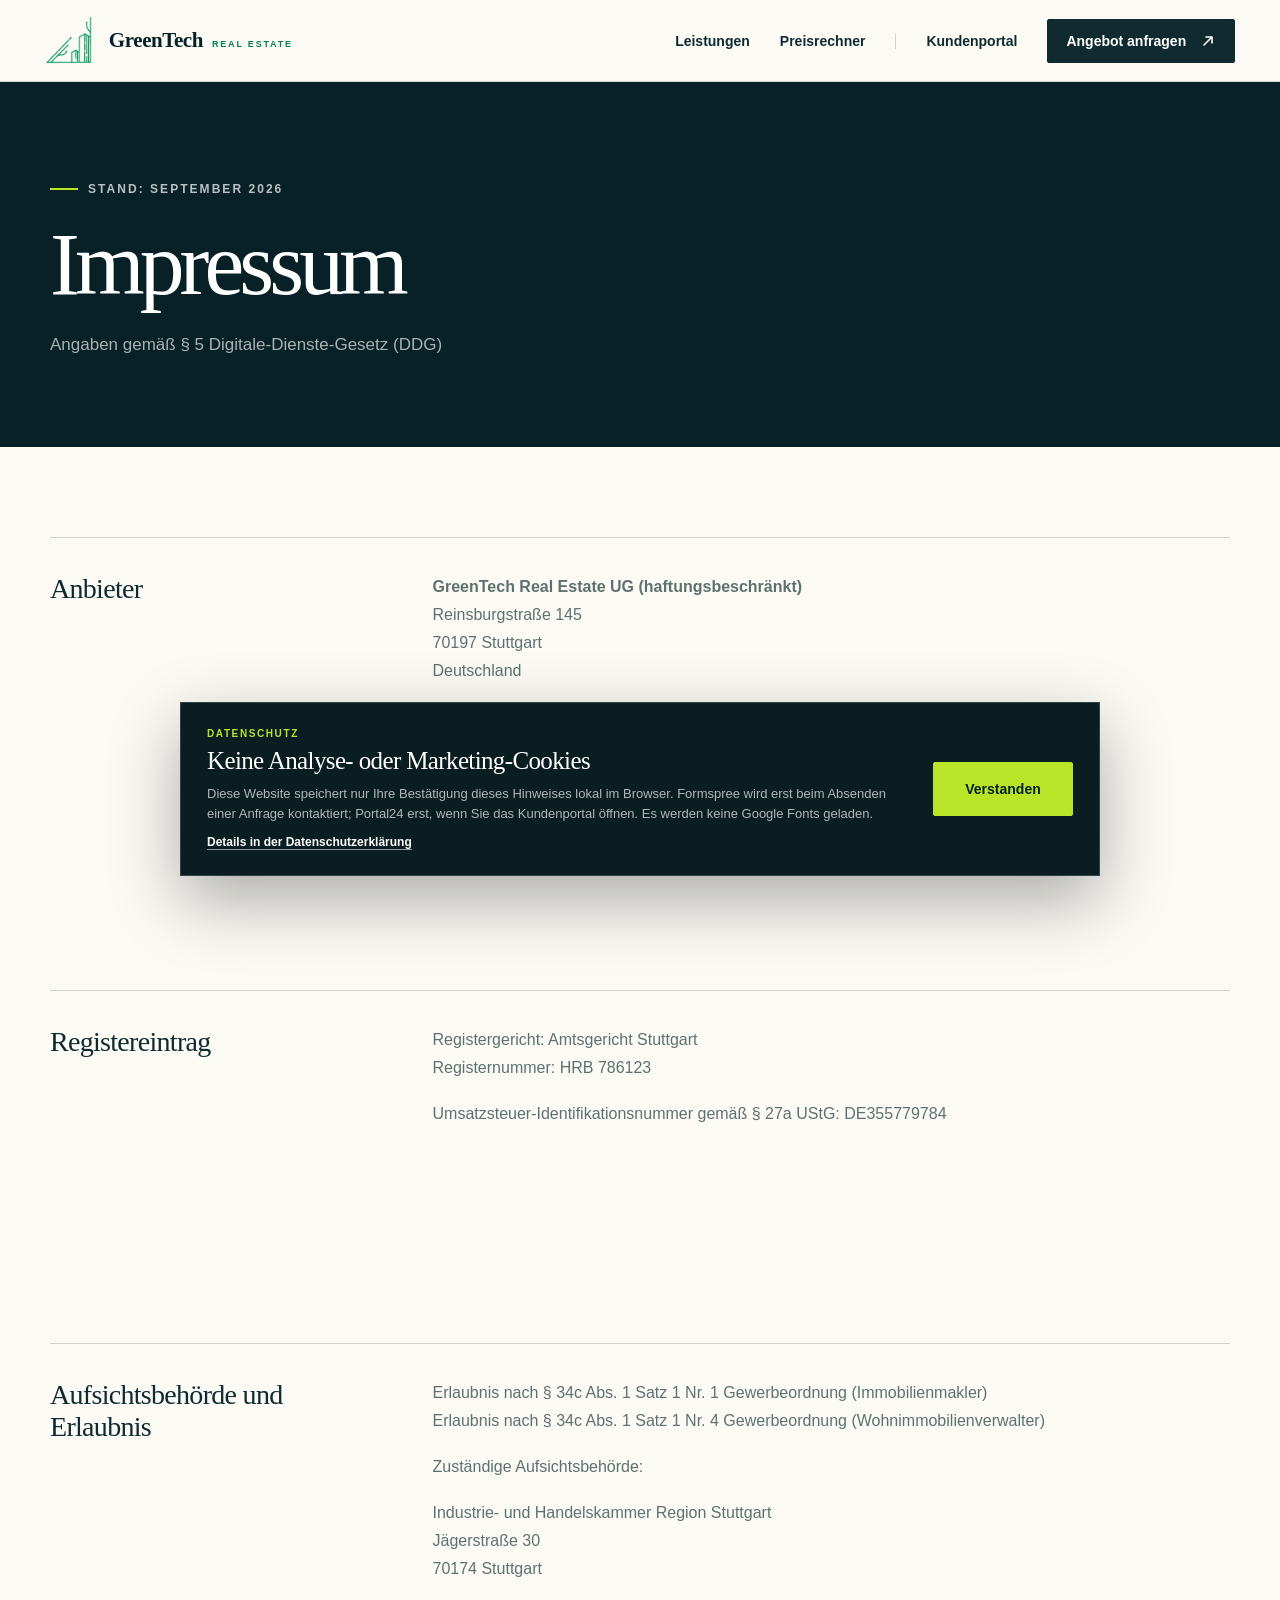
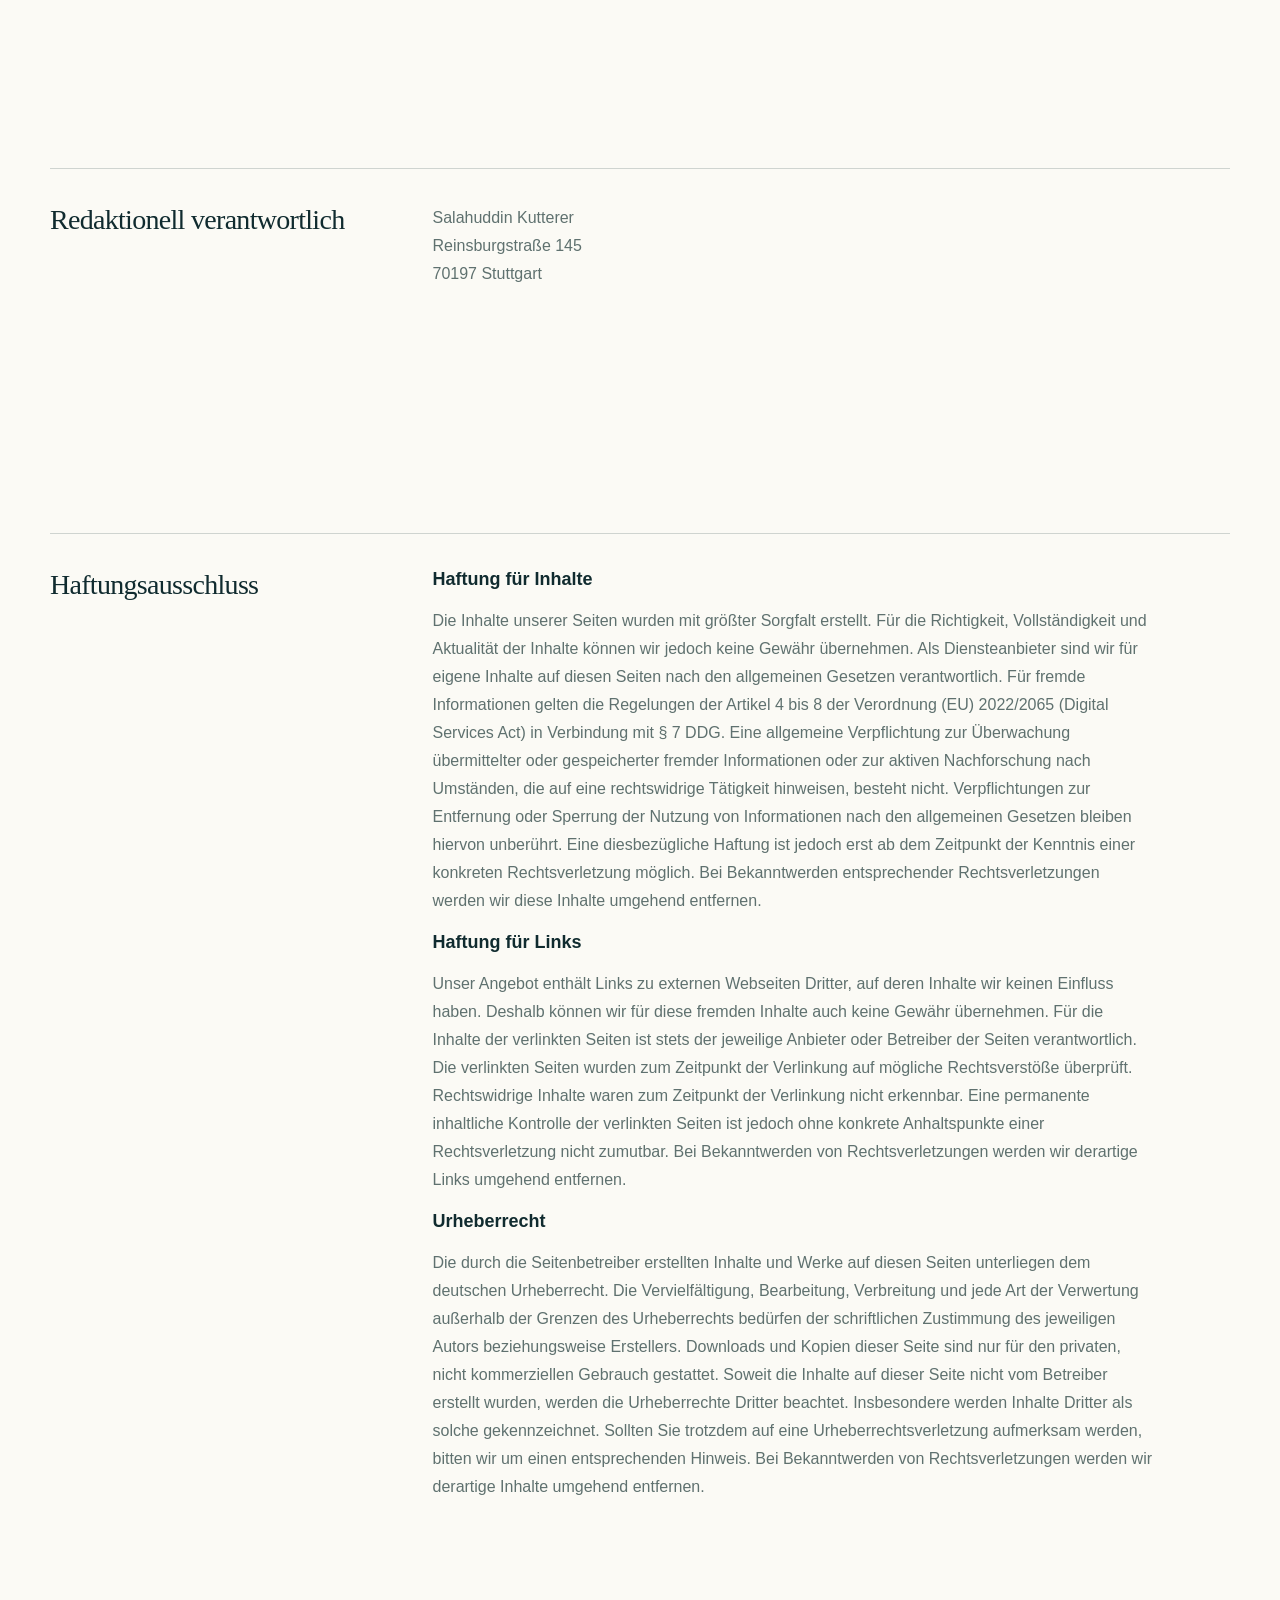
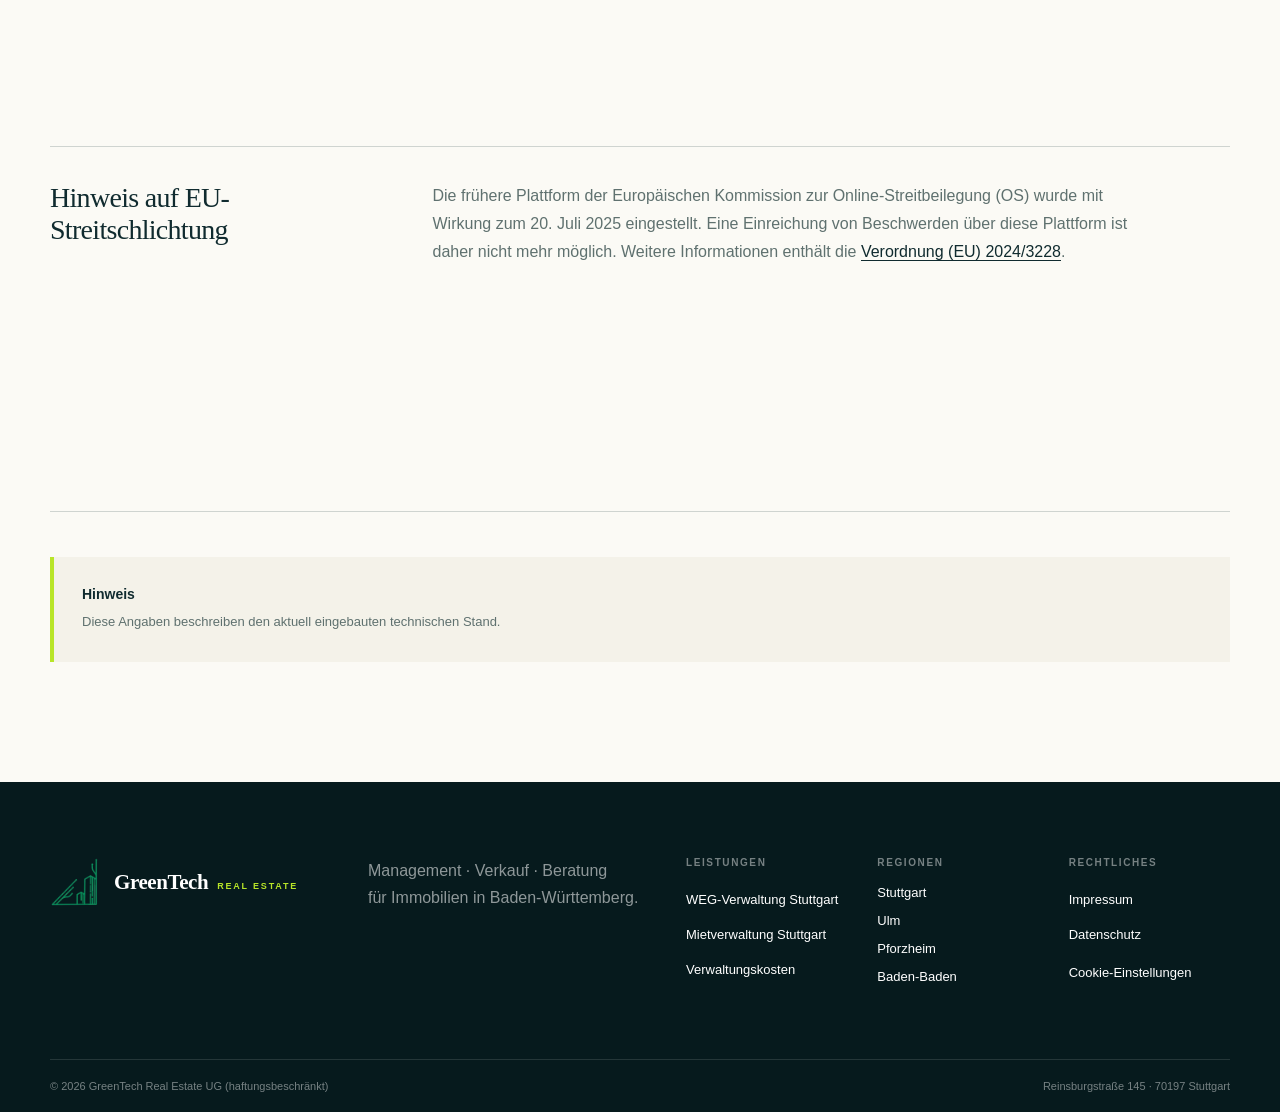
<file: impressum.html>
<!doctype html><html lang="de"><head><meta charset="utf-8"><meta name="viewport" content="width=device-width,initial-scale=1"><title>Impressum | GreenTech Real Estate</title><meta name="description" content="Angaben gemäß § 5 Digitale-Dienste-Gesetz (DDG)"><meta name="robots" content="index,follow,max-image-preview:large"><link rel="canonical" href="https://www.greentechrealestate.de/impressum.html"><meta property="og:locale" content="de_DE"><meta property="og:type" content="website"><meta property="og:title" content="Impressum | GreenTech Real Estate"><meta property="og:description" content="Angaben gemäß § 5 Digitale-Dienste-Gesetz (DDG)"><meta property="og:url" content="https://www.greentechrealestate.de/impressum.html"><script type="application/ld+json">{"@context":"https://schema.org","@type":["RealEstateAgent","LocalBusiness"],"@id":"https://www.greentechrealestate.de/#unternehmen","name":"GreenTech Real Estate UG (haftungsbeschränkt)","url":"https://www.greentechrealestate.de","logo":"https://www.greentechrealestate.de/assets/greentech-logo.png","telephone":"+49 711 34063966","email":"info@gt-re.de","address":{"@type":"PostalAddress","streetAddress":"Reinsburgstraße 145","postalCode":"70197","addressLocality":"Stuttgart","addressRegion":"Baden-Württemberg","addressCountry":"DE"},"areaServed":["Stuttgart","Ulm","Pforzheim","Baden-Baden"]}</script><link rel="stylesheet" href="styles.css?v=26"><style>@media(max-width:960px){.calculator-layout{gap:0!important;row-gap:0!important}.calculator-controls{margin-bottom:0!important}.result-card{margin-top:0!important}}</style><script src="form-config.js" defer></script><script src="script.js" defer></script></head><body><header class="site-header"><a class="brand brand-logo" href="index.html" aria-label="GreenTech Real Estate – Startseite"><span class="brand-symbol" aria-hidden="true"><img src="[data-uri]" alt="" width="380" height="132"></span><span class="brand-name"><strong>GreenTech</strong><span>Real Estate</span></span></a><button class="menu-button" type="button" aria-label="Menü öffnen" aria-expanded="false"><span></span><span></span></button><nav class="main-nav"><a href="index.html#leistungen">Leistungen</a><a href="preise.html">Preisrechner</a><a class="nav-login" href="https://portal.greentechrealestate.de/user/auth/login">Kundenportal</a><a class="button button-small" href="index.html#anfrage">Angebot anfragen <span class="arrow-icon" aria-hidden="true"><svg viewBox="0 0 16 16" focusable="false"><path d="M4 12 12 4M6 4h6v6"></path></svg></span></a></nav><span class="scroll-progress" aria-hidden="true"></span></header><main class="page-transition"><header class="legal-hero"><div class="section-shell"><p class="eyebrow light"><span></span>Stand: September 2026</p><h1>Impressum</h1><p>Angaben gemäß § 5 Digitale-Dienste-Gesetz (DDG)</p></div></header><article class="legal-content section-shell"><section><h2>Anbieter</h2><p><strong>GreenTech Real Estate UG (haftungsbeschränkt)</strong><br>Reinsburgstraße 145<br>70197 Stuttgart<br>Deutschland</p><p>Vertreten durch den Geschäftsführer: Salahuddin Kutterer</p><p>Telefon: <a href="tel:+4971134063966">+49 711 34063966</a><br>E-Mail: <a href="mailto:info@gt-re.de">info@gt-re.de</a></p></section><section><h2>Registereintrag</h2><p>Registergericht: Amtsgericht Stuttgart<br>Registernummer: HRB 786123</p><p>Umsatzsteuer-Identifikationsnummer gemäß § 27a UStG: DE355779784</p></section><section><h2>Aufsichtsbehörde und Erlaubnis</h2><p>Erlaubnis nach § 34c Abs. 1 Satz 1 Nr. 1 Gewerbeordnung (Immobilienmakler)<br>Erlaubnis nach § 34c Abs. 1 Satz 1 Nr. 4 Gewerbeordnung (Wohnimmobilienverwalter)</p><p>Zuständige Aufsichtsbehörde:</p><p>Industrie- und Handelskammer Region Stuttgart<br>Jägerstraße 30<br>70174 Stuttgart</p></section><section><h2>Redaktionell verantwortlich</h2><p>Salahuddin Kutterer<br>Reinsburgstraße 145<br>70197 Stuttgart</p></section><section><h2>Haftungsausschluss</h2><div class="legal-copy"><h3>Haftung für Inhalte</h3><p>Die Inhalte unserer Seiten wurden mit größter Sorgfalt erstellt. Für die Richtigkeit, Vollständigkeit und Aktualität der Inhalte können wir jedoch keine Gewähr übernehmen. Als Diensteanbieter sind wir für eigene Inhalte auf diesen Seiten nach den allgemeinen Gesetzen verantwortlich. Für fremde Informationen gelten die Regelungen der Artikel 4 bis 8 der Verordnung (EU) 2022/2065 (Digital Services Act) in Verbindung mit § 7 DDG. Eine allgemeine Verpflichtung zur Überwachung übermittelter oder gespeicherter fremder Informationen oder zur aktiven Nachforschung nach Umständen, die auf eine rechtswidrige Tätigkeit hinweisen, besteht nicht. Verpflichtungen zur Entfernung oder Sperrung der Nutzung von Informationen nach den allgemeinen Gesetzen bleiben hiervon unberührt. Eine diesbezügliche Haftung ist jedoch erst ab dem Zeitpunkt der Kenntnis einer konkreten Rechtsverletzung möglich. Bei Bekanntwerden entsprechender Rechtsverletzungen werden wir diese Inhalte umgehend entfernen.</p><h3>Haftung für Links</h3><p>Unser Angebot enthält Links zu externen Webseiten Dritter, auf deren Inhalte wir keinen Einfluss haben. Deshalb können wir für diese fremden Inhalte auch keine Gewähr übernehmen. Für die Inhalte der verlinkten Seiten ist stets der jeweilige Anbieter oder Betreiber der Seiten verantwortlich. Die verlinkten Seiten wurden zum Zeitpunkt der Verlinkung auf mögliche Rechtsverstöße überprüft. Rechtswidrige Inhalte waren zum Zeitpunkt der Verlinkung nicht erkennbar. Eine permanente inhaltliche Kontrolle der verlinkten Seiten ist jedoch ohne konkrete Anhaltspunkte einer Rechtsverletzung nicht zumutbar. Bei Bekanntwerden von Rechtsverletzungen werden wir derartige Links umgehend entfernen.</p><h3>Urheberrecht</h3><p>Die durch die Seitenbetreiber erstellten Inhalte und Werke auf diesen Seiten unterliegen dem deutschen Urheberrecht. Die Vervielfältigung, Bearbeitung, Verbreitung und jede Art der Verwertung außerhalb der Grenzen des Urheberrechts bedürfen der schriftlichen Zustimmung des jeweiligen Autors beziehungsweise Erstellers. Downloads und Kopien dieser Seite sind nur für den privaten, nicht kommerziellen Gebrauch gestattet. Soweit die Inhalte auf dieser Seite nicht vom Betreiber erstellt wurden, werden die Urheberrechte Dritter beachtet. Insbesondere werden Inhalte Dritter als solche gekennzeichnet. Sollten Sie trotzdem auf eine Urheberrechtsverletzung aufmerksam werden, bitten wir um einen entsprechenden Hinweis. Bei Bekanntwerden von Rechtsverletzungen werden wir derartige Inhalte umgehend entfernen.</p></div></section><section><h2>Hinweis auf EU-Streitschlichtung</h2><p>Die frühere Plattform der Europäischen Kommission zur Online-Streitbeilegung (OS) wurde mit Wirkung zum 20. Juli 2025 eingestellt. Eine Einreichung von Beschwerden über diese Plattform ist daher nicht mehr möglich. Weitere Informationen enthält die <a href="https://eur-lex.europa.eu/eli/reg/2024/3228/oj?locale=de">Verordnung (EU) 2024/3228</a>.</p></section><aside class="legal-note"><strong>Hinweis</strong><p>Diese Angaben beschreiben den aktuell eingebauten technischen Stand.</p></aside></article></main><footer><div class="footer-top section-shell"><a class="brand brand-logo footer-logo" href="index.html" aria-label="GreenTech Real Estate – Startseite"><span class="brand-symbol" aria-hidden="true"><img src="[data-uri]" alt="" width="380" height="132"></span><span class="brand-name"><strong>GreenTech</strong><span>Real Estate</span></span></a><p>Management · Verkauf · Beratung<br>für Immobilien in Baden-Württemberg.</p><div class="footer-navigation"><nav class="footer-links" aria-label="Leistungen"><strong>Leistungen</strong><a href="weg-verwaltung.html">WEG-Verwaltung Stuttgart</a><a href="mietverwaltung.html">Mietverwaltung Stuttgart</a><a href="preise.html">Verwaltungskosten</a></nav><nav class="footer-links" aria-label="Regionen"><strong>Regionen</strong><a href="index.html#stuttgart">Stuttgart</a><a href="hausverwaltung-ulm.html">Ulm</a><a href="hausverwaltung-pforzheim.html">Pforzheim</a><a href="hausverwaltung-baden-baden.html">Baden-Baden</a></nav><nav class="footer-links" aria-label="Rechtliches"><strong>Rechtliches</strong><a href="impressum.html">Impressum</a><a href="datenschutz.html">Datenschutz</a><button class="footer-cookie-button" type="button" data-cookie-settings>Cookie-Einstellungen</button></nav></div></div><div class="footer-bottom section-shell"><span>© 2026 GreenTech Real Estate UG (haftungsbeschränkt)</span><span>Reinsburgstraße 145 · 70197 Stuttgart</span></div></footer></body></html>
</file>
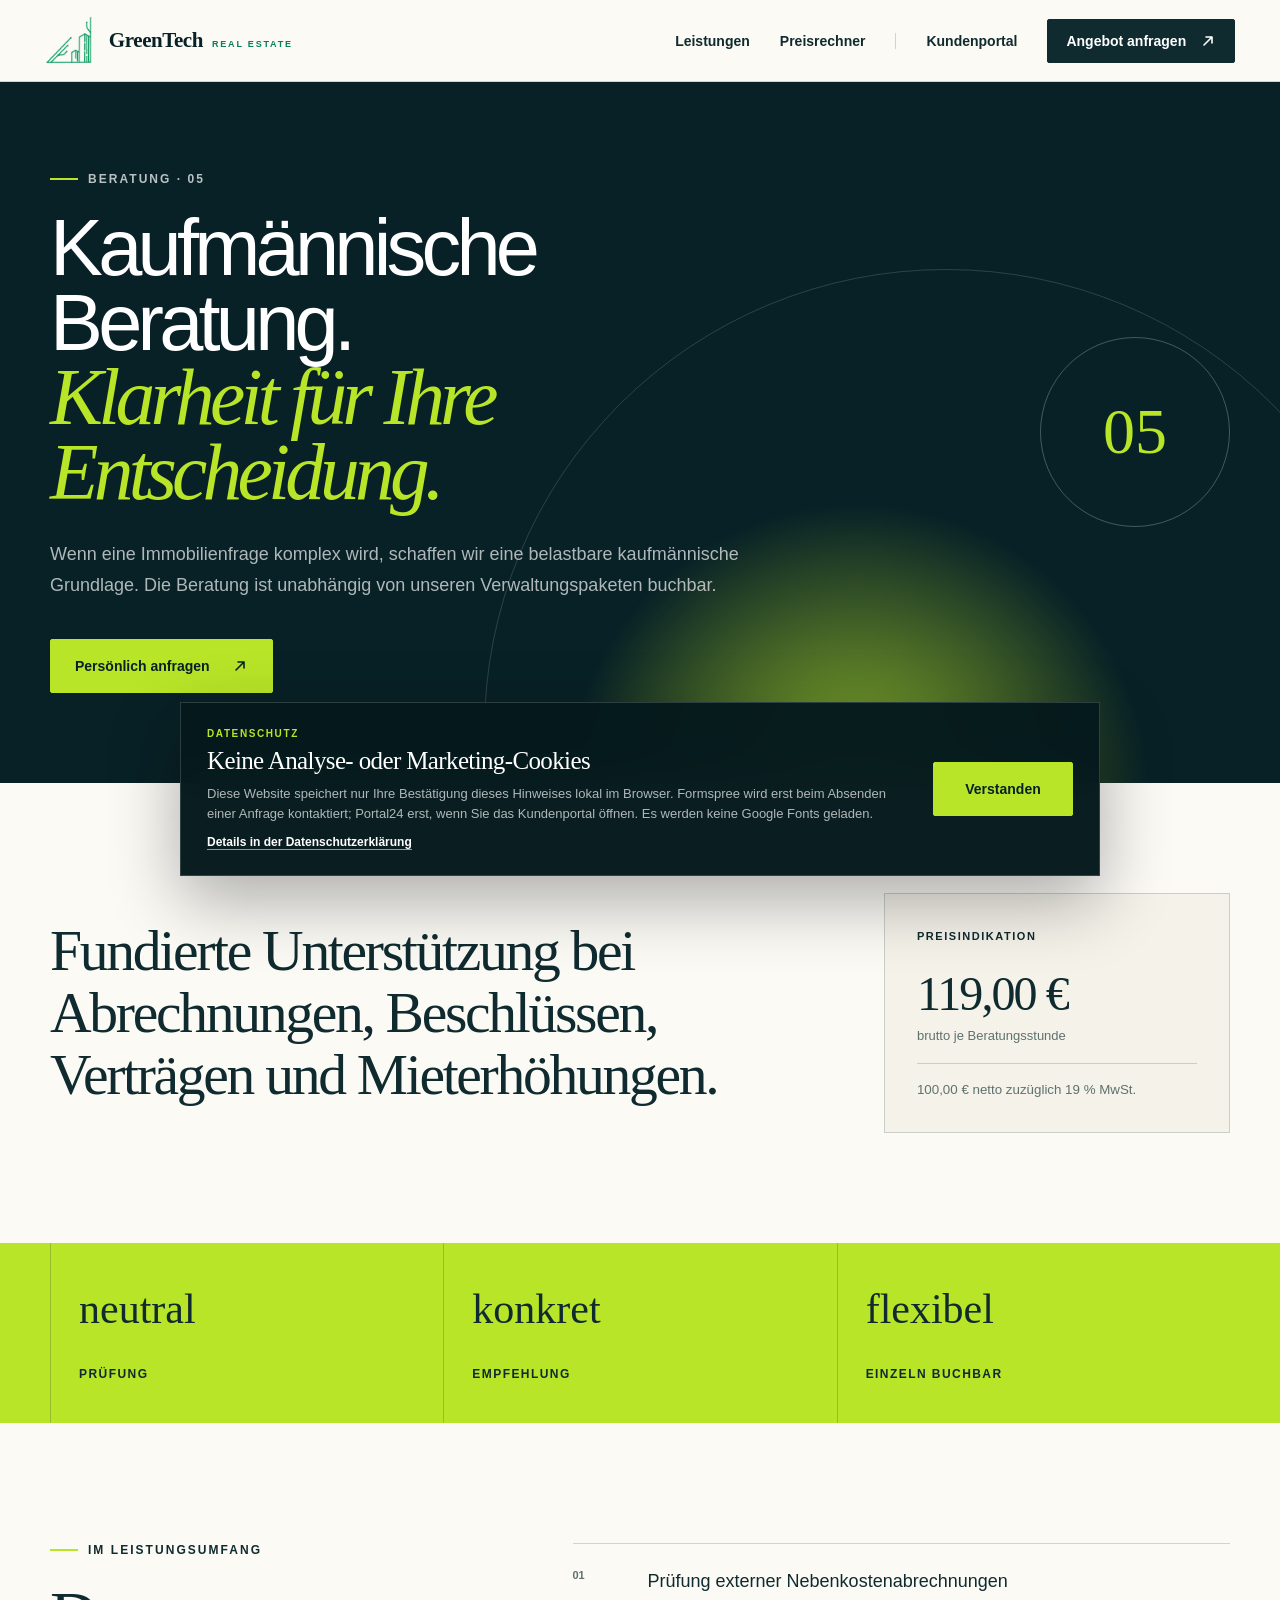
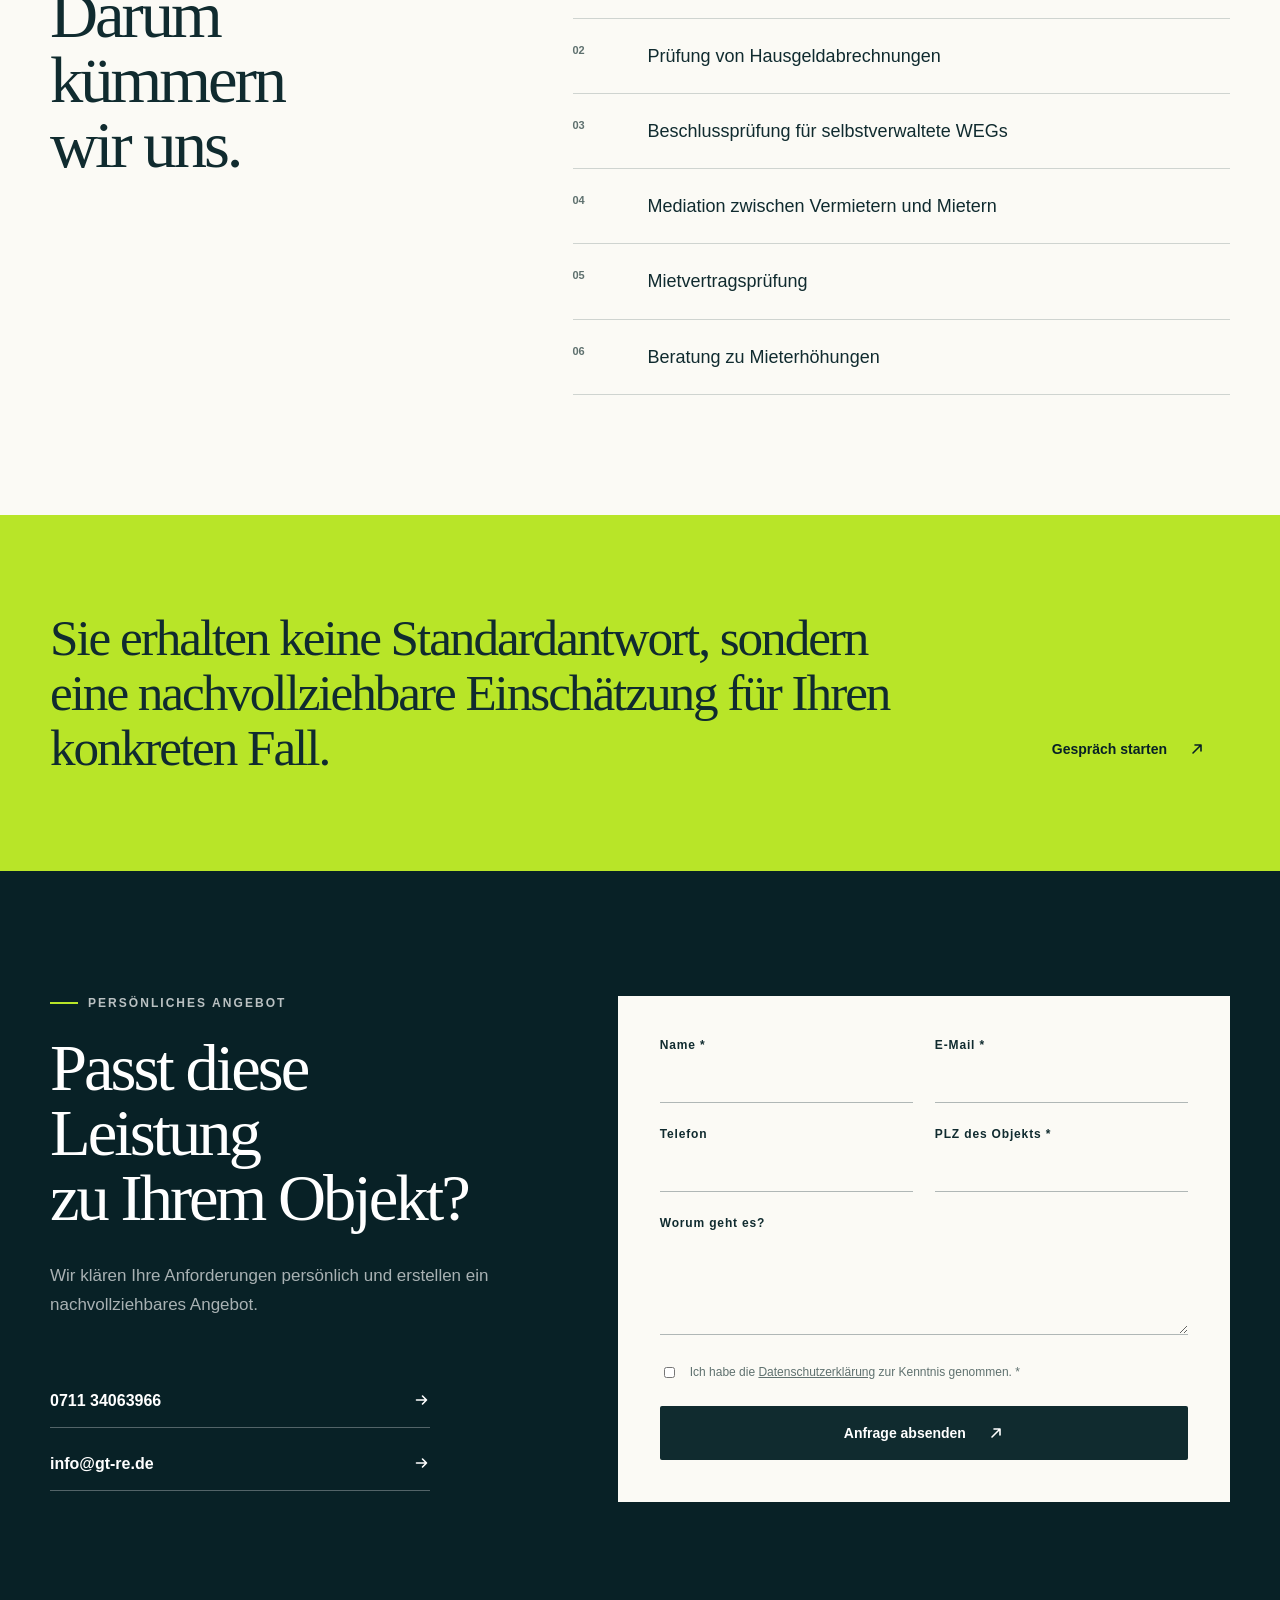
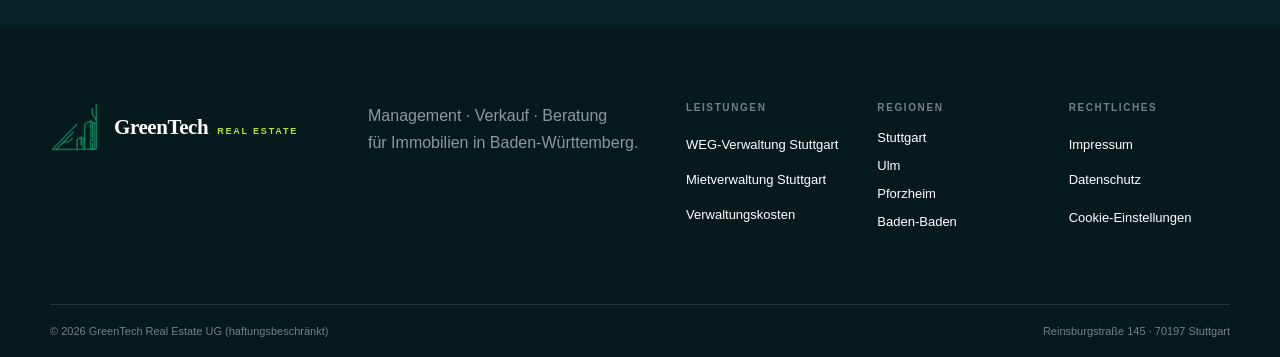
<file: kaufmaennische-beratung.html>
<!doctype html><html lang="de"><head><meta charset="utf-8"><meta name="viewport" content="width=device-width,initial-scale=1"><title>Kaufmännische Beratung | GreenTech Real Estate</title><meta name="description" content="Wenn eine Immobilienfrage komplex wird, schaffen wir eine belastbare kaufmännische Grundlage. Die Beratung ist unabhängig von unseren Verwaltungspaketen buchbar."><meta name="robots" content="index,follow,max-image-preview:large"><link rel="canonical" href="https://www.greentechrealestate.de/kaufmaennische-beratung.html"><meta property="og:locale" content="de_DE"><meta property="og:type" content="website"><meta property="og:title" content="Kaufmännische Beratung | GreenTech Real Estate"><meta property="og:description" content="Wenn eine Immobilienfrage komplex wird, schaffen wir eine belastbare kaufmännische Grundlage. Die Beratung ist unabhängig von unseren Verwaltungspaketen buchbar."><meta property="og:url" content="https://www.greentechrealestate.de/kaufmaennische-beratung.html"><script type="application/ld+json">{"@context":"https://schema.org","@type":["RealEstateAgent","LocalBusiness"],"@id":"https://www.greentechrealestate.de/#unternehmen","name":"GreenTech Real Estate UG (haftungsbeschränkt)","url":"https://www.greentechrealestate.de","logo":"https://www.greentechrealestate.de/assets/greentech-logo.png","telephone":"+49 711 34063966","email":"info@gt-re.de","address":{"@type":"PostalAddress","streetAddress":"Reinsburgstraße 145","postalCode":"70197","addressLocality":"Stuttgart","addressRegion":"Baden-Württemberg","addressCountry":"DE"},"areaServed":["Stuttgart","Ulm","Pforzheim","Baden-Baden"]}</script><link rel="stylesheet" href="styles.css?v=26"><style>@media(max-width:960px){.calculator-layout{gap:0!important;row-gap:0!important}.calculator-controls{margin-bottom:0!important}.result-card{margin-top:0!important}}</style><script src="form-config.js" defer></script><script src="script.js" defer></script></head><body><header class="site-header"><a class="brand brand-logo" href="index.html" aria-label="GreenTech Real Estate – Startseite"><span class="brand-symbol" aria-hidden="true"><img src="[data-uri]" alt="" width="380" height="132"></span><span class="brand-name"><strong>GreenTech</strong><span>Real Estate</span></span></a><button class="menu-button" type="button" aria-label="Menü öffnen" aria-expanded="false"><span></span><span></span></button><nav class="main-nav"><a href="index.html#leistungen">Leistungen</a><a href="preise.html">Preisrechner</a><a class="nav-login" href="https://portal.greentechrealestate.de/user/auth/login">Kundenportal</a><a class="button button-small" href="index.html#anfrage">Angebot anfragen <span class="arrow-icon" aria-hidden="true"><svg viewBox="0 0 16 16" focusable="false"><path d="M4 12 12 4M6 4h6v6"></path></svg></span></a></nav><span class="scroll-progress" aria-hidden="true"></span></header><main class="page-transition"><script type="application/ld+json">{"@context":"https://schema.org","@type":"Service","name":"Kaufmännische Beratung","description":"Wenn eine Immobilienfrage komplex wird, schaffen wir eine belastbare kaufmännische Grundlage. Die Beratung ist unabhängig von unseren Verwaltungspaketen buchbar.","provider":{"@id":"https://www.greentechrealestate.de/#unternehmen"},"areaServed":{"@type":"City","name":"Stuttgart"},"url":"https://www.greentechrealestate.de/kaufmaennische-beratung.html"}</script><section class="subhero"><div class="subhero-grid section-shell"><div class="subhero-copy"><p class="eyebrow light"><span></span> Beratung · 05</p><h1>Kaufmännische Beratung.<br><em>Klarheit für Ihre Entscheidung.</em></h1><p>Wenn eine Immobilienfrage komplex wird, schaffen wir eine belastbare kaufmännische Grundlage. Die Beratung ist unabhängig von unseren Verwaltungspaketen buchbar.</p><div class="hero-actions"><a class="button button-light" href="#anfrage">Persönlich anfragen <span class="arrow-icon" aria-hidden="true"><svg viewBox="0 0 16 16" focusable="false"><path d="M4 12 12 4M6 4h6v6"></path></svg></span></a></div></div><div class="subhero-mark"><span>05</span></div></div></section><section class="service-intro section-shell reveal"><p class="lead-quote">Fundierte Unterstützung bei Abrechnungen, Beschlüssen, Verträgen und Mieterhöhungen.</p><div class="price-callout"><span>Preisindikation</span><strong>119,00 €</strong><p>brutto je Beratungsstunde</p><small>100,00 € netto zuzüglich 19 % MwSt.</small></div></section><section class="facts-band"><div class="section-shell facts-grid"><div class="fact"><strong>neutral</strong><span>Prüfung</span></div><div class="fact"><strong>konkret</strong><span>Empfehlung</span></div><div class="fact"><strong>flexibel</strong><span>einzeln buchbar</span></div></div></section><section class="detail-section section-shell reveal"><div><p class="eyebrow"><span></span> Im Leistungsumfang</p><h2>Darum kümmern<br>wir uns.</h2></div><ul class="feature-list"><li><span>01</span>Prüfung externer Nebenkostenabrechnungen</li><li><span>02</span>Prüfung von Hausgeldabrechnungen</li><li><span>03</span>Beschlussprüfung für selbstverwaltete WEGs</li><li><span>04</span>Mediation zwischen Vermietern und Mietern</li><li><span>05</span>Mietvertragsprüfung</li><li><span>06</span>Beratung zu Mieterhöhungen</li></ul></section><section class="detail-closing"><div class="section-shell"><p>Sie erhalten keine Standardantwort, sondern eine nachvollziehbare Einschätzung für Ihren konkreten Fall.</p><a class="button button-light" href="#anfrage">Gespräch starten <span class="arrow-icon" aria-hidden="true"><svg viewBox="0 0 16 16" focusable="false"><path d="M4 12 12 4M6 4h6v6"></path></svg></span></a></div></section><section class="contact-section" id="anfrage"><div class="section-shell contact-grid"><div class="contact-copy"><p class="eyebrow light"><span></span> Persönliches Angebot</p><h2>Passt diese Leistung<br>zu Ihrem Objekt?</h2><p>Wir klären Ihre Anforderungen persönlich und erstellen ein nachvollziehbares Angebot.</p><div class="contact-direct"><a href="tel:+4971134063966">0711 34063966 <span class="arrow-icon arrow-icon-right" aria-hidden="true"><svg viewBox="0 0 16 16" focusable="false"><path d="M3 8h10M9 4l4 4-4 4"></path></svg></span></a><a href="mailto:info@gt-re.de">info@gt-re.de <span class="arrow-icon arrow-icon-right" aria-hidden="true"><svg viewBox="0 0 16 16" focusable="false"><path d="M3 8h10M9 4l4 4-4 4"></path></svg></span></a></div></div><div class="form-success" data-form-success hidden role="status" tabindex="-1"><span class="form-success-icon" aria-hidden="true"><svg viewBox="0 0 24 24" focusable="false"><path d="m5 12.5 4.2 4.2L19 7"></path></svg></span><p class="eyebrow"><span></span> Anfrage gesendet</p><h3>Vielen Dank!</h3><p>Ihre Anfrage wurde erfolgreich übermittelt. Wir melden uns persönlich bei Ihnen.</p><button class="button button-submit" type="button" data-form-reset>Weitere Anfrage senden <span class="arrow-icon arrow-icon-right" aria-hidden="true"><svg viewBox="0 0 16 16" focusable="false"><path d="M3 8h10M9 4l4 4-4 4"></path></svg></span></button></div><form class="inquiry-form" action="https://formspree.io/f/xyezyrjy" method="POST" accept-charset="UTF-8"><input type="text" name="_gotcha" class="honeypot" tabindex="-1" autocomplete="off"><input type="hidden" name="_subject" value="Neue Anfrage über greentechrealestate.de"><input type="hidden" name="Leistung" value="Kaufmännische Beratung"><div class="form-row"><label><span>Name *</span><input type="text" name="Name" autocomplete="name" required></label><label><span>E-Mail *</span><input type="email" name="email" autocomplete="email" required></label></div><div class="form-row"><label><span>Telefon</span><input type="tel" name="Telefon" autocomplete="tel"></label><label><span>PLZ des Objekts *</span><input type="text" name="PLZ" inputmode="numeric" pattern="[0-9]{5}" required></label></div><label><span>Worum geht es?</span><textarea name="Nachricht" rows="4"></textarea></label><label class="checkbox-label"><input type="checkbox" name="Datenschutz" value="zur Kenntnis genommen" required><span>Ich habe die <a href="datenschutz.html">Datenschutzerklärung</a> zur Kenntnis genommen. *</span></label><button class="button button-submit" type="submit"><span data-submit-text>Anfrage absenden</span> <span class="arrow-icon" aria-hidden="true"><svg viewBox="0 0 16 16" focusable="false"><path d="M4 12 12 4M6 4h6v6"></path></svg></span></button><p class="form-error" data-form-error role="alert" hidden>Die Anfrage konnte gerade nicht gesendet werden. Bitte versuchen Sie es erneut oder schreiben Sie uns an <a href="mailto:info@gt-re.de">info@gt-re.de</a>.</p></form></div></section></main><footer><div class="footer-top section-shell"><a class="brand brand-logo footer-logo" href="index.html" aria-label="GreenTech Real Estate – Startseite"><span class="brand-symbol" aria-hidden="true"><img src="[data-uri]" alt="" width="380" height="132"></span><span class="brand-name"><strong>GreenTech</strong><span>Real Estate</span></span></a><p>Management · Verkauf · Beratung<br>für Immobilien in Baden-Württemberg.</p><div class="footer-navigation"><nav class="footer-links" aria-label="Leistungen"><strong>Leistungen</strong><a href="weg-verwaltung.html">WEG-Verwaltung Stuttgart</a><a href="mietverwaltung.html">Mietverwaltung Stuttgart</a><a href="preise.html">Verwaltungskosten</a></nav><nav class="footer-links" aria-label="Regionen"><strong>Regionen</strong><a href="index.html#stuttgart">Stuttgart</a><a href="hausverwaltung-ulm.html">Ulm</a><a href="hausverwaltung-pforzheim.html">Pforzheim</a><a href="hausverwaltung-baden-baden.html">Baden-Baden</a></nav><nav class="footer-links" aria-label="Rechtliches"><strong>Rechtliches</strong><a href="impressum.html">Impressum</a><a href="datenschutz.html">Datenschutz</a><button class="footer-cookie-button" type="button" data-cookie-settings>Cookie-Einstellungen</button></nav></div></div><div class="footer-bottom section-shell"><span>© 2026 GreenTech Real Estate UG (haftungsbeschränkt)</span><span>Reinsburgstraße 145 · 70197 Stuttgart</span></div></footer></body></html>
</file>
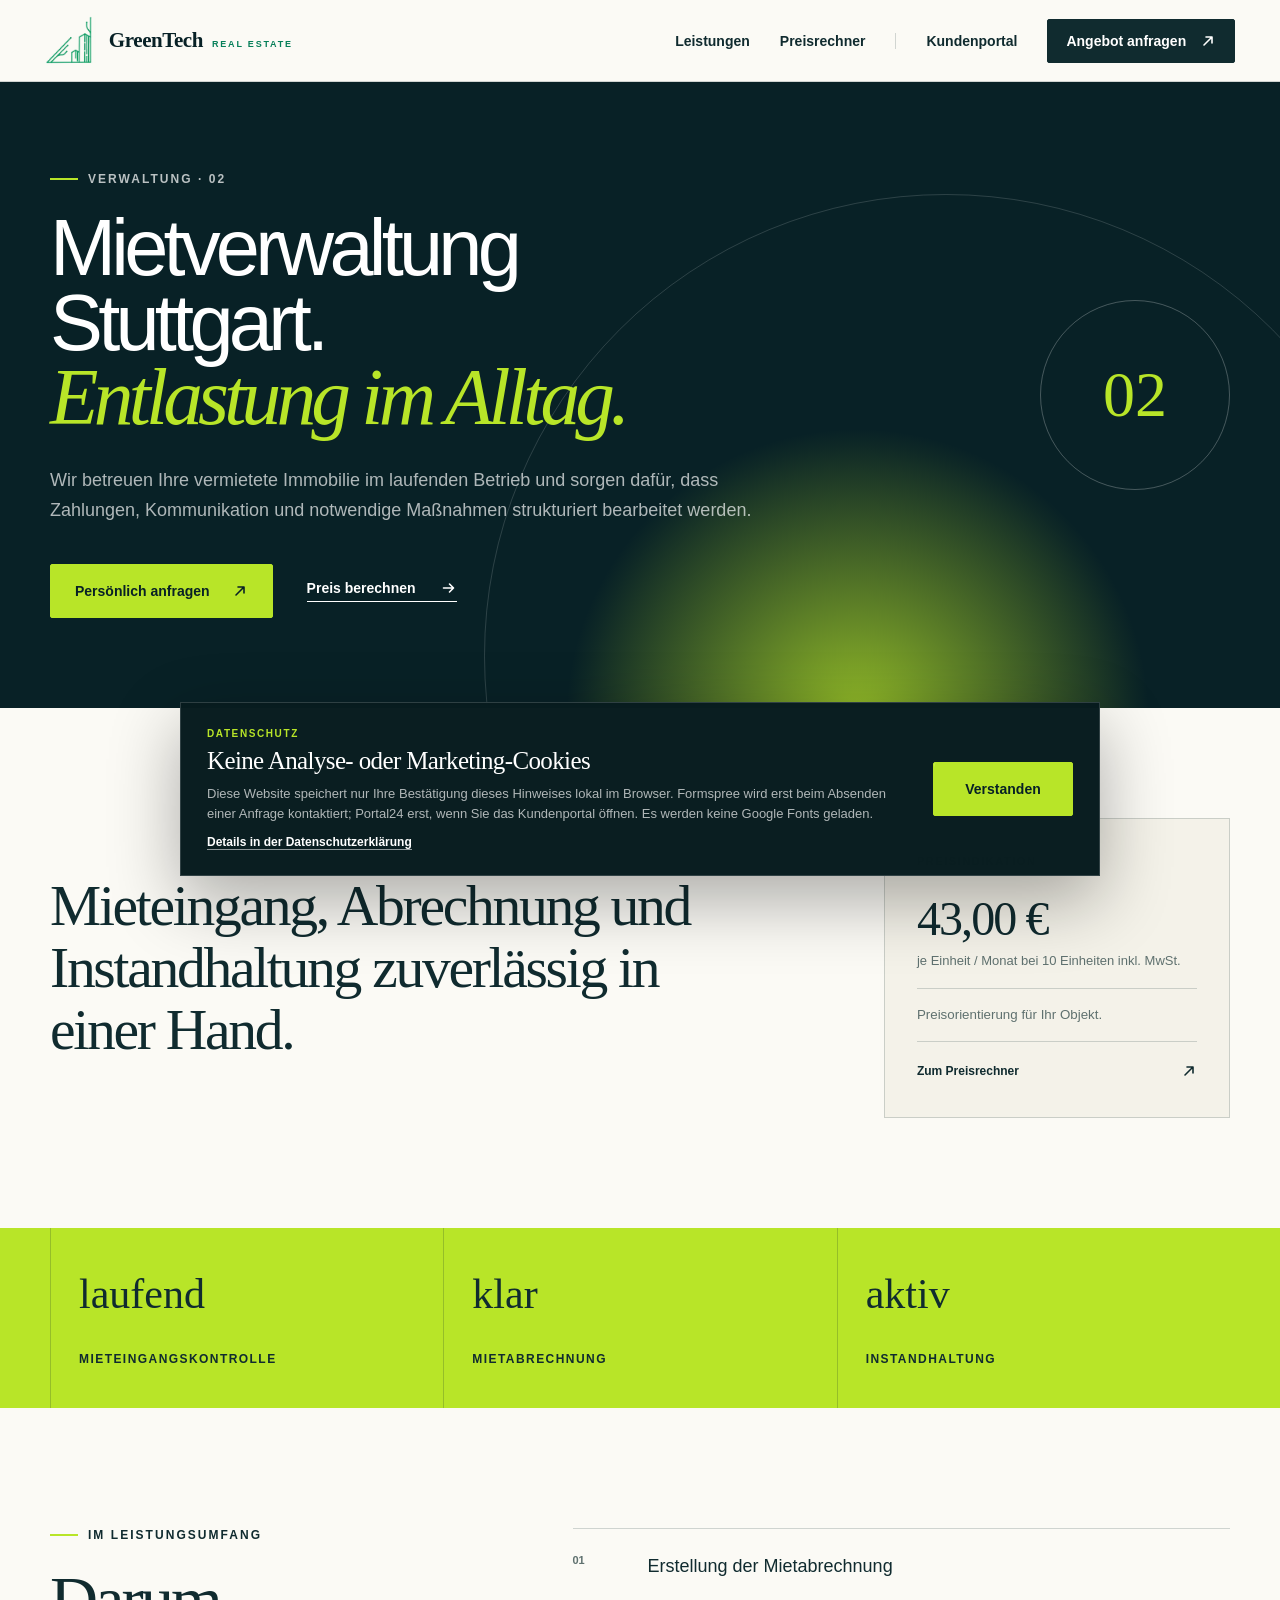
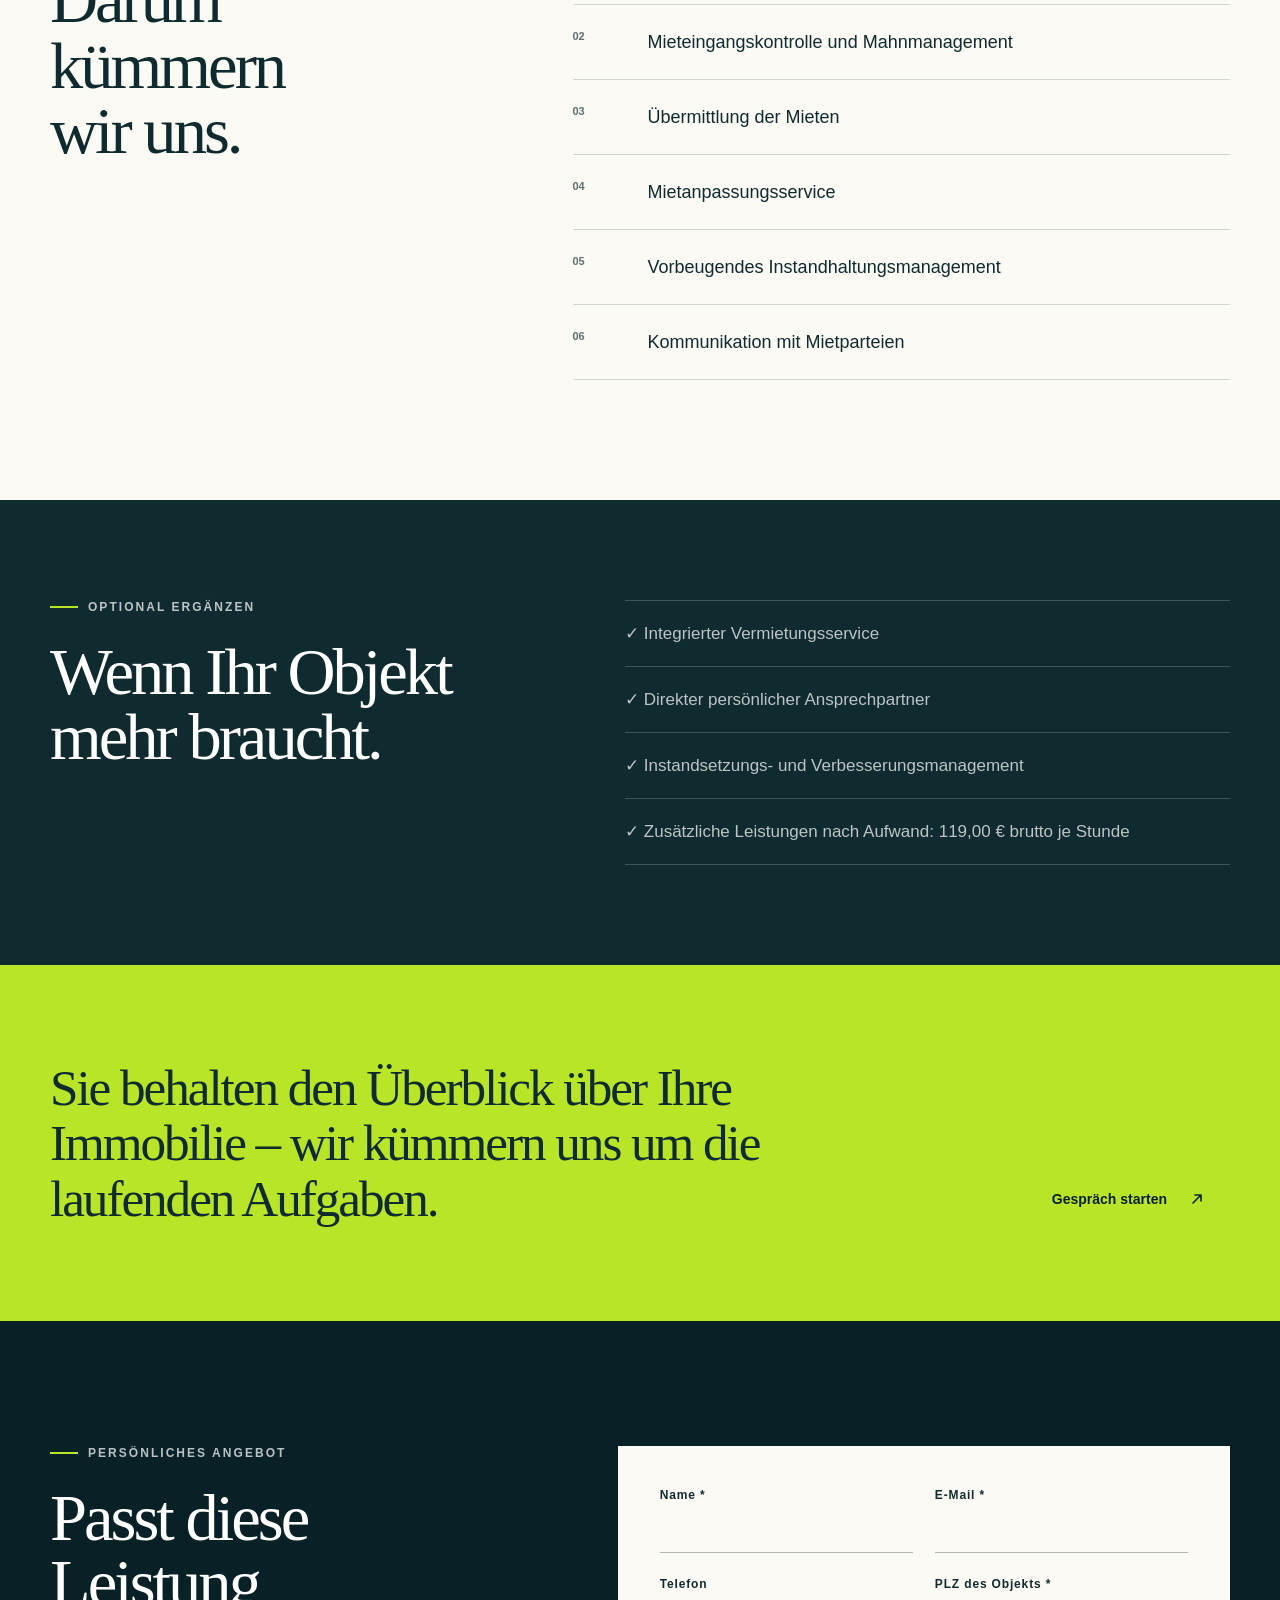
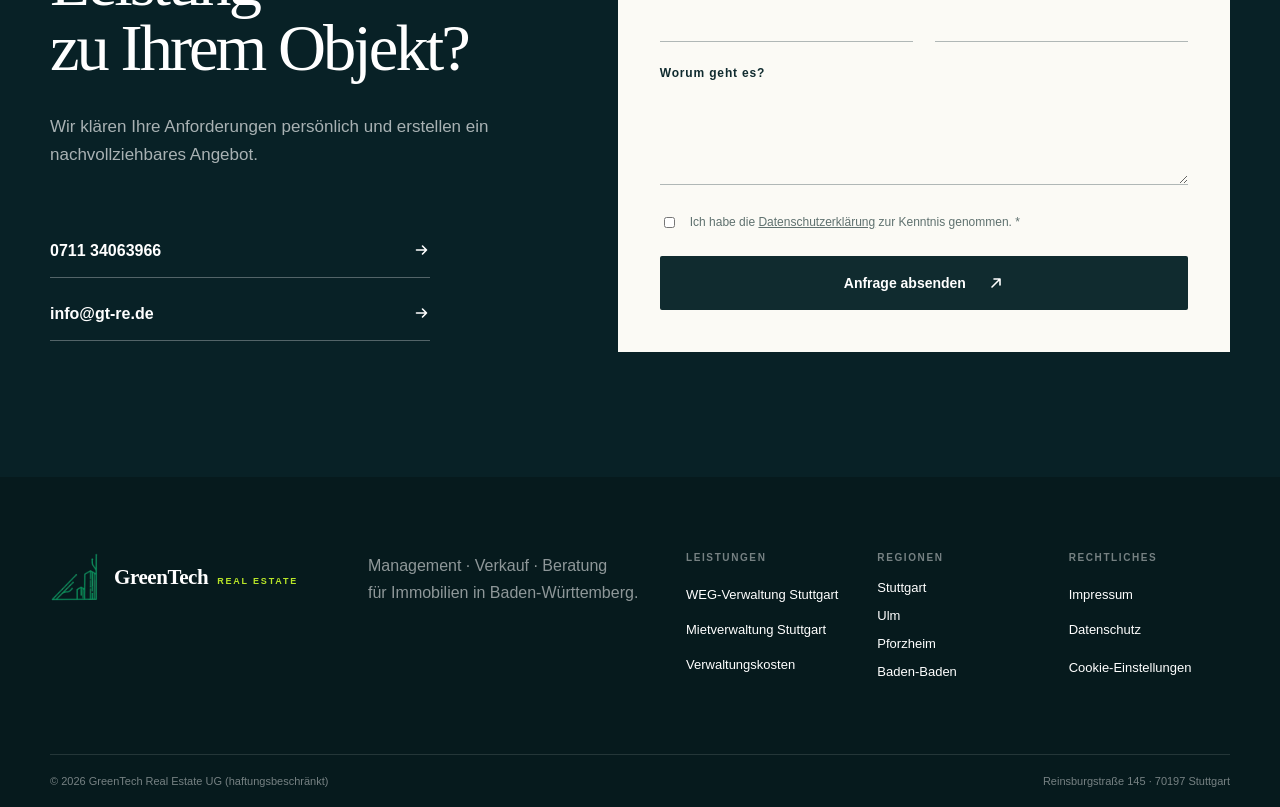
<file: mietverwaltung.html>
<!doctype html><html lang="de"><head><meta charset="utf-8"><meta name="viewport" content="width=device-width,initial-scale=1"><title>Mietverwaltung Stuttgart | GreenTech Real Estate</title><meta name="description" content="Wir betreuen Ihre vermietete Immobilie im laufenden Betrieb und sorgen dafür, dass Zahlungen, Kommunikation und notwendige Maßnahmen strukturiert bearbeitet werden."><meta name="robots" content="index,follow,max-image-preview:large"><link rel="canonical" href="https://www.greentechrealestate.de/mietverwaltung.html"><meta property="og:locale" content="de_DE"><meta property="og:type" content="website"><meta property="og:title" content="Mietverwaltung Stuttgart | GreenTech Real Estate"><meta property="og:description" content="Wir betreuen Ihre vermietete Immobilie im laufenden Betrieb und sorgen dafür, dass Zahlungen, Kommunikation und notwendige Maßnahmen strukturiert bearbeitet werden."><meta property="og:url" content="https://www.greentechrealestate.de/mietverwaltung.html"><script type="application/ld+json">{"@context":"https://schema.org","@type":["RealEstateAgent","LocalBusiness"],"@id":"https://www.greentechrealestate.de/#unternehmen","name":"GreenTech Real Estate UG (haftungsbeschränkt)","url":"https://www.greentechrealestate.de","logo":"https://www.greentechrealestate.de/assets/greentech-logo.png","telephone":"+49 711 34063966","email":"info@gt-re.de","address":{"@type":"PostalAddress","streetAddress":"Reinsburgstraße 145","postalCode":"70197","addressLocality":"Stuttgart","addressRegion":"Baden-Württemberg","addressCountry":"DE"},"areaServed":["Stuttgart","Ulm","Pforzheim","Baden-Baden"]}</script><link rel="stylesheet" href="styles.css?v=26"><style>@media(max-width:960px){.calculator-layout{gap:0!important;row-gap:0!important}.calculator-controls{margin-bottom:0!important}.result-card{margin-top:0!important}}</style><script src="form-config.js" defer></script><script src="script.js" defer></script></head><body><header class="site-header"><a class="brand brand-logo" href="index.html" aria-label="GreenTech Real Estate – Startseite"><span class="brand-symbol" aria-hidden="true"><img src="[data-uri]" alt="" width="380" height="132"></span><span class="brand-name"><strong>GreenTech</strong><span>Real Estate</span></span></a><button class="menu-button" type="button" aria-label="Menü öffnen" aria-expanded="false"><span></span><span></span></button><nav class="main-nav"><a href="index.html#leistungen">Leistungen</a><a href="preise.html">Preisrechner</a><a class="nav-login" href="https://portal.greentechrealestate.de/user/auth/login">Kundenportal</a><a class="button button-small" href="index.html#anfrage">Angebot anfragen <span class="arrow-icon" aria-hidden="true"><svg viewBox="0 0 16 16" focusable="false"><path d="M4 12 12 4M6 4h6v6"></path></svg></span></a></nav><span class="scroll-progress" aria-hidden="true"></span></header><main class="page-transition"><script type="application/ld+json">{"@context":"https://schema.org","@type":"Service","name":"Mietverwaltung Stuttgart","description":"Wir betreuen Ihre vermietete Immobilie im laufenden Betrieb und sorgen dafür, dass Zahlungen, Kommunikation und notwendige Maßnahmen strukturiert bearbeitet werden.","provider":{"@id":"https://www.greentechrealestate.de/#unternehmen"},"areaServed":{"@type":"City","name":"Stuttgart"},"url":"https://www.greentechrealestate.de/mietverwaltung.html"}</script><section class="subhero"><div class="subhero-grid section-shell"><div class="subhero-copy"><p class="eyebrow light"><span></span> Verwaltung · 02</p><h1>Mietverwaltung Stuttgart.<br><em>Entlastung im Alltag.</em></h1><p>Wir betreuen Ihre vermietete Immobilie im laufenden Betrieb und sorgen dafür, dass Zahlungen, Kommunikation und notwendige Maßnahmen strukturiert bearbeitet werden.</p><div class="hero-actions"><a class="button button-light" href="#anfrage">Persönlich anfragen <span class="arrow-icon" aria-hidden="true"><svg viewBox="0 0 16 16" focusable="false"><path d="M4 12 12 4M6 4h6v6"></path></svg></span></a><a class="text-link light-link" href="preise.html">Preis berechnen <span class="arrow-icon arrow-icon-right" aria-hidden="true"><svg viewBox="0 0 16 16" focusable="false"><path d="M3 8h10M9 4l4 4-4 4"></path></svg></span></a></div></div><div class="subhero-mark"><span>02</span></div></div></section><section class="service-intro section-shell reveal"><p class="lead-quote">Mieteingang, Abrechnung und Instandhaltung zuverlässig in einer Hand.</p><div class="price-callout"><span>Preisindikation</span><strong>43,00 €</strong><p>je Einheit / Monat bei 10 Einheiten inkl. MwSt.</p><small>Preisorientierung für Ihr Objekt.</small><a class="price-callout-link" href="preise.html">Zum Preisrechner <span class="arrow-icon" aria-hidden="true"><svg viewBox="0 0 16 16" focusable="false"><path d="M4 12 12 4M6 4h6v6"></path></svg></span></a></div></section><section class="facts-band"><div class="section-shell facts-grid"><div class="fact"><strong>laufend</strong><span>Mieteingangskontrolle</span></div><div class="fact"><strong>klar</strong><span>Mietabrechnung</span></div><div class="fact"><strong>aktiv</strong><span>Instandhaltung</span></div></div></section><section class="detail-section section-shell reveal"><div><p class="eyebrow"><span></span> Im Leistungsumfang</p><h2>Darum kümmern<br>wir uns.</h2></div><ul class="feature-list"><li><span>01</span>Erstellung der Mietabrechnung</li><li><span>02</span>Mieteingangskontrolle und Mahnmanagement</li><li><span>03</span>Übermittlung der Mieten</li><li><span>04</span>Mietanpassungsservice</li><li><span>05</span>Vorbeugendes Instandhaltungsmanagement</li><li><span>06</span>Kommunikation mit Mietparteien</li></ul></section><section class="extras-section"><div class="section-shell extras-grid reveal"><div><p class="eyebrow light"><span></span> Optional ergänzen</p><h2>Wenn Ihr Objekt<br>mehr braucht.</h2></div><ul><li>✓ Integrierter Vermietungsservice</li><li>✓ Direkter persönlicher Ansprechpartner</li><li>✓ Instandsetzungs- und Verbesserungsmanagement</li><li>✓ Zusätzliche Leistungen nach Aufwand: 119,00 € brutto je Stunde</li></ul></div></section><section class="detail-closing"><div class="section-shell"><p>Sie behalten den Überblick über Ihre Immobilie – wir kümmern uns um die laufenden Aufgaben.</p><a class="button button-light" href="#anfrage">Gespräch starten <span class="arrow-icon" aria-hidden="true"><svg viewBox="0 0 16 16" focusable="false"><path d="M4 12 12 4M6 4h6v6"></path></svg></span></a></div></section><section class="contact-section" id="anfrage"><div class="section-shell contact-grid"><div class="contact-copy"><p class="eyebrow light"><span></span> Persönliches Angebot</p><h2>Passt diese Leistung<br>zu Ihrem Objekt?</h2><p>Wir klären Ihre Anforderungen persönlich und erstellen ein nachvollziehbares Angebot.</p><div class="contact-direct"><a href="tel:+4971134063966">0711 34063966 <span class="arrow-icon arrow-icon-right" aria-hidden="true"><svg viewBox="0 0 16 16" focusable="false"><path d="M3 8h10M9 4l4 4-4 4"></path></svg></span></a><a href="mailto:info@gt-re.de">info@gt-re.de <span class="arrow-icon arrow-icon-right" aria-hidden="true"><svg viewBox="0 0 16 16" focusable="false"><path d="M3 8h10M9 4l4 4-4 4"></path></svg></span></a></div></div><div class="form-success" data-form-success hidden role="status" tabindex="-1"><span class="form-success-icon" aria-hidden="true"><svg viewBox="0 0 24 24" focusable="false"><path d="m5 12.5 4.2 4.2L19 7"></path></svg></span><p class="eyebrow"><span></span> Anfrage gesendet</p><h3>Vielen Dank!</h3><p>Ihre Anfrage wurde erfolgreich übermittelt. Wir melden uns persönlich bei Ihnen.</p><button class="button button-submit" type="button" data-form-reset>Weitere Anfrage senden <span class="arrow-icon arrow-icon-right" aria-hidden="true"><svg viewBox="0 0 16 16" focusable="false"><path d="M3 8h10M9 4l4 4-4 4"></path></svg></span></button></div><form class="inquiry-form" action="https://formspree.io/f/xyezyrjy" method="POST" accept-charset="UTF-8"><input type="text" name="_gotcha" class="honeypot" tabindex="-1" autocomplete="off"><input type="hidden" name="_subject" value="Neue Anfrage über greentechrealestate.de"><input type="hidden" name="Leistung" value="Mietverwaltung"><div class="form-row"><label><span>Name *</span><input type="text" name="Name" autocomplete="name" required></label><label><span>E-Mail *</span><input type="email" name="email" autocomplete="email" required></label></div><div class="form-row"><label><span>Telefon</span><input type="tel" name="Telefon" autocomplete="tel"></label><label><span>PLZ des Objekts *</span><input type="text" name="PLZ" inputmode="numeric" pattern="[0-9]{5}" required></label></div><label><span>Worum geht es?</span><textarea name="Nachricht" rows="4"></textarea></label><label class="checkbox-label"><input type="checkbox" name="Datenschutz" value="zur Kenntnis genommen" required><span>Ich habe die <a href="datenschutz.html">Datenschutzerklärung</a> zur Kenntnis genommen. *</span></label><button class="button button-submit" type="submit"><span data-submit-text>Anfrage absenden</span> <span class="arrow-icon" aria-hidden="true"><svg viewBox="0 0 16 16" focusable="false"><path d="M4 12 12 4M6 4h6v6"></path></svg></span></button><p class="form-error" data-form-error role="alert" hidden>Die Anfrage konnte gerade nicht gesendet werden. Bitte versuchen Sie es erneut oder schreiben Sie uns an <a href="mailto:info@gt-re.de">info@gt-re.de</a>.</p></form></div></section></main><footer><div class="footer-top section-shell"><a class="brand brand-logo footer-logo" href="index.html" aria-label="GreenTech Real Estate – Startseite"><span class="brand-symbol" aria-hidden="true"><img src="[data-uri]" alt="" width="380" height="132"></span><span class="brand-name"><strong>GreenTech</strong><span>Real Estate</span></span></a><p>Management · Verkauf · Beratung<br>für Immobilien in Baden-Württemberg.</p><div class="footer-navigation"><nav class="footer-links" aria-label="Leistungen"><strong>Leistungen</strong><a href="weg-verwaltung.html">WEG-Verwaltung Stuttgart</a><a href="mietverwaltung.html">Mietverwaltung Stuttgart</a><a href="preise.html">Verwaltungskosten</a></nav><nav class="footer-links" aria-label="Regionen"><strong>Regionen</strong><a href="index.html#stuttgart">Stuttgart</a><a href="hausverwaltung-ulm.html">Ulm</a><a href="hausverwaltung-pforzheim.html">Pforzheim</a><a href="hausverwaltung-baden-baden.html">Baden-Baden</a></nav><nav class="footer-links" aria-label="Rechtliches"><strong>Rechtliches</strong><a href="impressum.html">Impressum</a><a href="datenschutz.html">Datenschutz</a><button class="footer-cookie-button" type="button" data-cookie-settings>Cookie-Einstellungen</button></nav></div></div><div class="footer-bottom section-shell"><span>© 2026 GreenTech Real Estate UG (haftungsbeschränkt)</span><span>Reinsburgstraße 145 · 70197 Stuttgart</span></div></footer></body></html>
</file>
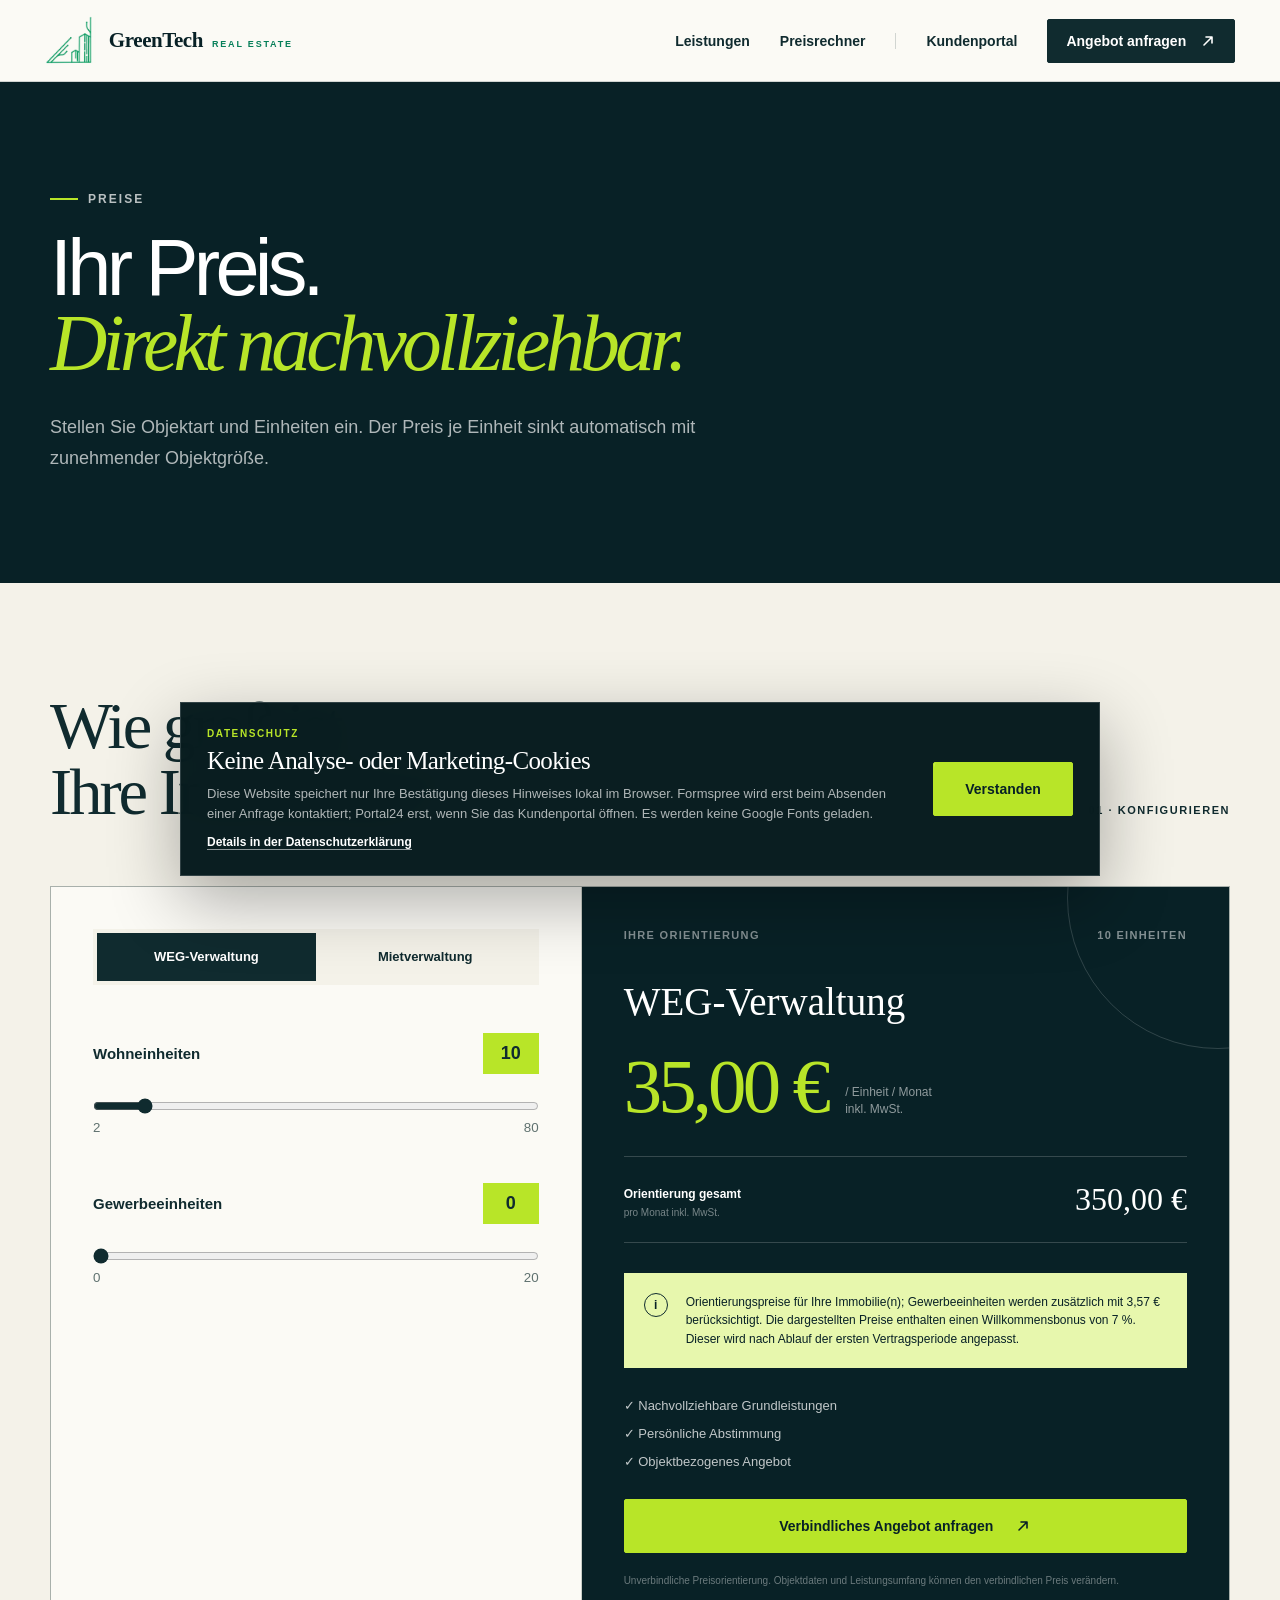
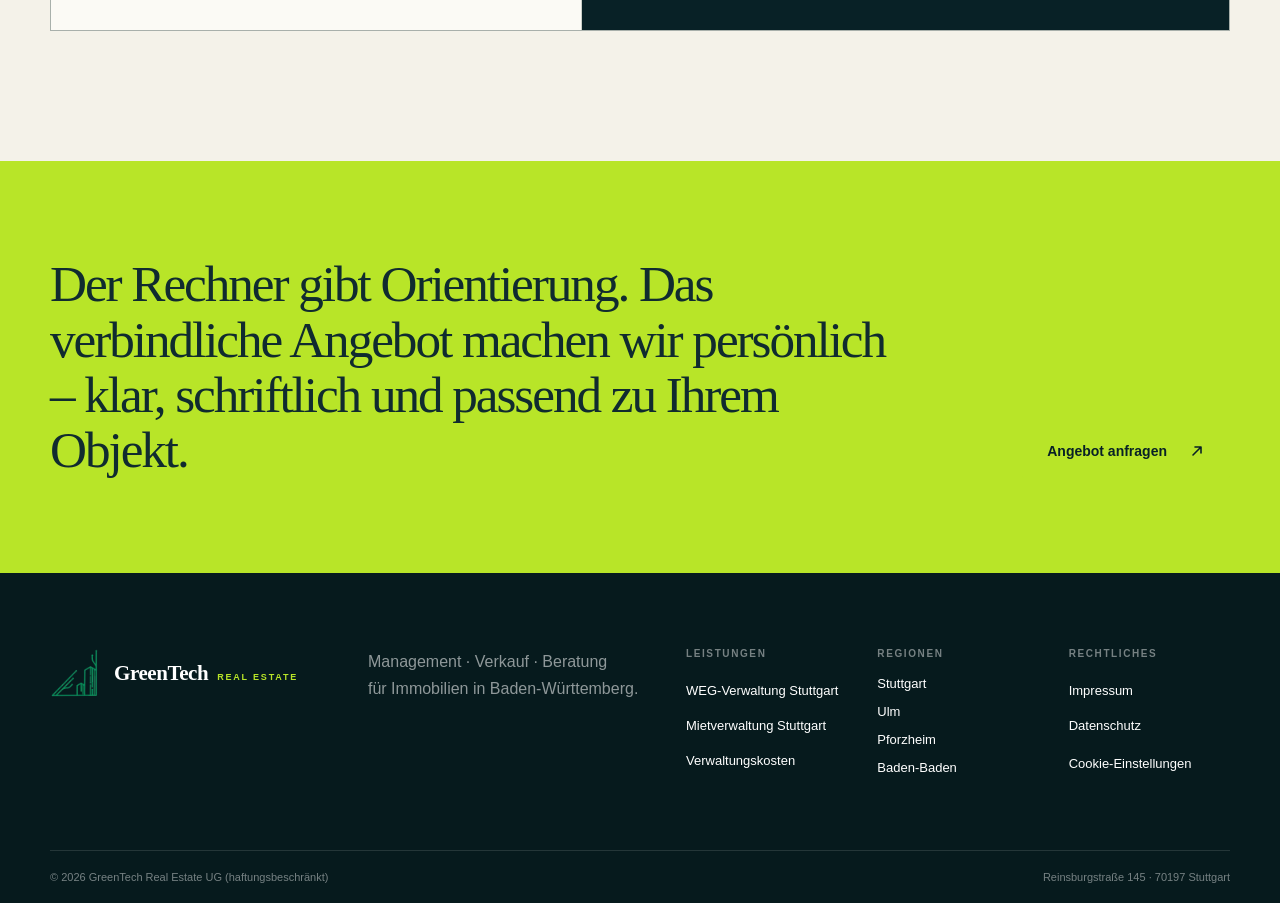
<file: preise.html>
<!doctype html><html lang="de"><head><meta charset="utf-8"><meta name="viewport" content="width=device-width,initial-scale=1"><title>Kosten Hausverwaltung Stuttgart – Preisrechner | GreenTech Real Estate</title><meta name="description" content="Kosten für WEG- und Mietverwaltung in Stuttgart direkt berechnen. Unverbindliche Preisorientierung je Einheit inklusive Mehrwertsteuer."><meta name="robots" content="index,follow,max-image-preview:large"><link rel="canonical" href="https://www.greentechrealestate.de/preise.html"><meta property="og:locale" content="de_DE"><meta property="og:type" content="website"><meta property="og:title" content="Kosten Hausverwaltung Stuttgart – Preisrechner | GreenTech Real Estate"><meta property="og:description" content="Kosten für WEG- und Mietverwaltung in Stuttgart direkt berechnen. Unverbindliche Preisorientierung je Einheit inklusive Mehrwertsteuer."><meta property="og:url" content="https://www.greentechrealestate.de/preise.html"><script type="application/ld+json">{"@context":"https://schema.org","@type":["RealEstateAgent","LocalBusiness"],"@id":"https://www.greentechrealestate.de/#unternehmen","name":"GreenTech Real Estate UG (haftungsbeschränkt)","url":"https://www.greentechrealestate.de","logo":"https://www.greentechrealestate.de/assets/greentech-logo.png","telephone":"+49 711 34063966","email":"info@gt-re.de","address":{"@type":"PostalAddress","streetAddress":"Reinsburgstraße 145","postalCode":"70197","addressLocality":"Stuttgart","addressRegion":"Baden-Württemberg","addressCountry":"DE"},"areaServed":["Stuttgart","Ulm","Pforzheim","Baden-Baden"]}</script><link rel="stylesheet" href="styles.css?v=26"><style>@media(max-width:960px){.calculator-layout{gap:0!important;row-gap:0!important}.calculator-controls{margin-bottom:0!important}.result-card{margin-top:0!important}}</style><script src="form-config.js" defer></script><script src="script.js" defer></script><script>(function(){function init(){var c=document.querySelector('[data-calculator]');if(!c||c.dataset.priceReady==='true')return;var h=c.querySelector('[name="homes"]'),g=c.querySelector('[name="commercial"]'),kind='weg',money=function(v){return new Intl.NumberFormat('de-DE',{style:'currency',currency:'EUR'}).format(v)},price=function(type,n){var x=Math.max(2,Math.min(100,n)),p;if(x<=5)p=75-(x-2)*(32/3);else if(x<=10)p=43-(x-5)*1.6;else if(x<=40)p=35-(x-10)/6;else if(x<=80)p=30-(x-40)/16;else p=27.5-(x-80)/40;return Math.round((p+(type==='miete'?8:0))*100)/100},render=function(){var a=Number(h.value),b=Number(g.value),n=a+b,p=price(kind,n);c.querySelector('[data-homes-output]').textContent=a;c.querySelector('[data-commercial-output]').textContent=b;c.querySelector('[data-unit-count]').textContent=n+' Einheiten';c.querySelector('[data-result-title]').textContent=kind==='weg'?'WEG-Verwaltung':'Mietverwaltung';c.querySelector('[data-unit-price]').textContent=money(p);c.querySelector('[data-total-price]').textContent=money(a*p+b*(p+3.57))};c.dataset.priceReady='true';c.querySelectorAll('[data-kind]').forEach(function(b){b.addEventListener('click',function(){kind=b.dataset.kind;c.querySelectorAll('[data-kind]').forEach(function(x){var a=x===b;x.classList.toggle('active',a);x.setAttribute('aria-pressed',String(a))});render()})});h.addEventListener('input',render);g.addEventListener('input',render);render()}if(document.readyState==='loading')document.addEventListener('DOMContentLoaded',init);else init()})();</script></head><body><header class="site-header"><a class="brand brand-logo" href="index.html" aria-label="GreenTech Real Estate – Startseite"><span class="brand-symbol" aria-hidden="true"><img src="[data-uri]" alt="" width="380" height="132"></span><span class="brand-name"><strong>GreenTech</strong><span>Real Estate</span></span></a><button class="menu-button" type="button" aria-label="Menü öffnen" aria-expanded="false"><span></span><span></span></button><nav class="main-nav"><a href="index.html#leistungen">Leistungen</a><a href="preise.html">Preisrechner</a><a class="nav-login" href="https://portal.greentechrealestate.de/user/auth/login">Kundenportal</a><a class="button button-small" href="index.html#anfrage">Angebot anfragen <span class="arrow-icon" aria-hidden="true"><svg viewBox="0 0 16 16" focusable="false"><path d="M4 12 12 4M6 4h6v6"></path></svg></span></a></nav><span class="scroll-progress" aria-hidden="true"></span></header><main class="page-transition"><section class="price-hero"><div class="section-shell"><p class="eyebrow light"><span></span> Preise</p><h1>Ihr Preis.<br><em>Direkt nachvollziehbar.</em></h1><p>Stellen Sie Objektart und Einheiten ein. Der Preis je Einheit sinkt automatisch mit zunehmender Objektgröße.</p></div></section><section class="calculator-section"><div class="section-shell"><div class="calculator-heading reveal"><span>01 · Konfigurieren</span><h2>Wie groß ist<br>Ihre Immobilie?</h2></div><div class="calculator-layout" data-calculator><div class="calculator-controls"><div class="segment"><button type="button" class="active" data-kind="weg">WEG-Verwaltung</button><button type="button" data-kind="miete">Mietverwaltung</button></div><label class="range-control"><span><b>Wohneinheiten</b><output data-homes-output>10</output></span><input name="homes" type="range" min="2" max="80" value="10"><small><span>2</span><span>80</span></small></label><label class="range-control"><span><b>Gewerbeeinheiten</b><output data-commercial-output>0</output></span><input name="commercial" type="range" min="0" max="20" value="0"><small><span>0</span><span>20</span></small></label></div><article class="result-card"><div class="result-top"><span>Ihre Orientierung</span><span data-unit-count></span></div><h2 data-result-title></h2><div data-standard-result><div class="unit-price"><strong data-unit-price></strong><span>/ Einheit / Monat<br>inkl. MwSt.</span></div><div class="total-price"><span>Orientierung gesamt</span><strong data-total-price></strong><small>pro Monat inkl. MwSt.</small></div></div><div class="calculator-note"><span>i</span><p>Orientierungspreise für Ihre Immobilie(n); Gewerbeeinheiten werden zusätzlich mit 3,57 € berücksichtigt. Die dargestellten Preise enthalten einen Willkommensbonus von 7 %. Dieser wird nach Ablauf der ersten Vertragsperiode angepasst.</p></div><div class="custom-result" data-custom-result hidden><strong>Individuelles Angebot</strong><p>Bei mehr als 60 Einheiten stimmen wir Umfang und Konditionen persönlich ab.</p></div><ul><li>✓ Nachvollziehbare Grundleistungen</li><li>✓ Persönliche Abstimmung</li><li>✓ Objektbezogenes Angebot</li></ul><a class="button button-light" href="index.html#anfrage">Verbindliches Angebot anfragen <span class="arrow-icon" aria-hidden="true"><svg viewBox="0 0 16 16" focusable="false"><path d="M4 12 12 4M6 4h6v6"></path></svg></span></a><p class="result-disclaimer">Unverbindliche Preisorientierung. Objektdaten und Leistungsumfang können den verbindlichen Preis verändern.</p></article></div></div></section><section class="detail-closing"><div class="section-shell"><p>Der Rechner gibt Orientierung. Das verbindliche Angebot machen wir persönlich – klar, schriftlich und passend zu Ihrem Objekt.</p><a class="button button-light" href="index.html#anfrage">Angebot anfragen <span class="arrow-icon" aria-hidden="true"><svg viewBox="0 0 16 16" focusable="false"><path d="M4 12 12 4M6 4h6v6"></path></svg></span></a></div></section></main><footer><div class="footer-top section-shell"><a class="brand brand-logo footer-logo" href="index.html" aria-label="GreenTech Real Estate – Startseite"><span class="brand-symbol" aria-hidden="true"><img src="[data-uri]" alt="" width="380" height="132"></span><span class="brand-name"><strong>GreenTech</strong><span>Real Estate</span></span></a><p>Management · Verkauf · Beratung<br>für Immobilien in Baden-Württemberg.</p><div class="footer-navigation"><nav class="footer-links" aria-label="Leistungen"><strong>Leistungen</strong><a href="weg-verwaltung.html">WEG-Verwaltung Stuttgart</a><a href="mietverwaltung.html">Mietverwaltung Stuttgart</a><a href="preise.html">Verwaltungskosten</a></nav><nav class="footer-links" aria-label="Regionen"><strong>Regionen</strong><a href="index.html#stuttgart">Stuttgart</a><a href="hausverwaltung-ulm.html">Ulm</a><a href="hausverwaltung-pforzheim.html">Pforzheim</a><a href="hausverwaltung-baden-baden.html">Baden-Baden</a></nav><nav class="footer-links" aria-label="Rechtliches"><strong>Rechtliches</strong><a href="impressum.html">Impressum</a><a href="datenschutz.html">Datenschutz</a><button class="footer-cookie-button" type="button" data-cookie-settings>Cookie-Einstellungen</button></nav></div></div><div class="footer-bottom section-shell"><span>© 2026 GreenTech Real Estate UG (haftungsbeschränkt)</span><span>Reinsburgstraße 145 · 70197 Stuttgart</span></div></footer></body></html>
</file>
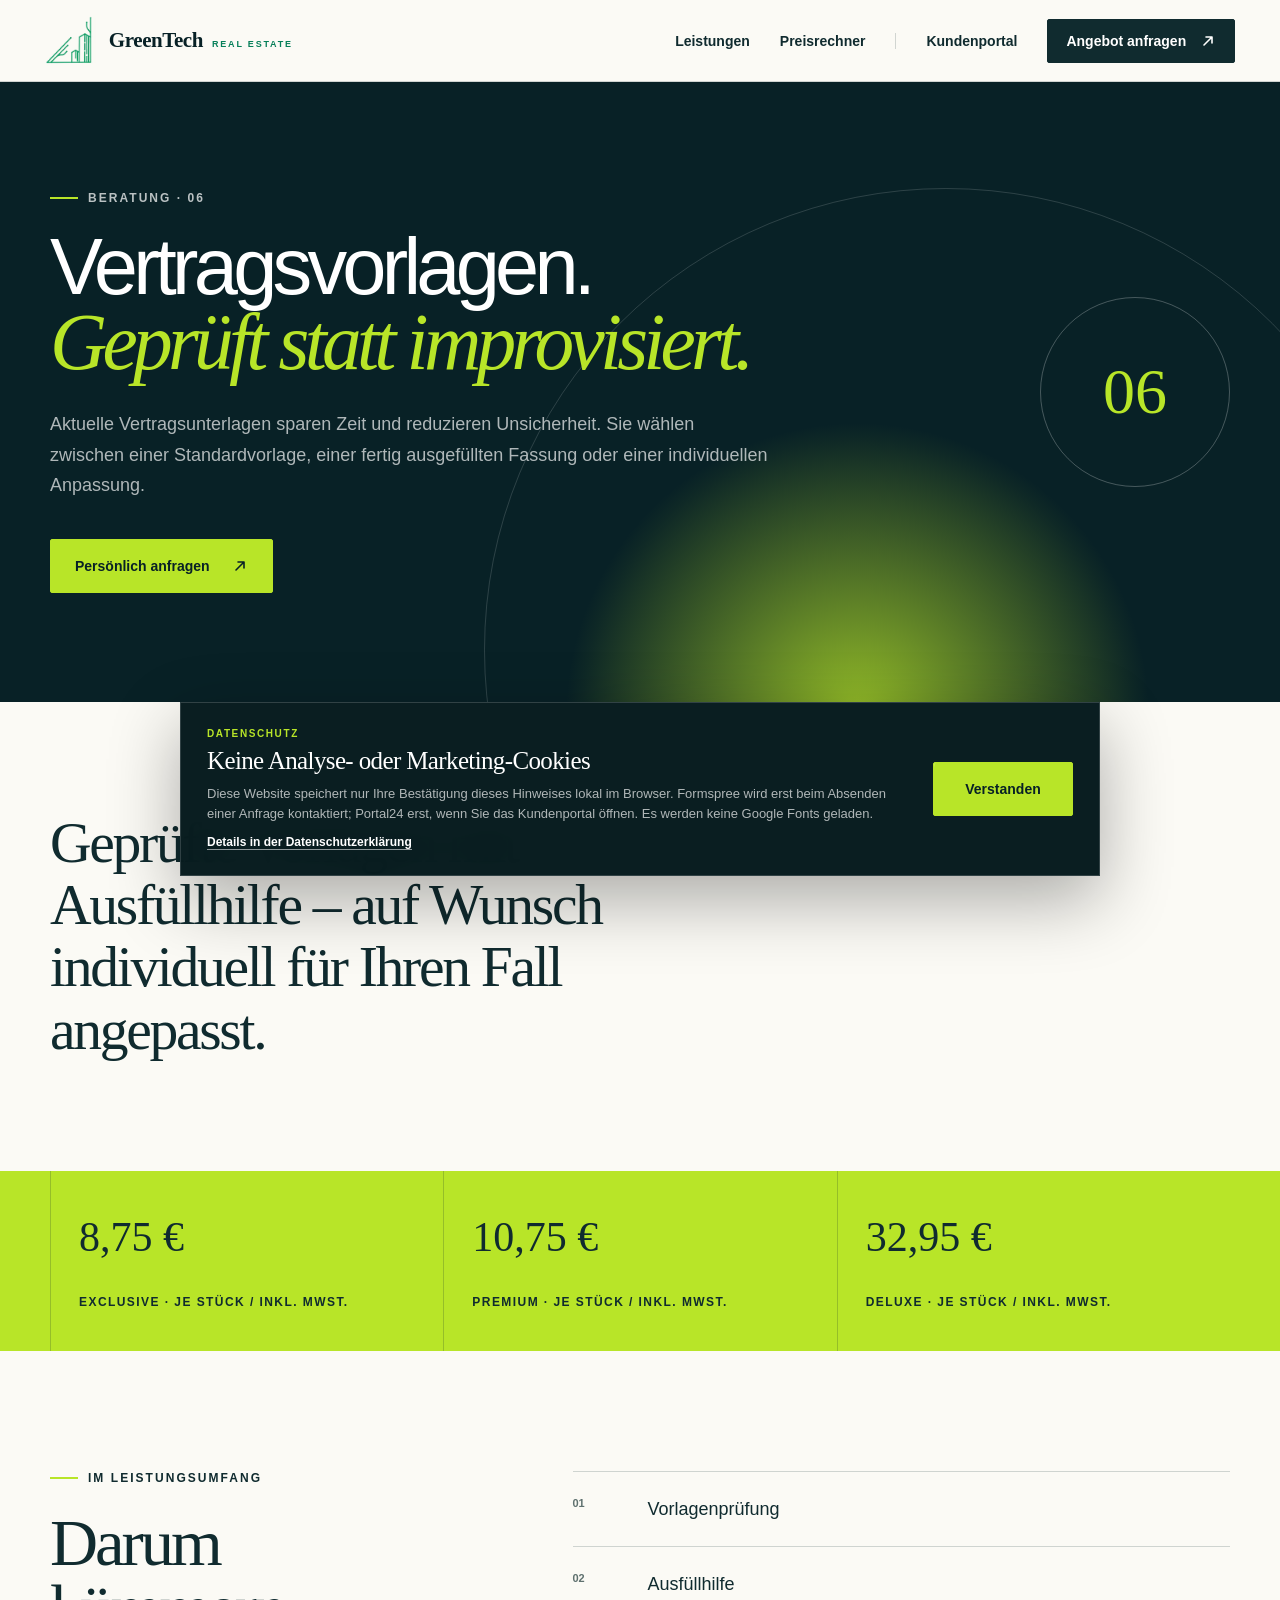
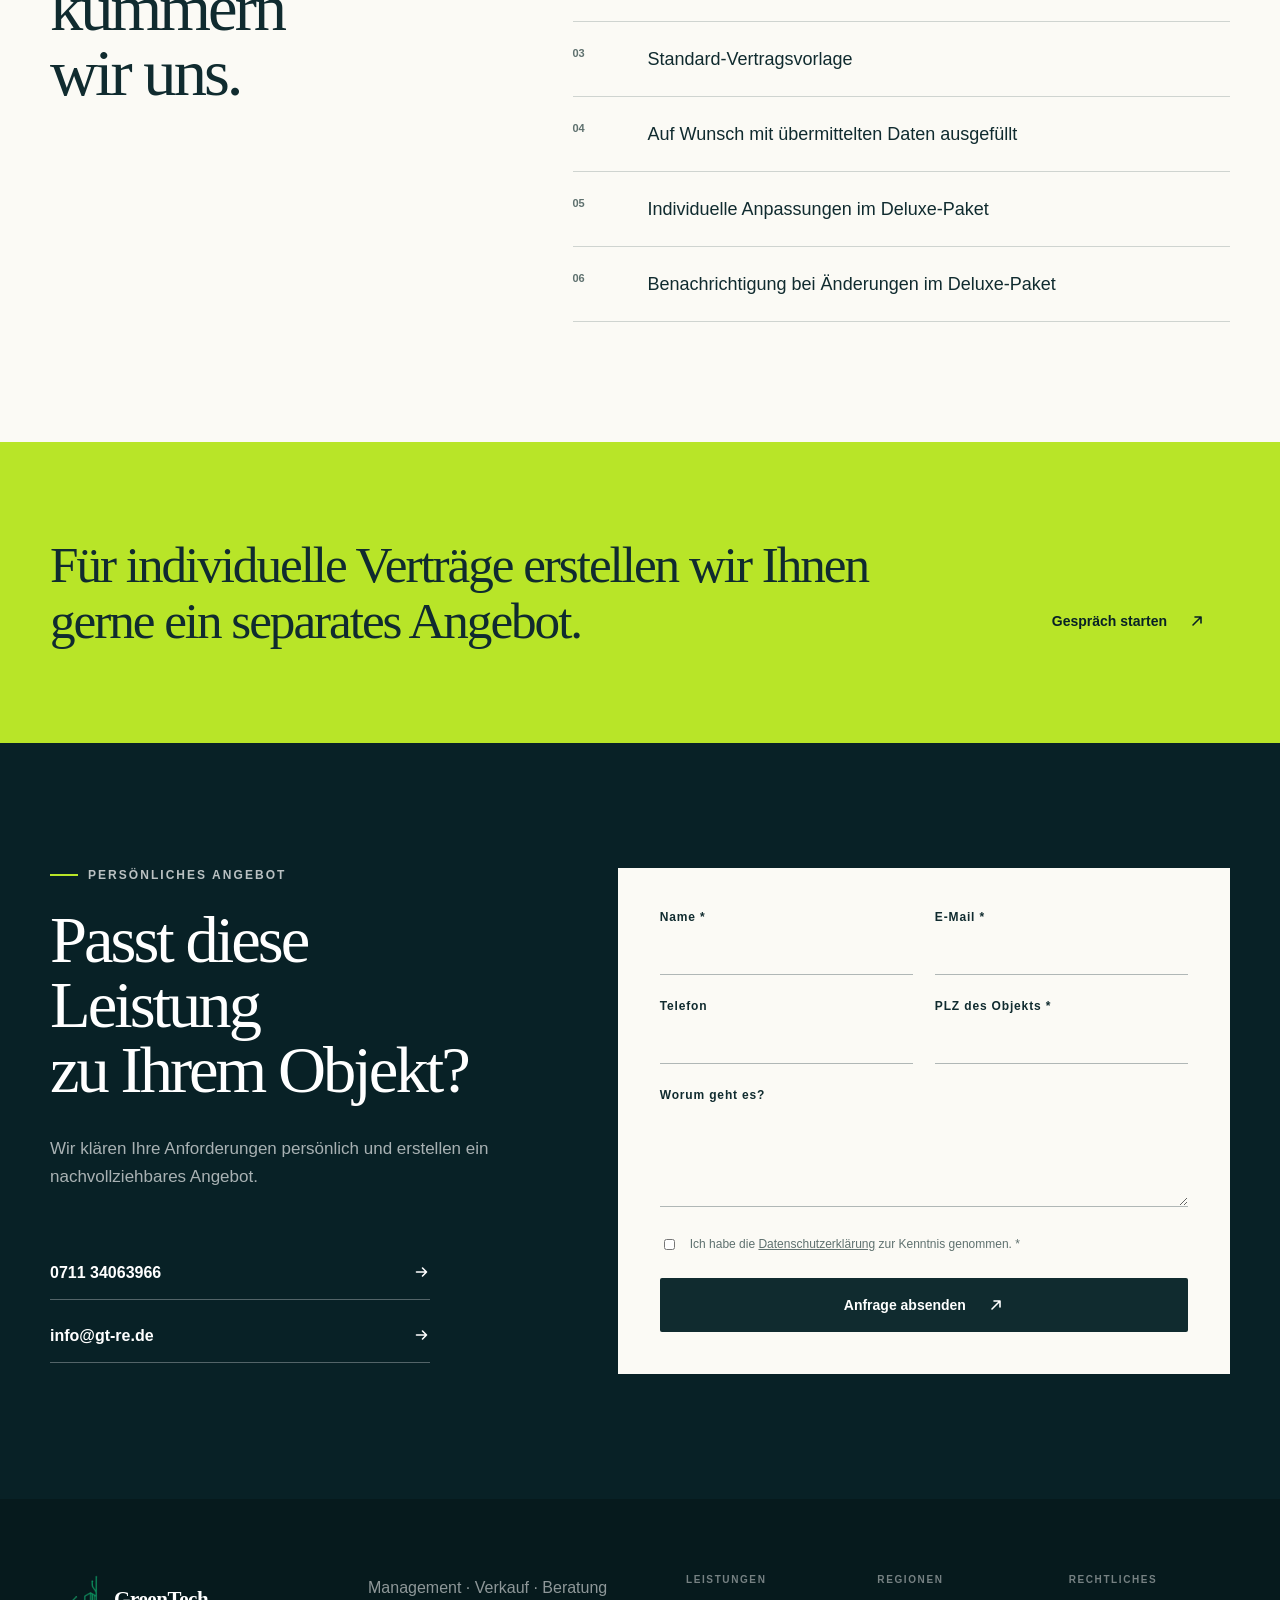
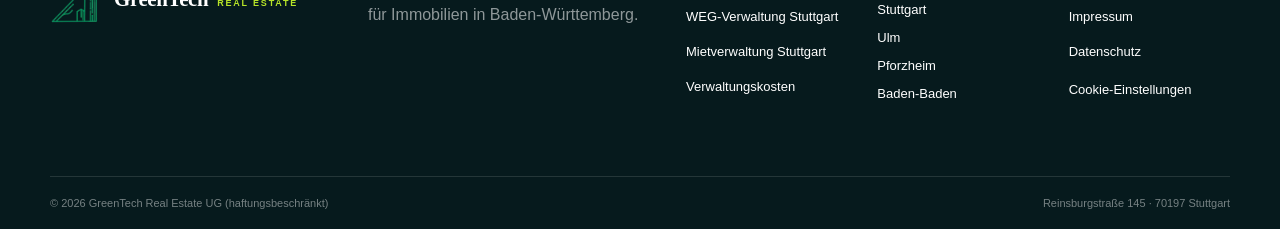
<file: vertragsvorlagen.html>
<!doctype html><html lang="de"><head><meta charset="utf-8"><meta name="viewport" content="width=device-width,initial-scale=1"><title>Vertragsvorlagen | GreenTech Real Estate</title><meta name="description" content="Aktuelle Vertragsunterlagen sparen Zeit und reduzieren Unsicherheit. Sie wählen zwischen einer Standardvorlage, einer fertig ausgefüllten Fassung oder einer individuellen Anpassung."><meta name="robots" content="index,follow,max-image-preview:large"><link rel="canonical" href="https://www.greentechrealestate.de/vertragsvorlagen.html"><meta property="og:locale" content="de_DE"><meta property="og:type" content="website"><meta property="og:title" content="Vertragsvorlagen | GreenTech Real Estate"><meta property="og:description" content="Aktuelle Vertragsunterlagen sparen Zeit und reduzieren Unsicherheit. Sie wählen zwischen einer Standardvorlage, einer fertig ausgefüllten Fassung oder einer individuellen Anpassung."><meta property="og:url" content="https://www.greentechrealestate.de/vertragsvorlagen.html"><script type="application/ld+json">{"@context":"https://schema.org","@type":["RealEstateAgent","LocalBusiness"],"@id":"https://www.greentechrealestate.de/#unternehmen","name":"GreenTech Real Estate UG (haftungsbeschränkt)","url":"https://www.greentechrealestate.de","logo":"https://www.greentechrealestate.de/assets/greentech-logo.png","telephone":"+49 711 34063966","email":"info@gt-re.de","address":{"@type":"PostalAddress","streetAddress":"Reinsburgstraße 145","postalCode":"70197","addressLocality":"Stuttgart","addressRegion":"Baden-Württemberg","addressCountry":"DE"},"areaServed":["Stuttgart","Ulm","Pforzheim","Baden-Baden"]}</script><link rel="stylesheet" href="styles.css?v=26"><style>@media(max-width:960px){.calculator-layout{gap:0!important;row-gap:0!important}.calculator-controls{margin-bottom:0!important}.result-card{margin-top:0!important}}</style><script src="form-config.js" defer></script><script src="script.js" defer></script></head><body><header class="site-header"><a class="brand brand-logo" href="index.html" aria-label="GreenTech Real Estate – Startseite"><span class="brand-symbol" aria-hidden="true"><img src="[data-uri]" alt="" width="380" height="132"></span><span class="brand-name"><strong>GreenTech</strong><span>Real Estate</span></span></a><button class="menu-button" type="button" aria-label="Menü öffnen" aria-expanded="false"><span></span><span></span></button><nav class="main-nav"><a href="index.html#leistungen">Leistungen</a><a href="preise.html">Preisrechner</a><a class="nav-login" href="https://portal.greentechrealestate.de/user/auth/login">Kundenportal</a><a class="button button-small" href="index.html#anfrage">Angebot anfragen <span class="arrow-icon" aria-hidden="true"><svg viewBox="0 0 16 16" focusable="false"><path d="M4 12 12 4M6 4h6v6"></path></svg></span></a></nav><span class="scroll-progress" aria-hidden="true"></span></header><main class="page-transition"><script type="application/ld+json">{"@context":"https://schema.org","@type":"Service","name":"Vertragsvorlagen","description":"Aktuelle Vertragsunterlagen sparen Zeit und reduzieren Unsicherheit. Sie wählen zwischen einer Standardvorlage, einer fertig ausgefüllten Fassung oder einer individuellen Anpassung.","provider":{"@id":"https://www.greentechrealestate.de/#unternehmen"},"areaServed":{"@type":"City","name":"Stuttgart"},"url":"https://www.greentechrealestate.de/vertragsvorlagen.html"}</script><section class="subhero"><div class="subhero-grid section-shell"><div class="subhero-copy"><p class="eyebrow light"><span></span> Beratung · 06</p><h1>Vertragsvorlagen.<br><em>Geprüft statt improvisiert.</em></h1><p>Aktuelle Vertragsunterlagen sparen Zeit und reduzieren Unsicherheit. Sie wählen zwischen einer Standardvorlage, einer fertig ausgefüllten Fassung oder einer individuellen Anpassung.</p><div class="hero-actions"><a class="button button-light" href="#anfrage">Persönlich anfragen <span class="arrow-icon" aria-hidden="true"><svg viewBox="0 0 16 16" focusable="false"><path d="M4 12 12 4M6 4h6v6"></path></svg></span></a></div></div><div class="subhero-mark"><span>06</span></div></div></section><section class="service-intro section-shell reveal"><p class="lead-quote">Geprüfte Vorlagen mit Ausfüllhilfe – auf Wunsch individuell für Ihren Fall angepasst.</p></section><section class="facts-band"><div class="section-shell facts-grid"><div class="fact"><strong>8,75 €</strong><span>Exclusive · je Stück / inkl. MwSt.</span></div><div class="fact"><strong>10,75 €</strong><span>Premium · je Stück / inkl. MwSt.</span></div><div class="fact"><strong>32,95 €</strong><span>Deluxe · je Stück / inkl. MwSt.</span></div></div></section><section class="detail-section section-shell reveal"><div><p class="eyebrow"><span></span> Im Leistungsumfang</p><h2>Darum kümmern<br>wir uns.</h2></div><ul class="feature-list"><li><span>01</span>Vorlagenprüfung</li><li><span>02</span>Ausfüllhilfe</li><li><span>03</span>Standard-Vertragsvorlage</li><li><span>04</span>Auf Wunsch mit übermittelten Daten ausgefüllt</li><li><span>05</span>Individuelle Anpassungen im Deluxe-Paket</li><li><span>06</span>Benachrichtigung bei Änderungen im Deluxe-Paket</li></ul></section><section class="detail-closing"><div class="section-shell"><p>Für individuelle Verträge erstellen wir Ihnen gerne ein separates Angebot.</p><a class="button button-light" href="#anfrage">Gespräch starten <span class="arrow-icon" aria-hidden="true"><svg viewBox="0 0 16 16" focusable="false"><path d="M4 12 12 4M6 4h6v6"></path></svg></span></a></div></section><section class="contact-section" id="anfrage"><div class="section-shell contact-grid"><div class="contact-copy"><p class="eyebrow light"><span></span> Persönliches Angebot</p><h2>Passt diese Leistung<br>zu Ihrem Objekt?</h2><p>Wir klären Ihre Anforderungen persönlich und erstellen ein nachvollziehbares Angebot.</p><div class="contact-direct"><a href="tel:+4971134063966">0711 34063966 <span class="arrow-icon arrow-icon-right" aria-hidden="true"><svg viewBox="0 0 16 16" focusable="false"><path d="M3 8h10M9 4l4 4-4 4"></path></svg></span></a><a href="mailto:info@gt-re.de">info@gt-re.de <span class="arrow-icon arrow-icon-right" aria-hidden="true"><svg viewBox="0 0 16 16" focusable="false"><path d="M3 8h10M9 4l4 4-4 4"></path></svg></span></a></div></div><div class="form-success" data-form-success hidden role="status" tabindex="-1"><span class="form-success-icon" aria-hidden="true"><svg viewBox="0 0 24 24" focusable="false"><path d="m5 12.5 4.2 4.2L19 7"></path></svg></span><p class="eyebrow"><span></span> Anfrage gesendet</p><h3>Vielen Dank!</h3><p>Ihre Anfrage wurde erfolgreich übermittelt. Wir melden uns persönlich bei Ihnen.</p><button class="button button-submit" type="button" data-form-reset>Weitere Anfrage senden <span class="arrow-icon arrow-icon-right" aria-hidden="true"><svg viewBox="0 0 16 16" focusable="false"><path d="M3 8h10M9 4l4 4-4 4"></path></svg></span></button></div><form class="inquiry-form" action="https://formspree.io/f/xyezyrjy" method="POST" accept-charset="UTF-8"><input type="text" name="_gotcha" class="honeypot" tabindex="-1" autocomplete="off"><input type="hidden" name="_subject" value="Neue Anfrage über greentechrealestate.de"><input type="hidden" name="Leistung" value="Vertragsvorlagen"><div class="form-row"><label><span>Name *</span><input type="text" name="Name" autocomplete="name" required></label><label><span>E-Mail *</span><input type="email" name="email" autocomplete="email" required></label></div><div class="form-row"><label><span>Telefon</span><input type="tel" name="Telefon" autocomplete="tel"></label><label><span>PLZ des Objekts *</span><input type="text" name="PLZ" inputmode="numeric" pattern="[0-9]{5}" required></label></div><label><span>Worum geht es?</span><textarea name="Nachricht" rows="4"></textarea></label><label class="checkbox-label"><input type="checkbox" name="Datenschutz" value="zur Kenntnis genommen" required><span>Ich habe die <a href="datenschutz.html">Datenschutzerklärung</a> zur Kenntnis genommen. *</span></label><button class="button button-submit" type="submit"><span data-submit-text>Anfrage absenden</span> <span class="arrow-icon" aria-hidden="true"><svg viewBox="0 0 16 16" focusable="false"><path d="M4 12 12 4M6 4h6v6"></path></svg></span></button><p class="form-error" data-form-error role="alert" hidden>Die Anfrage konnte gerade nicht gesendet werden. Bitte versuchen Sie es erneut oder schreiben Sie uns an <a href="mailto:info@gt-re.de">info@gt-re.de</a>.</p></form></div></section></main><footer><div class="footer-top section-shell"><a class="brand brand-logo footer-logo" href="index.html" aria-label="GreenTech Real Estate – Startseite"><span class="brand-symbol" aria-hidden="true"><img src="[data-uri]" alt="" width="380" height="132"></span><span class="brand-name"><strong>GreenTech</strong><span>Real Estate</span></span></a><p>Management · Verkauf · Beratung<br>für Immobilien in Baden-Württemberg.</p><div class="footer-navigation"><nav class="footer-links" aria-label="Leistungen"><strong>Leistungen</strong><a href="weg-verwaltung.html">WEG-Verwaltung Stuttgart</a><a href="mietverwaltung.html">Mietverwaltung Stuttgart</a><a href="preise.html">Verwaltungskosten</a></nav><nav class="footer-links" aria-label="Regionen"><strong>Regionen</strong><a href="index.html#stuttgart">Stuttgart</a><a href="hausverwaltung-ulm.html">Ulm</a><a href="hausverwaltung-pforzheim.html">Pforzheim</a><a href="hausverwaltung-baden-baden.html">Baden-Baden</a></nav><nav class="footer-links" aria-label="Rechtliches"><strong>Rechtliches</strong><a href="impressum.html">Impressum</a><a href="datenschutz.html">Datenschutz</a><button class="footer-cookie-button" type="button" data-cookie-settings>Cookie-Einstellungen</button></nav></div></div><div class="footer-bottom section-shell"><span>© 2026 GreenTech Real Estate UG (haftungsbeschränkt)</span><span>Reinsburgstraße 145 · 70197 Stuttgart</span></div></footer></body></html>
</file>
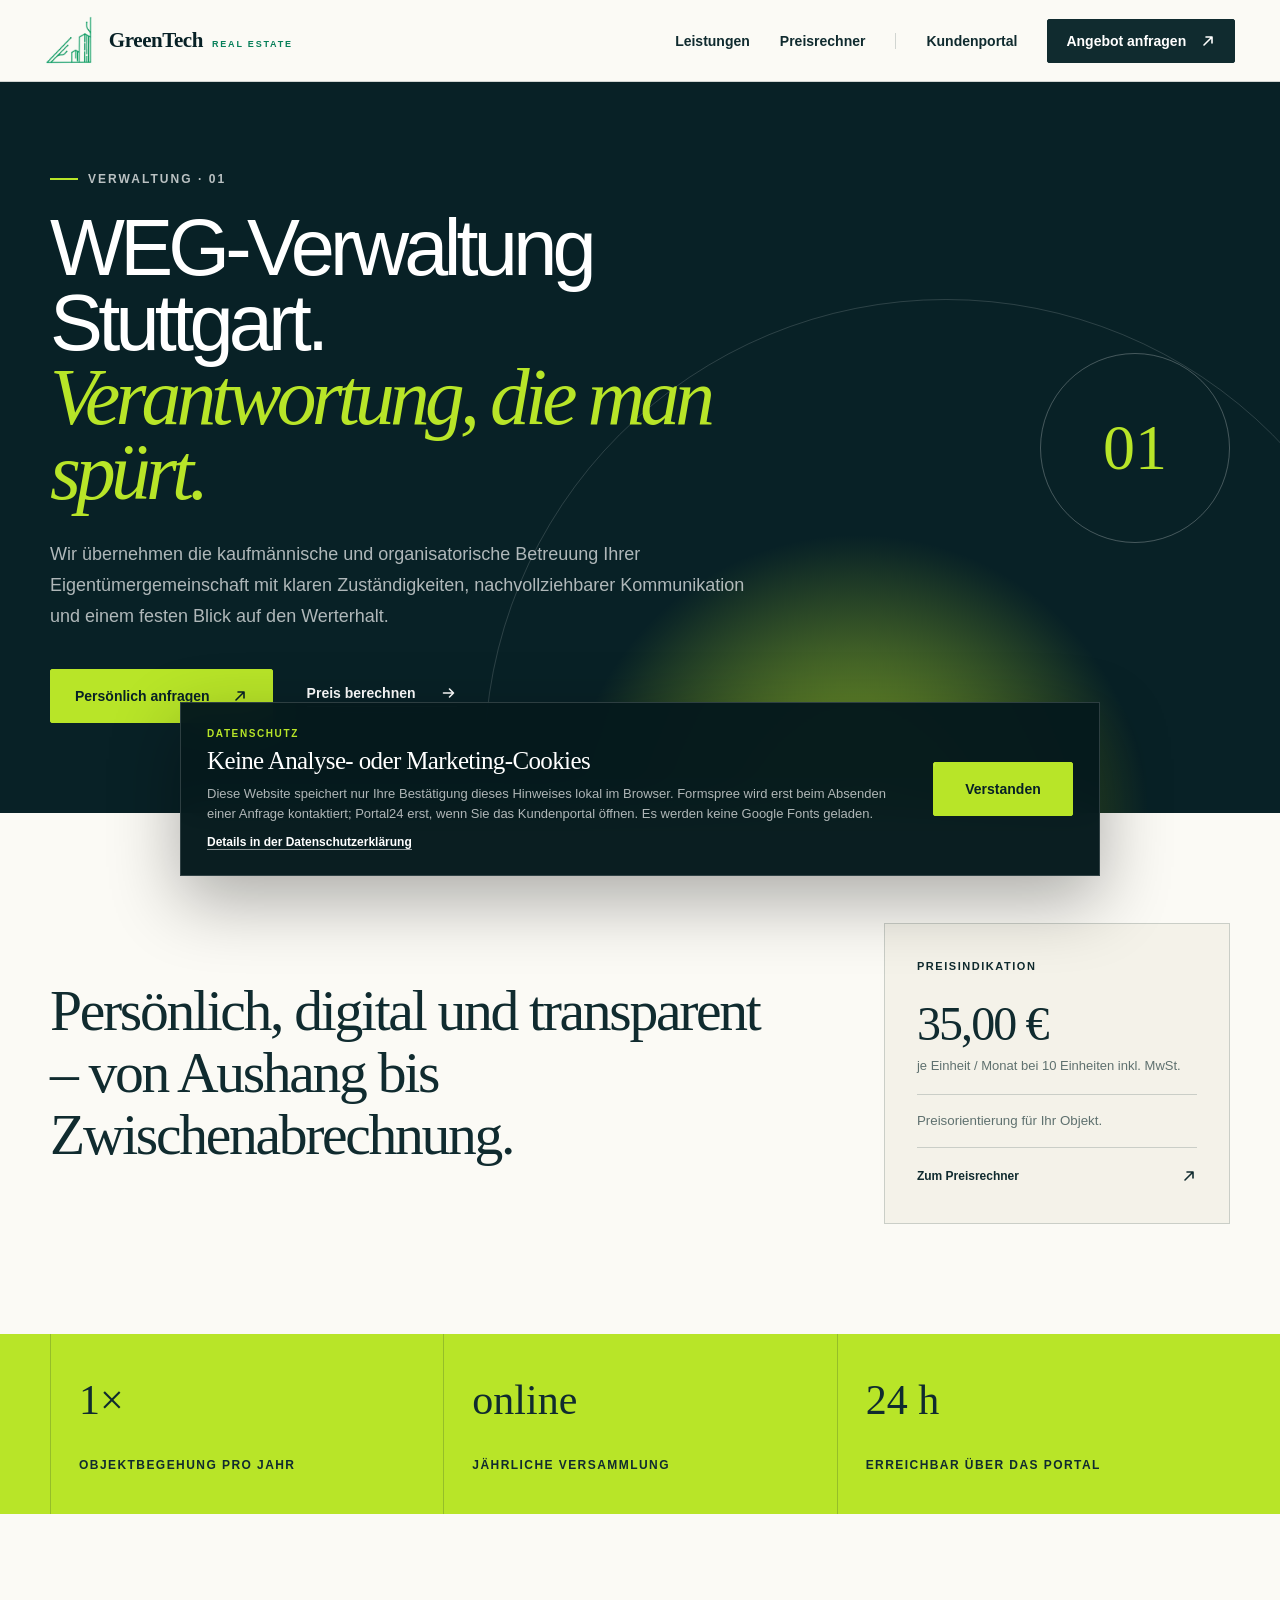
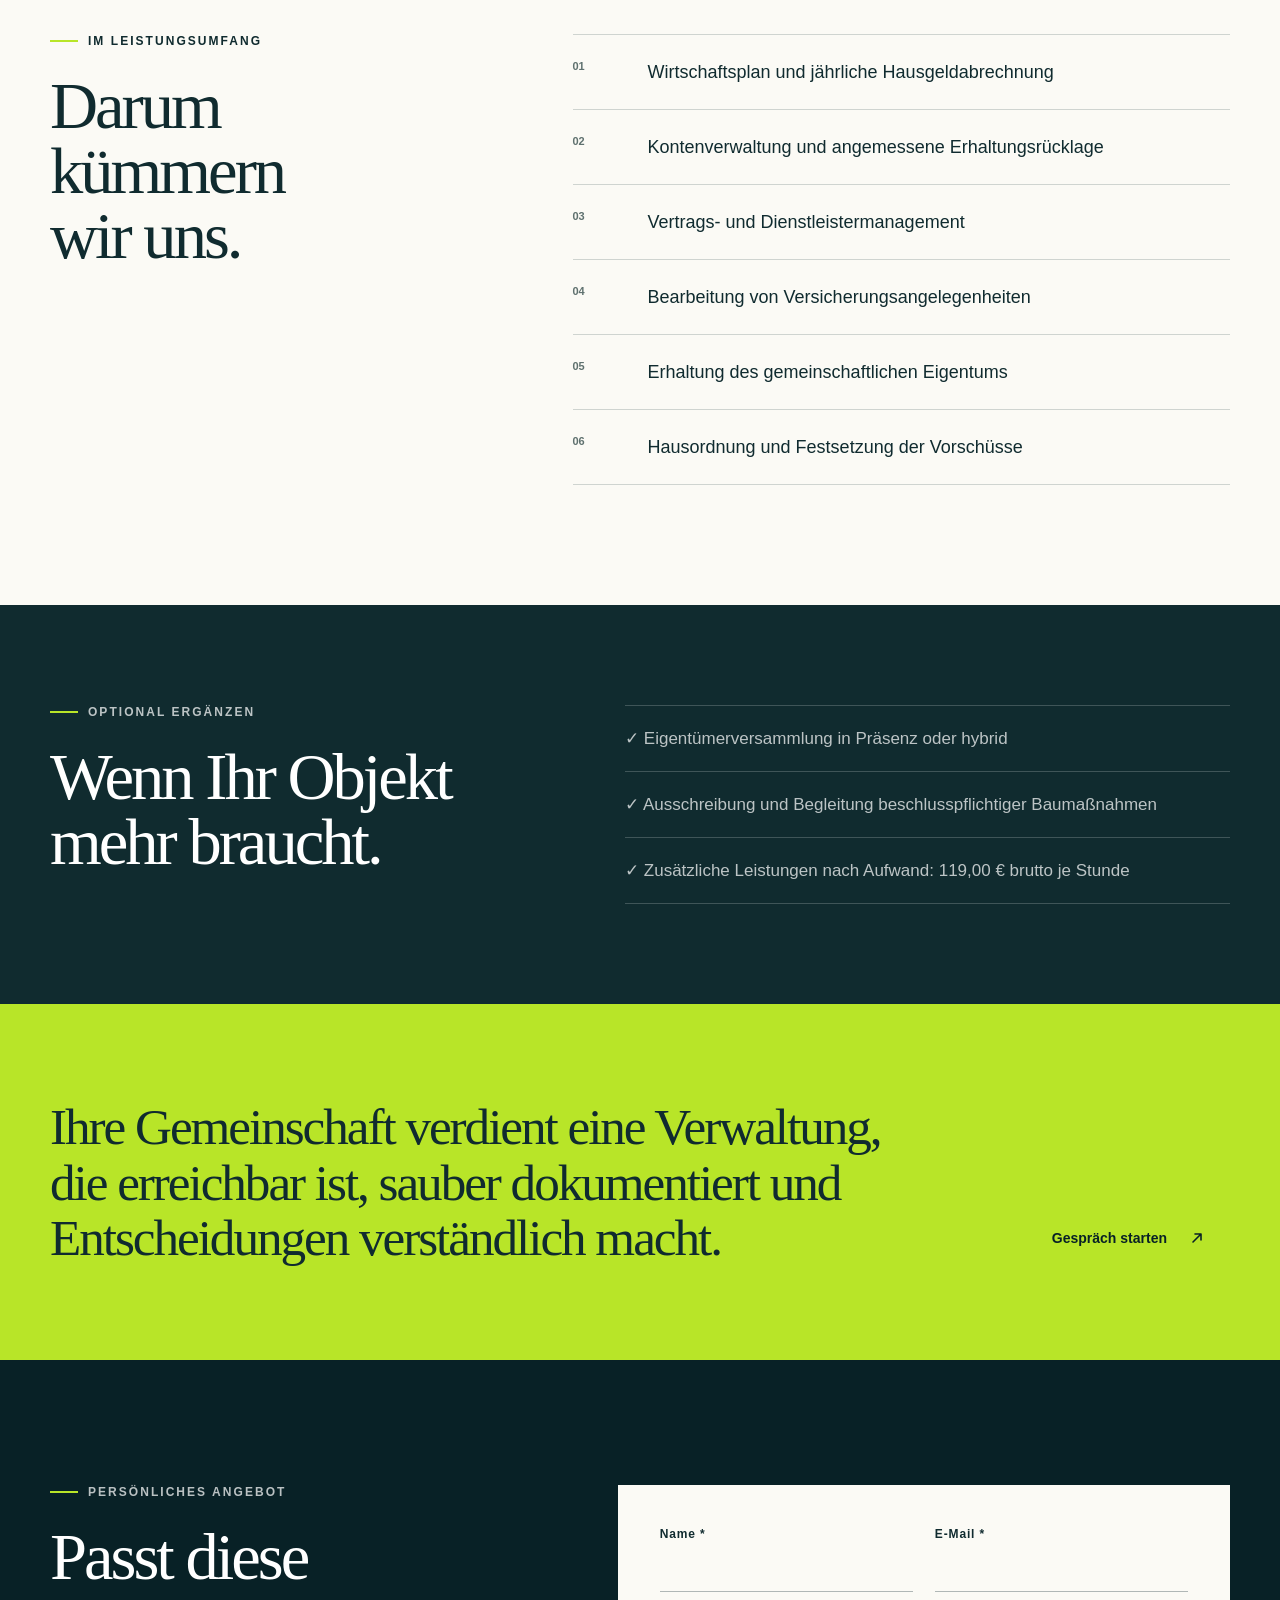
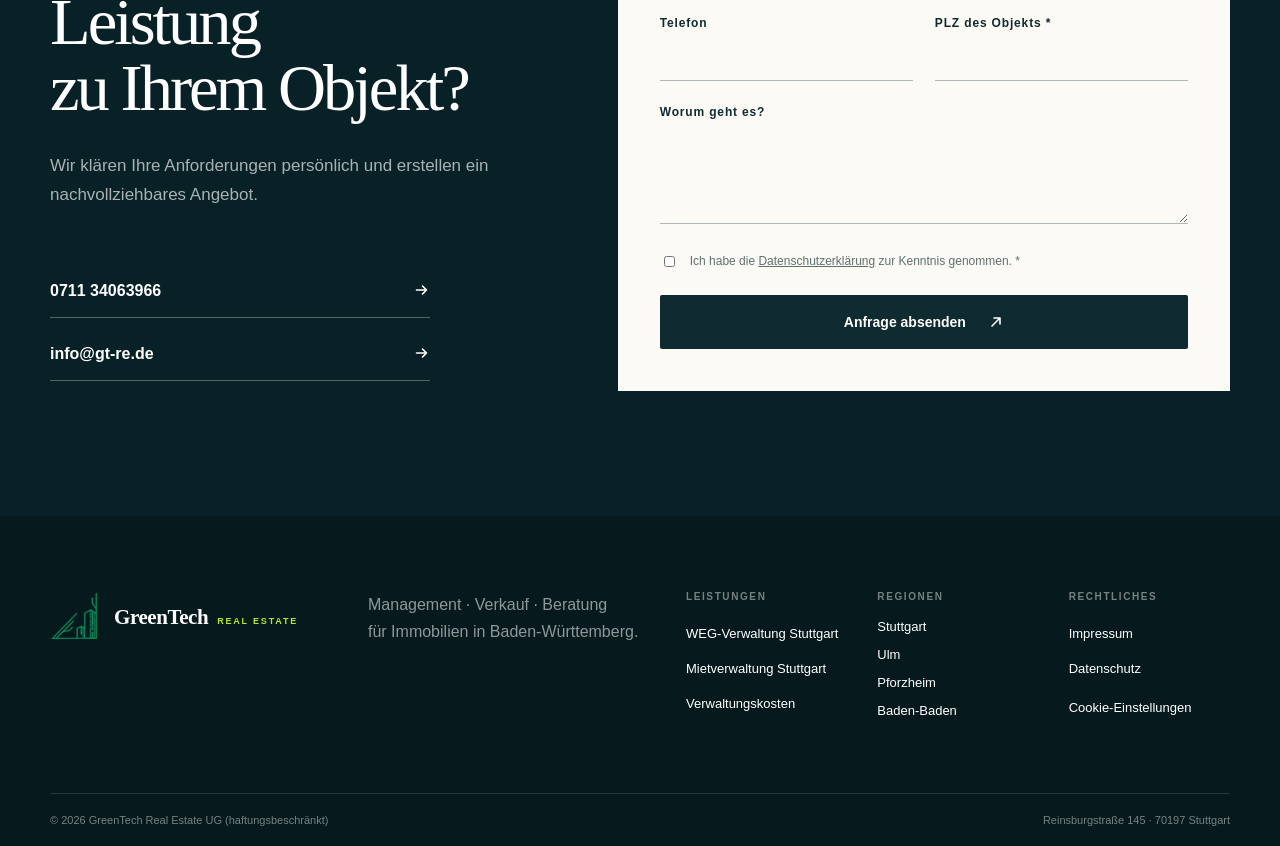
<file: weg-verwaltung.html>
<!doctype html><html lang="de"><head><meta charset="utf-8"><meta name="viewport" content="width=device-width,initial-scale=1"><title>WEG-Verwaltung Stuttgart | GreenTech Real Estate</title><meta name="description" content="Wir übernehmen die kaufmännische und organisatorische Betreuung Ihrer Eigentümergemeinschaft mit klaren Zuständigkeiten, nachvollziehbarer Kommunikation und einem festen Blick auf den Werterhalt."><meta name="robots" content="index,follow,max-image-preview:large"><link rel="canonical" href="https://www.greentechrealestate.de/weg-verwaltung.html"><meta property="og:locale" content="de_DE"><meta property="og:type" content="website"><meta property="og:title" content="WEG-Verwaltung Stuttgart | GreenTech Real Estate"><meta property="og:description" content="Wir übernehmen die kaufmännische und organisatorische Betreuung Ihrer Eigentümergemeinschaft mit klaren Zuständigkeiten, nachvollziehbarer Kommunikation und einem festen Blick auf den Werterhalt."><meta property="og:url" content="https://www.greentechrealestate.de/weg-verwaltung.html"><script type="application/ld+json">{"@context":"https://schema.org","@type":["RealEstateAgent","LocalBusiness"],"@id":"https://www.greentechrealestate.de/#unternehmen","name":"GreenTech Real Estate UG (haftungsbeschränkt)","url":"https://www.greentechrealestate.de","logo":"https://www.greentechrealestate.de/assets/greentech-logo.png","telephone":"+49 711 34063966","email":"info@gt-re.de","address":{"@type":"PostalAddress","streetAddress":"Reinsburgstraße 145","postalCode":"70197","addressLocality":"Stuttgart","addressRegion":"Baden-Württemberg","addressCountry":"DE"},"areaServed":["Stuttgart","Ulm","Pforzheim","Baden-Baden"]}</script><link rel="stylesheet" href="styles.css?v=26"><style>@media(max-width:960px){.calculator-layout{gap:0!important;row-gap:0!important}.calculator-controls{margin-bottom:0!important}.result-card{margin-top:0!important}}</style><script src="form-config.js" defer></script><script src="script.js" defer></script></head><body><header class="site-header"><a class="brand brand-logo" href="index.html" aria-label="GreenTech Real Estate – Startseite"><span class="brand-symbol" aria-hidden="true"><img src="[data-uri]" alt="" width="380" height="132"></span><span class="brand-name"><strong>GreenTech</strong><span>Real Estate</span></span></a><button class="menu-button" type="button" aria-label="Menü öffnen" aria-expanded="false"><span></span><span></span></button><nav class="main-nav"><a href="index.html#leistungen">Leistungen</a><a href="preise.html">Preisrechner</a><a class="nav-login" href="https://portal.greentechrealestate.de/user/auth/login">Kundenportal</a><a class="button button-small" href="index.html#anfrage">Angebot anfragen <span class="arrow-icon" aria-hidden="true"><svg viewBox="0 0 16 16" focusable="false"><path d="M4 12 12 4M6 4h6v6"></path></svg></span></a></nav><span class="scroll-progress" aria-hidden="true"></span></header><main class="page-transition"><script type="application/ld+json">{"@context":"https://schema.org","@type":"Service","name":"WEG-Verwaltung Stuttgart","description":"Wir übernehmen die kaufmännische und organisatorische Betreuung Ihrer Eigentümergemeinschaft mit klaren Zuständigkeiten, nachvollziehbarer Kommunikation und einem festen Blick auf den Werterhalt.","provider":{"@id":"https://www.greentechrealestate.de/#unternehmen"},"areaServed":{"@type":"City","name":"Stuttgart"},"url":"https://www.greentechrealestate.de/weg-verwaltung.html"}</script><section class="subhero"><div class="subhero-grid section-shell"><div class="subhero-copy"><p class="eyebrow light"><span></span> Verwaltung · 01</p><h1>WEG-Verwaltung Stuttgart.<br><em>Verantwortung, die man spürt.</em></h1><p>Wir übernehmen die kaufmännische und organisatorische Betreuung Ihrer Eigentümergemeinschaft mit klaren Zuständigkeiten, nachvollziehbarer Kommunikation und einem festen Blick auf den Werterhalt.</p><div class="hero-actions"><a class="button button-light" href="#anfrage">Persönlich anfragen <span class="arrow-icon" aria-hidden="true"><svg viewBox="0 0 16 16" focusable="false"><path d="M4 12 12 4M6 4h6v6"></path></svg></span></a><a class="text-link light-link" href="preise.html">Preis berechnen <span class="arrow-icon arrow-icon-right" aria-hidden="true"><svg viewBox="0 0 16 16" focusable="false"><path d="M3 8h10M9 4l4 4-4 4"></path></svg></span></a></div></div><div class="subhero-mark"><span>01</span></div></div></section><section class="service-intro section-shell reveal"><p class="lead-quote">Persönlich, digital und transparent – von Aushang bis Zwischenabrechnung.</p><div class="price-callout"><span>Preisindikation</span><strong>35,00 €</strong><p>je Einheit / Monat bei 10 Einheiten inkl. MwSt.</p><small>Preisorientierung für Ihr Objekt.</small><a class="price-callout-link" href="preise.html">Zum Preisrechner <span class="arrow-icon" aria-hidden="true"><svg viewBox="0 0 16 16" focusable="false"><path d="M4 12 12 4M6 4h6v6"></path></svg></span></a></div></section><section class="facts-band"><div class="section-shell facts-grid"><div class="fact"><strong>1×</strong><span>Objektbegehung pro Jahr</span></div><div class="fact"><strong>online</strong><span>jährliche Versammlung</span></div><div class="fact"><strong>24 h</strong><span>erreichbar über das Portal</span></div></div></section><section class="detail-section section-shell reveal"><div><p class="eyebrow"><span></span> Im Leistungsumfang</p><h2>Darum kümmern<br>wir uns.</h2></div><ul class="feature-list"><li><span>01</span>Wirtschaftsplan und jährliche Hausgeldabrechnung</li><li><span>02</span>Kontenverwaltung und angemessene Erhaltungsrücklage</li><li><span>03</span>Vertrags- und Dienstleistermanagement</li><li><span>04</span>Bearbeitung von Versicherungsangelegenheiten</li><li><span>05</span>Erhaltung des gemeinschaftlichen Eigentums</li><li><span>06</span>Hausordnung und Festsetzung der Vorschüsse</li></ul></section><section class="extras-section"><div class="section-shell extras-grid reveal"><div><p class="eyebrow light"><span></span> Optional ergänzen</p><h2>Wenn Ihr Objekt<br>mehr braucht.</h2></div><ul><li>✓ Eigentümerversammlung in Präsenz oder hybrid</li><li>✓ Ausschreibung und Begleitung beschlusspflichtiger Baumaßnahmen</li><li>✓ Zusätzliche Leistungen nach Aufwand: 119,00 € brutto je Stunde</li></ul></div></section><section class="detail-closing"><div class="section-shell"><p>Ihre Gemeinschaft verdient eine Verwaltung, die erreichbar ist, sauber dokumentiert und Entscheidungen verständlich macht.</p><a class="button button-light" href="#anfrage">Gespräch starten <span class="arrow-icon" aria-hidden="true"><svg viewBox="0 0 16 16" focusable="false"><path d="M4 12 12 4M6 4h6v6"></path></svg></span></a></div></section><section class="contact-section" id="anfrage"><div class="section-shell contact-grid"><div class="contact-copy"><p class="eyebrow light"><span></span> Persönliches Angebot</p><h2>Passt diese Leistung<br>zu Ihrem Objekt?</h2><p>Wir klären Ihre Anforderungen persönlich und erstellen ein nachvollziehbares Angebot.</p><div class="contact-direct"><a href="tel:+4971134063966">0711 34063966 <span class="arrow-icon arrow-icon-right" aria-hidden="true"><svg viewBox="0 0 16 16" focusable="false"><path d="M3 8h10M9 4l4 4-4 4"></path></svg></span></a><a href="mailto:info@gt-re.de">info@gt-re.de <span class="arrow-icon arrow-icon-right" aria-hidden="true"><svg viewBox="0 0 16 16" focusable="false"><path d="M3 8h10M9 4l4 4-4 4"></path></svg></span></a></div></div><div class="form-success" data-form-success hidden role="status" tabindex="-1"><span class="form-success-icon" aria-hidden="true"><svg viewBox="0 0 24 24" focusable="false"><path d="m5 12.5 4.2 4.2L19 7"></path></svg></span><p class="eyebrow"><span></span> Anfrage gesendet</p><h3>Vielen Dank!</h3><p>Ihre Anfrage wurde erfolgreich übermittelt. Wir melden uns persönlich bei Ihnen.</p><button class="button button-submit" type="button" data-form-reset>Weitere Anfrage senden <span class="arrow-icon arrow-icon-right" aria-hidden="true"><svg viewBox="0 0 16 16" focusable="false"><path d="M3 8h10M9 4l4 4-4 4"></path></svg></span></button></div><form class="inquiry-form" action="https://formspree.io/f/xyezyrjy" method="POST" accept-charset="UTF-8"><input type="text" name="_gotcha" class="honeypot" tabindex="-1" autocomplete="off"><input type="hidden" name="_subject" value="Neue Anfrage über greentechrealestate.de"><input type="hidden" name="Leistung" value="WEG-Verwaltung"><div class="form-row"><label><span>Name *</span><input type="text" name="Name" autocomplete="name" required></label><label><span>E-Mail *</span><input type="email" name="email" autocomplete="email" required></label></div><div class="form-row"><label><span>Telefon</span><input type="tel" name="Telefon" autocomplete="tel"></label><label><span>PLZ des Objekts *</span><input type="text" name="PLZ" inputmode="numeric" pattern="[0-9]{5}" required></label></div><label><span>Worum geht es?</span><textarea name="Nachricht" rows="4"></textarea></label><label class="checkbox-label"><input type="checkbox" name="Datenschutz" value="zur Kenntnis genommen" required><span>Ich habe die <a href="datenschutz.html">Datenschutzerklärung</a> zur Kenntnis genommen. *</span></label><button class="button button-submit" type="submit"><span data-submit-text>Anfrage absenden</span> <span class="arrow-icon" aria-hidden="true"><svg viewBox="0 0 16 16" focusable="false"><path d="M4 12 12 4M6 4h6v6"></path></svg></span></button><p class="form-error" data-form-error role="alert" hidden>Die Anfrage konnte gerade nicht gesendet werden. Bitte versuchen Sie es erneut oder schreiben Sie uns an <a href="mailto:info@gt-re.de">info@gt-re.de</a>.</p></form></div></section></main><footer><div class="footer-top section-shell"><a class="brand brand-logo footer-logo" href="index.html" aria-label="GreenTech Real Estate – Startseite"><span class="brand-symbol" aria-hidden="true"><img src="[data-uri]" alt="" width="380" height="132"></span><span class="brand-name"><strong>GreenTech</strong><span>Real Estate</span></span></a><p>Management · Verkauf · Beratung<br>für Immobilien in Baden-Württemberg.</p><div class="footer-navigation"><nav class="footer-links" aria-label="Leistungen"><strong>Leistungen</strong><a href="weg-verwaltung.html">WEG-Verwaltung Stuttgart</a><a href="mietverwaltung.html">Mietverwaltung Stuttgart</a><a href="preise.html">Verwaltungskosten</a></nav><nav class="footer-links" aria-label="Regionen"><strong>Regionen</strong><a href="index.html#stuttgart">Stuttgart</a><a href="hausverwaltung-ulm.html">Ulm</a><a href="hausverwaltung-pforzheim.html">Pforzheim</a><a href="hausverwaltung-baden-baden.html">Baden-Baden</a></nav><nav class="footer-links" aria-label="Rechtliches"><strong>Rechtliches</strong><a href="impressum.html">Impressum</a><a href="datenschutz.html">Datenschutz</a><button class="footer-cookie-button" type="button" data-cookie-settings>Cookie-Einstellungen</button></nav></div></div><div class="footer-bottom section-shell"><span>© 2026 GreenTech Real Estate UG (haftungsbeschränkt)</span><span>Reinsburgstraße 145 · 70197 Stuttgart</span></div></footer></body></html>
</file>
<file: styles.css>
:root {
  --ink: #102b2f;
  --ink-deep: #082126;
  --green: #b8e528;
  --green-soft: #e7f7ad;
  --cream: #f4f2e9;
  --paper: #fbfaf5;
  --line: rgba(16, 43, 47, 0.18);
  --muted: #5f716f;
}

* { box-sizing: border-box; }
html { scroll-behavior: smooth; }
body {
  margin: 0;
  background: var(--paper);
  color: var(--ink);
  font-family: Arial, Helvetica, sans-serif;
  -webkit-font-smoothing: antialiased;
}
a { color: inherit; text-decoration: none; }
img { max-width: 100%; }
button, input, select, textarea { font: inherit; }
button, summary { cursor: pointer; }

.section-shell { width: min(1180px, calc(100% - 48px)); margin-inline: auto; }
.site-header {
  position: sticky; top: 0; z-index: 20;
  height: 82px; padding: 0 3.5vw;
  display: flex; align-items: center; justify-content: space-between;
  background: rgba(251, 250, 245, 0.94); border-bottom: 1px solid var(--line);
  backdrop-filter: blur(16px); transition: height .35s ease, box-shadow .35s ease, background .35s ease;
}
.site-header.is-scrolled { height: 70px; background: rgba(251,250,245,.98); box-shadow: 0 12px 32px rgba(8,33,38,.08); }
.scroll-progress { position: absolute; left: 0; bottom: -1px; width: 100%; height: 2px; background: var(--green); transform: scaleX(0); transform-origin: left center; will-change: transform; }
.brand { display: inline-flex; align-items: center; gap: 12px; }
.brand-logo { transition: opacity .25s ease; }
.brand-logo:hover { opacity: .72; }
.brand-symbol { position: relative; width: 52px; height: 52px; overflow: hidden; flex: 0 0 52px; }
.brand-symbol img { position: absolute; top: 0; left: 50%; display: block; height: 100%; width: auto; max-width: none; transform: translateX(-46.2%); }
.brand-mark {
  width: 38px; height: 38px; display: grid; place-items: center;
  background: var(--green); color: var(--ink-deep); border-radius: 50%;
  font-size: 12px; font-weight: 800; letter-spacing: -0.04em;
}
.brand-name { display: flex; align-items: baseline; gap: 9px; color: var(--ink-deep); line-height: 1; white-space: nowrap; }
.brand-name strong { font-family: Georgia, "Times New Roman", serif; font-size: 21px; font-weight: 600; letter-spacing: -.02em; }
.brand-name span { color: #067f59; font-family: Arial, Helvetica, sans-serif; font-size: 9px; font-weight: 750; letter-spacing: .2em; text-transform: uppercase; }
.main-nav { display: flex; align-items: center; gap: 30px; font-size: 14px; font-weight: 600; }
.main-nav > a:not(.button) { position: relative; transition: color .2s ease; }
.main-nav > a:not(.button)::after { content: ""; position: absolute; left: 0; right: 0; bottom: -8px; height: 1px; background: var(--ink); transform: scaleX(0); transform-origin: right; transition: transform .3s cubic-bezier(.22,.7,.2,1); }
.main-nav > a:not(.button):hover::after, .main-nav > a:not(.button):focus-visible::after { transform: scaleX(1); transform-origin: left; }
.nav-login { border-left: 1px solid var(--line); padding-left: 30px; }
.menu-button { display: none; border: 0; background: transparent; padding: 10px; }
.menu-button span { display: block; width: 24px; height: 2px; background: var(--ink); margin: 5px; }
.button {
  display: inline-flex; align-items: center; justify-content: center; gap: 22px;
  min-height: 54px; padding: 0 24px; border: 1px solid var(--ink);
  background: var(--ink); color: white; border-radius: 2px;
  position: relative; overflow: hidden; font-size: 14px; font-weight: 700; transition: transform .25s ease, background .25s ease, box-shadow .25s ease;
}
.button::before { content: ""; position: absolute; inset: 0; background: rgba(255,255,255,.16); transform: translateX(-105%) skewX(-18deg); transition: transform .55s cubic-bezier(.22,.7,.2,1); }
.button:hover { transform: translateY(-3px); box-shadow: 0 14px 28px rgba(8,33,38,.16); }
.button:hover::before { transform: translateX(105%) skewX(-18deg); }
.button > span { position: relative; transition: transform .25s ease; }
.button:hover > span { transform: translate(3px,-3px); }
.arrow-icon { width: 16px; height: 16px; display: inline-flex; flex: 0 0 16px; align-items: center; justify-content: center; }
.arrow-icon svg { width: 100%; height: 100%; display: block; overflow: visible; fill: none; stroke: currentColor; stroke-width: 1.6; stroke-linecap: round; stroke-linejoin: round; }
.arrow-icon-right { width: 17px; flex-basis: 17px; }
.button-small { min-height: 44px; padding: 0 18px; gap: 14px; }
.hero {
  min-height: 700px; position: relative; overflow: hidden;
  display: flex; flex-direction: column; justify-content: space-between;
  padding: 105px max(3.5vw, 24px) 40px; color: white; background: var(--ink-deep);
}
.hero::after {
  content: ""; position: absolute; right: 8%; bottom: -35%; width: 42vw; height: 42vw;
  border-radius: 50%; background: radial-gradient(circle at 42% 38%, rgba(184,229,40,.95), rgba(184,229,40,.08) 56%, transparent 70%);
  filter: blur(1px);
}
.hero-orbit { position: absolute; border: 1px solid rgba(255,255,255,.18); border-radius: 50%; z-index: 1; }
.orbit-one { right: -6vw; bottom: -22vw; width: 66vw; height: 66vw; animation: orbit-drift 14s ease-in-out infinite alternate; }
.orbit-two { right: 6vw; bottom: -11vw; width: 42vw; height: 42vw; animation: orbit-drift 10s ease-in-out infinite alternate-reverse; }
.hero-content { position: relative; z-index: 2; width: min(900px, 76%); margin-left: 7vw; }
.hero-content > * { animation: hero-rise .8s both cubic-bezier(.22,.7,.2,1); }
.hero-content > *:nth-child(2) { animation-delay: .08s; }
.hero-content > *:nth-child(3) { animation-delay: .16s; }
.hero-content > *:nth-child(4) { animation-delay: .24s; }
.eyebrow { display: flex; align-items: center; gap: 10px; margin: 0 0 25px; font-size: 12px; font-weight: 800; letter-spacing: .17em; text-transform: uppercase; }
.eyebrow > span { display: block; width: 28px; height: 2px; background: var(--green); }
.eyebrow.light { color: rgba(255,255,255,.72); }
.hero h1 { margin: 0; font-size: clamp(54px, 7vw, 104px); line-height: .92; letter-spacing: -.065em; font-weight: 500; }
.hero h1 em { color: var(--green); font-family: Georgia, "Times New Roman", serif; font-weight: 400; }
.hero-copy { max-width: 640px; margin: 34px 0 0; color: rgba(255,255,255,.72); font-size: 18px; line-height: 1.65; }
.hero-actions { display: flex; align-items: center; gap: 34px; margin-top: 38px; }
.button-light { background: var(--green); border-color: var(--green); color: var(--ink-deep); }
.text-link { display: inline-flex; gap: 24px; border-bottom: 1px solid currentColor; padding-bottom: 5px; font-size: 14px; font-weight: 700; transition: gap .25s ease, opacity .25s ease; }
.text-link:hover { gap: 32px; opacity: .75; }
.light-link { color: white; }
.hero-meta { position: relative; z-index: 2; margin-left: 7vw; }
.hero-meta span { color: rgba(255,255,255,.5); font-size: 11px; letter-spacing: .17em; text-transform: uppercase; }
.hero-meta p { margin: 6px 0 0; font-size: 14px; }
.hero-index { position: absolute; right: 4vw; top: 50%; z-index: 2; transform: rotate(90deg); color: rgba(255,255,255,.45); font-size: 11px; letter-spacing: .18em; }
.intro { display: grid; grid-template-columns: .9fr 1.1fr; gap: 11vw; padding-block: 130px; }
.intro h2, .section-heading h2, .transparency h2, .contact-copy h2, .faq-section h2 {
  margin: 0; font-family: Georgia, "Times New Roman", serif; font-weight: 400;
  font-size: clamp(42px, 5.2vw, 72px); line-height: .98; letter-spacing: -.045em;
}
.intro-copy { padding-top: 42px; }
.intro-copy p { margin: 0 0 25px; font-size: 19px; line-height: 1.7; color: var(--muted); }
.intro-copy strong { color: var(--ink); }
.services-section { padding: 120px 0 130px; background: var(--cream); }
.section-heading { display: grid; grid-template-columns: 1.4fr .6fr; align-items: end; gap: 80px; }
.section-heading > p { margin: 0 0 5px; max-width: 360px; color: var(--muted); font-size: 16px; line-height: 1.65; }
.filter-row { display: flex; gap: 8px; flex-wrap: wrap; margin: 64px 0 28px; }
.filter { border: 1px solid var(--line); border-radius: 999px; padding: 11px 18px; background: transparent; color: var(--ink); font-size: 13px; font-weight: 700; }
.filter.active, .filter:hover { background: var(--ink); color: white; border-color: var(--ink); }
.service-grid { display: grid; grid-template-columns: repeat(3, 1fr); gap: 1px; background: rgba(16,43,47,.17); border: 1px solid rgba(16,43,47,.17); }
.service-card { min-height: 380px; padding: 28px; display: flex; flex-direction: column; justify-content: space-between; background: var(--paper); transition: background .25s ease, color .25s ease, transform .25s ease, box-shadow .25s ease; }
.service-card[hidden] { display: none; }
.service-card.featured { background: var(--green); }
.service-card:hover, .service-card:focus-within { background-color: #dff39a !important; color: var(--ink-deep); transform: translateY(-6px); box-shadow: 0 20px 45px rgba(8,33,38,.14); }
.card-topline { display: flex; justify-content: space-between; font-size: 11px; letter-spacing: .14em; text-transform: uppercase; opacity: .6; }
.service-card h3 { margin: 0 0 16px; max-width: 270px; font-family: Georgia, "Times New Roman", serif; font-size: 35px; line-height: 1.02; font-weight: 400; letter-spacing: -.035em; }
.service-card p { max-width: 300px; margin: 0; color: var(--muted); line-height: 1.65; font-size: 15px; }
.service-card:hover p, .service-card:focus-within p { color: #405654; }
.service-card:hover h3, .service-card:hover a, .service-card:focus-within h3, .service-card:focus-within a { color: var(--ink-deep); }
.service-card a { display: flex; justify-content: space-between; border-top: 1px solid currentColor; padding-top: 16px; font-size: 13px; font-weight: 800; }
.service-card a span { transition: transform .25s ease; }
.service-card:hover a span { transform: translate(4px,-4px); }
.transparency { padding-block: 130px; display: grid; grid-template-columns: .9fr 1.1fr; gap: 10vw; }
.steps { list-style: none; padding: 0; margin: 0; }
.steps li { display: grid; grid-template-columns: 60px 1fr; gap: 25px; padding: 34px 0; border-top: 1px solid var(--line); }
.steps li:last-child { border-bottom: 1px solid var(--line); }
.steps > li > span { color: var(--muted); font-size: 12px; font-weight: 800; }
.steps h3 { margin: 0 0 9px; font-size: 21px; }
.steps p { margin: 0; color: var(--muted); line-height: 1.6; }
.quote-band { background: var(--green); }
.quote-inner { padding-block: 95px; display: grid; grid-template-columns: 1fr auto; gap: 40px; align-items: end; }
.quote-inner p { margin: 0; max-width: 880px; font-family: Georgia, "Times New Roman", serif; font-size: clamp(32px, 4.3vw, 58px); line-height: 1.06; letter-spacing: -.04em; }
.quote-inner span { padding-bottom: 8px; font-size: 12px; font-weight: 800; letter-spacing: .12em; text-transform: uppercase; }
.contact-section { padding-block: 125px; background: var(--ink-deep); color: white; }
.contact-grid { display: grid; grid-template-columns: .85fr 1.15fr; gap: 9vw; }
.contact-copy > p:not(.eyebrow) { max-width: 440px; margin-top: 32px; color: rgba(255,255,255,.65); font-size: 17px; line-height: 1.7; }
.contact-direct { display: grid; gap: 10px; margin-top: 55px; }
.contact-direct a { display: flex; justify-content: space-between; max-width: 380px; padding: 17px 0; border-bottom: 1px solid rgba(255,255,255,.3); font-size: 16px; font-weight: 700; }
.inquiry-form { background: var(--paper); color: var(--ink); padding: 42px; }
.form-row { display: grid; grid-template-columns: 1fr 1fr; gap: 22px; }
.inquiry-form label { display: block; margin-bottom: 24px; }
.inquiry-form label > span:first-child { display: block; margin-bottom: 9px; font-size: 12px; font-weight: 800; letter-spacing: .07em; }
.inquiry-form input:not([type="checkbox"]), .inquiry-form select, .inquiry-form textarea {
  width: 100%; border: 0; border-bottom: 1px solid rgba(16,43,47,.32); border-radius: 0;
  padding: 10px 2px 13px; background: transparent; color: var(--ink); outline: none;
}
.inquiry-form input:focus, .inquiry-form select:focus, .inquiry-form textarea:focus { border-color: var(--ink); box-shadow: 0 1px 0 var(--ink); }
.inquiry-form textarea { resize: vertical; }
.checkbox-label { display: grid !important; grid-template-columns: 18px 1fr; gap: 12px; align-items: start; }
.checkbox-label input { margin-top: 3px; accent-color: var(--ink); }
.checkbox-label span { margin: 0 !important; color: var(--muted); font-size: 12px !important; font-weight: 400 !important; line-height: 1.55; letter-spacing: 0 !important; }
.checkbox-label a { text-decoration: underline; }
.button-submit { width: 100%; border: 0; }
.button-submit:disabled { cursor: wait; opacity: .72; }
.inquiry-form[hidden], .form-success[hidden], .form-error[hidden] { display: none !important; }
.form-error { margin: 16px 0 0; padding: 13px 15px; border-left: 3px solid #a33a31; background: #f9e9e6; color: #6a211b; font-size: 13px; line-height: 1.55; }
.form-error a { font-weight: 800; text-decoration: underline; }
.form-success { min-height: 100%; padding: 54px 48px; background: var(--paper); color: var(--ink); outline: none; }
.form-success-icon { display: grid; place-items: center; width: 62px; height: 62px; margin-bottom: 34px; border-radius: 50%; background: var(--green); color: var(--ink-deep); }
.form-success-icon svg { width: 31px; height: 31px; fill: none; stroke: currentColor; stroke-width: 2.4; stroke-linecap: round; stroke-linejoin: round; }
.form-success h3 { margin: 18px 0 12px; font-family: Georgia, "Times New Roman", serif; font-size: clamp(38px, 5vw, 58px); line-height: 1; letter-spacing: -.045em; }
.form-success > p:not(.eyebrow) { max-width: 520px; margin: 0 0 38px; color: var(--muted); font-size: 17px; line-height: 1.7; }
.form-success .button { max-width: 320px; }
.thank-you-page { min-height: 70vh; background: var(--ink-deep); }
.thank-you-section { display: grid; place-items: center; min-height: 70vh; padding-block: 120px; }
.thank-you-card { width: min(100%, 820px); padding: clamp(38px, 7vw, 78px); background: var(--paper); color: var(--ink); }
.thank-you-icon { display: grid; place-items: center; width: 68px; height: 68px; margin-bottom: 38px; border-radius: 50%; background: var(--green); color: var(--ink-deep); }
.thank-you-icon svg { width: 34px; height: 34px; fill: none; stroke: currentColor; stroke-width: 2.4; stroke-linecap: round; stroke-linejoin: round; }
.thank-you-card h1 { margin: 20px 0 18px; font-family: Georgia, "Times New Roman", serif; font-size: clamp(52px, 8vw, 92px); line-height: .95; letter-spacing: -.055em; }
.thank-you-lead { max-width: 600px; margin: 0; color: var(--muted); font-size: clamp(18px, 2vw, 22px); line-height: 1.65; }
.thank-you-actions { display: flex; flex-wrap: wrap; gap: 24px 34px; align-items: center; margin-top: 42px; }
.thank-you-actions .button { min-width: 220px; }
.honeypot { position: absolute !important; left: -9999px !important; }
.form-notice { margin: 16px 0 0; padding: 12px; background: var(--green-soft); font-size: 13px; line-height: 1.5; }
.faq-section { padding-block: 130px; display: grid; grid-template-columns: .75fr 1.25fr; gap: 10vw; }
.faq-list details { border-top: 1px solid var(--line); }
.faq-list details:last-child { border-bottom: 1px solid var(--line); }
.faq-list summary { display: flex; justify-content: space-between; gap: 20px; padding: 27px 0; list-style: none; font-size: 18px; font-weight: 700; }
.faq-list summary::-webkit-details-marker { display: none; }
.faq-list summary span { font-size: 24px; font-weight: 400; transition: transform .2s ease; }
.faq-list details[open] summary span { transform: rotate(45deg); }
.faq-list details p { margin: -8px 45px 28px 0; max-width: 620px; color: var(--muted); line-height: 1.7; }
.faq-intro { max-width: 330px; margin: 24px 0 0; color: var(--muted); line-height: 1.65; }
footer { background: #061a1d; color: white; }
.footer-top { padding-block: 75px; display: grid; grid-template-columns: minmax(220px,.8fr) minmax(250px,.8fr) minmax(420px,1.6fr); gap: 46px; align-items: start; }
.footer-top > p { margin: 0; color: rgba(255,255,255,.55); line-height: 1.7; }
.footer-navigation { min-width: 0; display: grid; grid-template-columns: repeat(3, minmax(120px, 1fr)); gap: 30px; }
.footer-links { display: grid; gap: 13px; font-size: 13px; }
.footer-links strong { margin-bottom: 4px; color: rgba(255,255,255,.45); font-size: 10px; letter-spacing: .16em; text-transform: uppercase; }
.footer-links a, .footer-cookie-button { width: fit-content; transition: color .2s ease; }
.footer-links a:hover, .footer-cookie-button:hover { color: var(--green); }
.footer-cookie-button { padding: 0; border: 0; background: transparent; color: inherit; font: inherit; text-align: left; }
.footer-logo .brand-name { color: white; }
.footer-logo .brand-name span { color: var(--green); }
.footer-logo img { opacity: .95; }
.footer-bottom { padding-block: 20px; border-top: 1px solid rgba(255,255,255,.12); display: flex; justify-content: space-between; gap: 30px; color: rgba(255,255,255,.45); font-size: 11px; }

.cookie-notice {
  position: fixed; left: 24px; right: 24px; bottom: 24px; z-index: 80;
  width: min(920px, calc(100% - 48px)); margin-inline: auto; padding: 25px 26px;
  display: grid; grid-template-columns: 1fr auto; align-items: center; gap: 34px;
  border: 1px solid rgba(255,255,255,.16); background: rgba(6,26,29,.98); color: white;
  box-shadow: 0 24px 70px rgba(0,0,0,.32); backdrop-filter: blur(18px);
  animation: cookie-rise .55s both cubic-bezier(.22,.7,.2,1);
}
.cookie-copy { max-width: 700px; }
.cookie-kicker { display: block; margin-bottom: 8px; color: var(--green); font-size: 10px; font-weight: 800; letter-spacing: .16em; text-transform: uppercase; }
.cookie-notice h2 { margin: 0; font-family: Georgia, "Times New Roman", serif; font-size: 25px; font-weight: 400; letter-spacing: -.025em; }
.cookie-notice p { margin: 9px 0 8px; color: rgba(255,255,255,.68); font-size: 13px; line-height: 1.55; }
.cookie-notice a { border-bottom: 1px solid rgba(255,255,255,.55); font-size: 12px; font-weight: 700; }
.cookie-button { min-width: 140px; }

.legal-hero { padding-block: 100px 88px; background: var(--ink-deep); color: white; }
.legal-hero h1 { margin: 0; font-family: Georgia, "Times New Roman", serif; font-size: clamp(54px, 7vw, 96px); line-height: .95; font-weight: 400; letter-spacing: -.055em; }
.legal-hero > .section-shell > p:last-child { max-width: 650px; margin: 25px 0 0; color: rgba(255,255,255,.65); font-size: 17px; line-height: 1.65; }
.legal-content { padding-block: 90px 120px; }
.legal-content section { display: grid; grid-template-columns: minmax(230px,.55fr) 1.45fr; gap: 30px 80px; padding: 35px 0; border-top: 1px solid var(--line); }
.legal-content section:last-of-type { border-bottom: 1px solid var(--line); }
.legal-content h2 { grid-row: 1 / span 8; margin: 0; font-family: Georgia, "Times New Roman", serif; font-size: 28px; font-weight: 400; letter-spacing: -.025em; }
.legal-content p { max-width: 720px; margin: 0; color: var(--muted); line-height: 1.75; }
.legal-content p + p { margin-top: -12px; }
.legal-content a { color: var(--ink); border-bottom: 1px solid currentColor; }
.legal-copy { display: grid; gap: 17px; max-width: 720px; }
.legal-copy h3 { margin: 0; color: var(--ink); font-size: 18px; font-weight: 700; }
.legal-copy p { max-width: none; }
.legal-table { max-width: 720px; border: 1px solid var(--line); }
.legal-table > div { display: grid; grid-template-columns: minmax(170px,.4fr) 1.6fr; }
.legal-table > div + div { border-top: 1px solid var(--line); }
.legal-table strong, .legal-table span { padding: 15px 17px; font-size: 13px; line-height: 1.55; }
.legal-table strong { background: var(--cream); font-size: 11px; letter-spacing: .08em; text-transform: uppercase; }
.legal-table strong + strong, .legal-table span + span { border-left: 1px solid var(--line); }
.legal-note { margin-top: 45px; padding: 28px; border-left: 4px solid var(--green); background: var(--cream); }
.legal-note strong { font-size: 14px; }
.legal-note p { margin: 8px 0 0; font-size: 13px; }

.page-transition { animation: page-in .65s both cubic-bezier(.22,.7,.2,1); }
.reveal { opacity: 0; transform: translateY(34px) scale(.985); filter: blur(5px); transition: opacity .75s ease, transform .75s cubic-bezier(.22,.7,.2,1), filter .75s ease; }
.reveal.is-visible { opacity: 1; transform: translateY(0) scale(1); filter: blur(0); }
.service-card-reveal { height: 100%; }
.service-card-reveal .service-card { height: 100%; }
.service-grid > .reveal { background: var(--paper); }
.price-teaser { margin-top: 1px; padding: 44px; display: flex; align-items: center; justify-content: space-between; gap: 30px; background: var(--ink); color: white; }
.price-teaser > div > span { color: var(--green); font-size: 11px; font-weight: 800; letter-spacing: .16em; text-transform: uppercase; }
.price-teaser h3 { margin: 10px 0 0; font-family: Georgia, "Times New Roman", serif; font-size: clamp(28px, 3vw, 42px); font-weight: 400; letter-spacing: -.035em; }

.subhero { position: relative; overflow: hidden; min-height: 620px; display: flex; align-items: center; background: var(--ink-deep); color: white; }
.subhero::before { content: ""; position: absolute; inset: auto -10vw -32vw auto; width: 72vw; height: 72vw; border: 1px solid rgba(255,255,255,.15); border-radius: 50%; animation: orbit-drift 13s ease-in-out infinite alternate; }
.subhero::after { content: ""; position: absolute; right: 10vw; bottom: -24vw; width: 46vw; height: 46vw; border-radius: 50%; background: radial-gradient(circle, rgba(184,229,40,.8), rgba(184,229,40,.04) 66%, transparent 70%); }
.subhero-grid { position: relative; z-index: 2; display: grid; grid-template-columns: 1.35fr .65fr; gap: 80px; align-items: center; padding-block: 90px; }
.subhero-copy > * { animation: hero-rise .75s both cubic-bezier(.22,.7,.2,1); }
.subhero-copy > *:nth-child(2) { animation-delay: .08s; }
.subhero-copy > *:nth-child(3) { animation-delay: .16s; }
.subhero-copy > *:nth-child(4) { animation-delay: .24s; }
.subhero h1, .price-hero h1 { margin: 0; font-size: clamp(50px, 6.2vw, 88px); line-height: .94; letter-spacing: -.06em; font-weight: 500; }
.subhero h1 em, .price-hero h1 em { color: var(--green); font-family: Georgia, "Times New Roman", serif; font-weight: 400; }
.subhero-copy > p:not(.eyebrow) { max-width: 720px; margin: 30px 0 0; color: rgba(255,255,255,.68); font-size: 18px; line-height: 1.7; }
.breadcrumb { display: flex; align-items: center; gap: 10px; margin-bottom: 28px; color: rgba(255,255,255,.52); font-size: 11px; letter-spacing: .08em; }
.breadcrumb a { transition: color .2s ease; }
.breadcrumb a:hover { color: var(--green); }
.subhero-mark { justify-self: end; width: 190px; height: 190px; display: grid; place-items: center; border: 1px solid rgba(255,255,255,.25); border-radius: 50%; }
.subhero-mark span { color: var(--green); font-family: Georgia, "Times New Roman", serif; font-size: 64px; }
.service-intro { padding-block: 110px; display: grid; grid-template-columns: 1.35fr .65fr; gap: 9vw; align-items: center; }
.lead-quote { min-width: 0; margin: 0; font-family: Georgia, "Times New Roman", serif; font-size: clamp(34px, 4.5vw, 60px); line-height: 1.08; letter-spacing: -.04em; overflow-wrap: break-word; hyphens: auto; }
.price-callout { padding: 32px; border: 1px solid var(--line); background: var(--cream); }
.price-callout > span { font-size: 11px; font-weight: 800; letter-spacing: .14em; text-transform: uppercase; }
.price-callout strong { display: block; margin-top: 22px; font-family: Georgia, "Times New Roman", serif; font-size: 48px; font-weight: 400; letter-spacing: -.04em; }
.price-callout p { margin: 5px 0 18px; color: var(--muted); font-size: 13px; line-height: 1.5; }
.price-callout small { display: block; padding-top: 16px; border-top: 1px solid var(--line); color: var(--muted); line-height: 1.5; }
.price-callout-link { display: flex; align-items: center; justify-content: space-between; min-height: 44px; margin-top: 16px; padding-top: 14px; border-top: 1px solid var(--line); font-size: 12px; font-weight: 800; }
.price-callout-link span { transition: transform .25s ease; }
.price-callout-link:hover span { transform: translate(4px,-4px); }
.facts-band { background: var(--green); }
.facts-grid { display: grid; grid-template-columns: repeat(3, 1fr); }
.fact { min-height: 180px; padding: 42px 28px; border-left: 1px solid rgba(8,33,38,.2); display: flex; flex-direction: column; justify-content: space-between; }
.facts-grid > .reveal:last-child .fact { border-right: 1px solid rgba(8,33,38,.2); }
.fact strong { font-family: Georgia, "Times New Roman", serif; font-size: 42px; font-weight: 400; }
.fact span { font-size: 12px; font-weight: 800; letter-spacing: .12em; text-transform: uppercase; }
.detail-section { padding-block: 120px; display: grid; grid-template-columns: .75fr 1.25fr; gap: 10vw; }
.detail-section h2, .extras-section h2, .calculator-heading h2, .pricing-explain h2 { margin: 0; font-family: Georgia, "Times New Roman", serif; font-size: clamp(42px, 5.2vw, 72px); line-height: .98; letter-spacing: -.045em; font-weight: 400; }
.feature-list { list-style: none; padding: 0; margin: 0; }
.feature-list li { display: grid; grid-template-columns: 55px 1fr; gap: 20px; padding: 24px 0; border-top: 1px solid var(--line); font-size: 18px; line-height: 1.45; }
.feature-list li:last-child { border-bottom: 1px solid var(--line); }
.feature-list li span { color: var(--muted); font-size: 11px; font-weight: 800; }
.extras-section { padding-block: 100px; background: var(--ink); color: white; }
.extras-grid { display: grid; grid-template-columns: .85fr 1.15fr; gap: 10vw; }
.extras-grid ul { list-style: none; padding: 0; margin: 0; }
.extras-grid li { padding: 22px 0; border-top: 1px solid rgba(255,255,255,.2); color: rgba(255,255,255,.72); font-size: 17px; }
.extras-grid li:last-child { border-bottom: 1px solid rgba(255,255,255,.2); }
.detail-closing { padding-block: 95px; background: var(--green); }
.detail-closing .section-shell { display: flex; align-items: end; justify-content: space-between; gap: 60px; }
.detail-closing p { max-width: 850px; margin: 0; font-family: Georgia, "Times New Roman", serif; font-size: clamp(32px, 4vw, 54px); line-height: 1.08; letter-spacing: -.04em; }
.detail-closing .button { flex: 0 0 auto; }

.price-hero { padding-block: 110px; background: var(--ink-deep); color: white; }
.price-hero p:last-child { max-width: 720px; margin: 32px 0 0; color: rgba(255,255,255,.68); font-size: 18px; line-height: 1.7; }
.calculator-section { padding-block: 110px 130px; background: var(--cream); }
.calculator-heading { display: flex; align-items: end; justify-content: space-between; gap: 50px; margin-bottom: 62px; }
.calculator-heading > span { order: 2; padding-bottom: 8px; font-size: 11px; font-weight: 800; letter-spacing: .14em; text-transform: uppercase; }
.calculator-layout { display: grid; grid-template-columns: .9fr 1.1fr; gap: 1px; background: var(--line); border: 1px solid var(--line); }
.calculator-controls { padding: 42px; background: var(--paper); }
.segment { display: grid; grid-template-columns: 1fr 1fr; padding: 4px; background: var(--cream); }
.segment button { min-height: 48px; border: 0; background: transparent; color: var(--ink); font-size: 13px; font-weight: 800; }
.segment button.active { background: var(--ink); color: white; }
.range-control { display: block; margin-top: 48px; }
.range-control > span { display: flex; align-items: center; justify-content: space-between; gap: 20px; }
.range-control b { font-size: 15px; }
.range-control output { min-width: 56px; padding: 10px; background: var(--green); text-align: center; font-size: 18px; font-weight: 800; }
.range-control input { width: 100%; margin: 24px 0 6px; accent-color: var(--ink); }
.range-control small { display: flex; justify-content: space-between; color: var(--muted); }
.calculator-note { display: grid; grid-template-columns: 28px 1fr; gap: 14px; margin-top: 40px; padding: 20px; background: var(--green-soft); }
.calculator-note > span { width: 24px; height: 24px; display: grid; place-items: center; border: 1px solid var(--ink); border-radius: 50%; font-size: 12px; font-weight: 800; }
.calculator-note p { margin: 0; font-size: 12px; line-height: 1.55; }
.result-card { position: relative; padding: 42px; background: var(--ink-deep); color: white; overflow: hidden; }
.result-card::after { content: ""; position: absolute; right: -140px; top: -140px; width: 300px; height: 300px; border: 1px solid rgba(255,255,255,.16); border-radius: 50%; }
.result-top { display: flex; justify-content: space-between; color: rgba(255,255,255,.5); font-size: 11px; font-weight: 800; letter-spacing: .12em; text-transform: uppercase; }
.result-card h2 { position: relative; z-index: 1; margin: 38px 0 25px; font-family: Georgia, "Times New Roman", serif; font-size: 39px; font-weight: 400; }
.unit-price { display: flex; align-items: end; gap: 18px; }
.unit-price strong { color: var(--green); font-family: Georgia, "Times New Roman", serif; font-size: clamp(54px, 6vw, 78px); line-height: 1; font-weight: 400; letter-spacing: -.05em; }
.unit-price span { padding-bottom: 8px; color: rgba(255,255,255,.55); font-size: 12px; line-height: 1.4; }
.total-price { margin: 30px 0; padding: 24px 0; border-top: 1px solid rgba(255,255,255,.18); border-bottom: 1px solid rgba(255,255,255,.18); display: grid; grid-template-columns: 1fr auto; align-items: end; }
.total-price > span { font-size: 12px; font-weight: 700; }
.total-price strong { grid-row: span 2; font-family: Georgia, "Times New Roman", serif; font-size: 32px; font-weight: 400; }
.total-price small { color: rgba(255,255,255,.45); font-size: 10px; }
.result-card .calculator-note { position: relative; z-index: 1; margin: 0 0 30px; color: var(--ink-deep); }
.result-card .calculator-note p { color: var(--ink-deep); }
.result-card ul { list-style: none; padding: 0; margin: 0 0 30px; display: grid; gap: 13px; color: rgba(255,255,255,.75); font-size: 13px; }
.result-card .button { width: 100%; }
.result-disclaimer { margin: 20px 0 0; color: rgba(255,255,255,.4); font-size: 10px; line-height: 1.5; }
.custom-result { margin: 35px 0; padding: 30px; background: var(--green); color: var(--ink); }
.custom-result strong { font-family: Georgia, "Times New Roman", serif; font-size: 36px; font-weight: 400; }
.custom-result p { margin: 10px 0 0; line-height: 1.5; }
.pricing-explain { padding-block: 120px; display: grid; grid-template-columns: .75fr 1.25fr; gap: 10vw; }
.price-factors p { margin: 0; padding: 24px 0; border-top: 1px solid var(--line); display: grid; grid-template-columns: 50px 120px 1fr; gap: 18px; color: var(--muted); line-height: 1.5; }
.price-factors p:last-child { border-bottom: 1px solid var(--line); }
.price-factors span { font-size: 11px; font-weight: 800; }
.price-factors b { color: var(--ink); }

.location-section { padding-block: 125px; overflow: hidden; background: var(--ink-deep); color: white; }
.location-grid { display: grid; grid-template-columns: 1.05fr .95fr; gap: 9vw; align-items: center; }
.location-copy h2 { margin: 0; font-family: Georgia, "Times New Roman", serif; font-size: clamp(44px, 5.4vw, 74px); line-height: .98; letter-spacing: -.05em; font-weight: 400; }
.location-copy > p:not(.eyebrow) { max-width: 610px; margin: 32px 0 0; color: rgba(255,255,255,.65); font-size: 17px; line-height: 1.75; }
.location-links { display: grid; margin-top: 42px; }
.location-links a { display: flex; align-items: center; justify-content: space-between; max-width: 520px; padding: 18px 0; border-top: 1px solid rgba(255,255,255,.22); font-weight: 700; }
.location-links a:last-child { border-bottom: 1px solid rgba(255,255,255,.22); }
.location-links a span { color: var(--green); transition: transform .25s ease; }
.location-links a:hover span { transform: translate(4px,-4px); }
.location-card { position: relative; min-height: 460px; padding: 42px; display: flex; flex-direction: column; justify-content: space-between; background: var(--green); color: var(--ink-deep); overflow: hidden; }
.location-card::after { content: ""; position: absolute; right: -130px; bottom: -130px; width: 300px; height: 300px; border: 1px solid rgba(8,33,38,.22); border-radius: 50%; animation: orbit-drift 11s ease-in-out infinite alternate; }
.location-card > span { position: relative; z-index: 1; font-size: 11px; font-weight: 800; letter-spacing: .15em; text-transform: uppercase; }
.location-card strong { position: relative; z-index: 1; font-family: Georgia, "Times New Roman", serif; font-size: clamp(48px, 5vw, 68px); line-height: .95; font-weight: 400; letter-spacing: -.05em; }
.location-card p { position: relative; z-index: 1; max-width: 400px; margin: 0; font-size: 14px; line-height: 1.65; }
.location-card address { position: relative; z-index: 1; padding-top: 22px; border-top: 1px solid rgba(8,33,38,.22); font-size: 13px; font-style: normal; line-height: 1.55; }

@keyframes hero-rise { from { opacity: 0; transform: translateY(28px); } to { opacity: 1; transform: translateY(0); } }
@keyframes orbit-drift { from { transform: translate3d(0,0,0) scale(1); } to { transform: translate3d(-24px,-18px,0) scale(1.04); } }
@keyframes page-in { from { opacity: 0; transform: translateY(10px); } to { opacity: 1; transform: translateY(0); } }
@keyframes cookie-rise { from { opacity: 0; transform: translateY(22px) scale(.98); } to { opacity: 1; transform: translateY(0) scale(1); } }

@media (max-width: 960px) {
  .site-header { height: 72px; padding-inline: 24px; }
  .menu-button { display: block; z-index: 30; min-width: 44px; min-height: 44px; }
  .main-nav { display: none; position: absolute; top: 72px; left: 0; right: 0; max-height: calc(100vh - 72px); overflow-y: auto; padding: 24px; background: var(--paper); border-bottom: 1px solid var(--line); box-shadow: 0 18px 34px rgba(8,33,38,.12); flex-direction: column; align-items: stretch; gap: 10px; }
  .main-nav.is-open { display: flex; }
  .main-nav a { display: flex; align-items: center; min-height: 44px; }
  .main-nav .button { justify-content: space-between; min-height: 50px; }
  .nav-login { border-left: 0; padding-left: 0; }
  .hero { min-height: 670px; }
  .hero-content { width: 100%; margin-left: 0; }
  .hero-meta { margin-left: 0; }
  .section-heading, .intro, .transparency, .contact-grid, .faq-section, .subhero-grid, .service-intro, .detail-section, .extras-grid, .calculator-layout, .pricing-explain, .location-grid { grid-template-columns: 1fr; gap: 55px; }
  .calculator-layout { gap: 0 !important; row-gap: 0 !important; }
  .calculator-controls { margin-bottom: 0 !important; }
  .result-card { margin-top: 0 !important; }
  .service-grid { grid-template-columns: repeat(2, 1fr); }
  .quote-inner { grid-template-columns: 1fr; }
  .footer-top { grid-template-columns: 1fr 1.6fr; }
  .footer-navigation { grid-column: 1 / -1; }
  .subhero-mark { display: none; }
  .facts-grid { grid-template-columns: 1fr; }
  .fact { min-height: 130px; border-right: 1px solid rgba(8,33,38,.2); border-bottom: 1px solid rgba(8,33,38,.2); }
  .detail-closing .section-shell { align-items: flex-start; flex-direction: column; }
  .legal-content section { grid-template-columns: 1fr; gap: 18px; }
  .legal-content h2 { grid-row: auto; }
}

@media (max-width: 640px) {
  .section-shell { width: min(100% - 32px, 1180px); }
  .brand { gap: 10px; }
  .brand-symbol { width: 42px; height: 42px; flex-basis: 42px; }
  .brand-name { gap: 7px; }
  .brand-name strong { font-size: 18px; }
  .brand-name span { font-size: 8px; letter-spacing: .16em; }
  .hero { min-height: 710px; padding-top: 92px; }
  .hero h1 { font-size: clamp(40px, 12vw, 50px); }
  .hero-actions { align-items: flex-start; flex-direction: column; gap: 26px; }
  .hero::after { width: 90vw; height: 90vw; right: -24vw; bottom: -15vw; }
  .hero-index { display: none; }
  .intro, .transparency, .faq-section { padding-block: 88px; }
  .services-section, .contact-section { padding-block: 88px; }
  .service-grid { grid-template-columns: 1fr; }
  .service-card { min-height: 330px; }
  .service-card h3 { font-size: clamp(34px, 11vw, 46px); overflow-wrap: anywhere; hyphens: auto; }
  .filter-row { display: grid; grid-template-columns: 1fr 1fr; gap: 8px; }
  .filter { width: 100%; min-height: 44px; padding-inline: 12px; }
  .form-row { grid-template-columns: 1fr; gap: 0; }
  .inquiry-form { padding: 28px 22px; margin-inline: -4px; }
  .form-success { padding: 38px 24px; margin-inline: -4px; }
  .thank-you-section { min-height: 64vh; padding-block: 70px; }
  .thank-you-card { margin-inline: -4px; padding: 38px 24px; }
  .thank-you-actions { align-items: stretch; }
  .thank-you-actions .button { width: 100%; }
  .inquiry-form input:not([type="checkbox"]), .inquiry-form select, .inquiry-form textarea { font-size: 16px; }
  .quote-inner { padding-block: 68px; }
  .price-teaser, .calculator-heading { align-items: flex-start; flex-direction: column; }
  .subhero { min-height: 620px; }
  .subhero-grid { padding-block: 70px; }
  .subhero h1, .price-hero h1 { font-size: clamp(38px, 11.5vw, 49px); overflow-wrap: anywhere; hyphens: auto; }
  .service-intro, .detail-section, .pricing-explain { padding-block: 84px; }
  .service-intro { gap: 38px; }
  .lead-quote { font-size: clamp(30px, 9.5vw, 40px); line-height: 1.12; letter-spacing: -.025em; }
  .price-callout { min-width: 0; padding: 26px 22px; }
  .price-callout strong { font-size: clamp(42px, 14vw, 48px); }
  .calculator-section { padding-block: 80px; }
  .calculator-controls, .result-card { padding: 26px 22px; }
  .segment { grid-template-columns: 1fr; }
  .unit-price { align-items: flex-start; flex-direction: column; }
  .total-price { grid-template-columns: 1fr; gap: 7px; align-items: start; }
  .total-price strong { grid-row: auto; }
  .price-factors p { grid-template-columns: 38px 1fr; gap: 5px 12px; }
  .price-factors p b { grid-column: 2; }
  .location-section { padding-block: 84px; }
  .location-card { min-height: 410px; padding: 30px 24px; }
  .footer-top { grid-template-columns: 1fr; gap: 36px; }
  .footer-navigation { grid-column: auto; grid-template-columns: 1fr 1fr; }
  .footer-bottom { flex-direction: column; }
  .cookie-notice { left: 12px; right: 12px; bottom: 12px; width: calc(100% - 24px); padding: 22px; grid-template-columns: 1fr; gap: 20px; }
  .cookie-button { width: 100%; }
  .legal-hero { padding-block: 72px 65px; }
  .legal-content { padding-block: 58px 82px; }
  .legal-table > div { grid-template-columns: 1fr; }
  .legal-table strong + strong, .legal-table span + span { border-left: 0; border-top: 1px solid var(--line); }
}

@media (max-width: 420px) {
  .site-header { padding-inline: 16px; }
  .brand-name strong { font-size: 17px; }
  .brand-name span { letter-spacing: .13em; }
  .footer-navigation { grid-template-columns: 1fr; }
  .button { max-width: 100%; }
}

@media (hover: none) {
  .service-card:hover { transform: none; box-shadow: none; }
}

@media (prefers-reduced-motion: reduce) {
  html { scroll-behavior: auto; }
  *, *::before, *::after { animation-duration: .01ms !important; animation-iteration-count: 1 !important; transition-duration: .01ms !important; }
  .reveal { opacity: 1; transform: none; }
  .page-transition { animation: none; }
}
</file>
